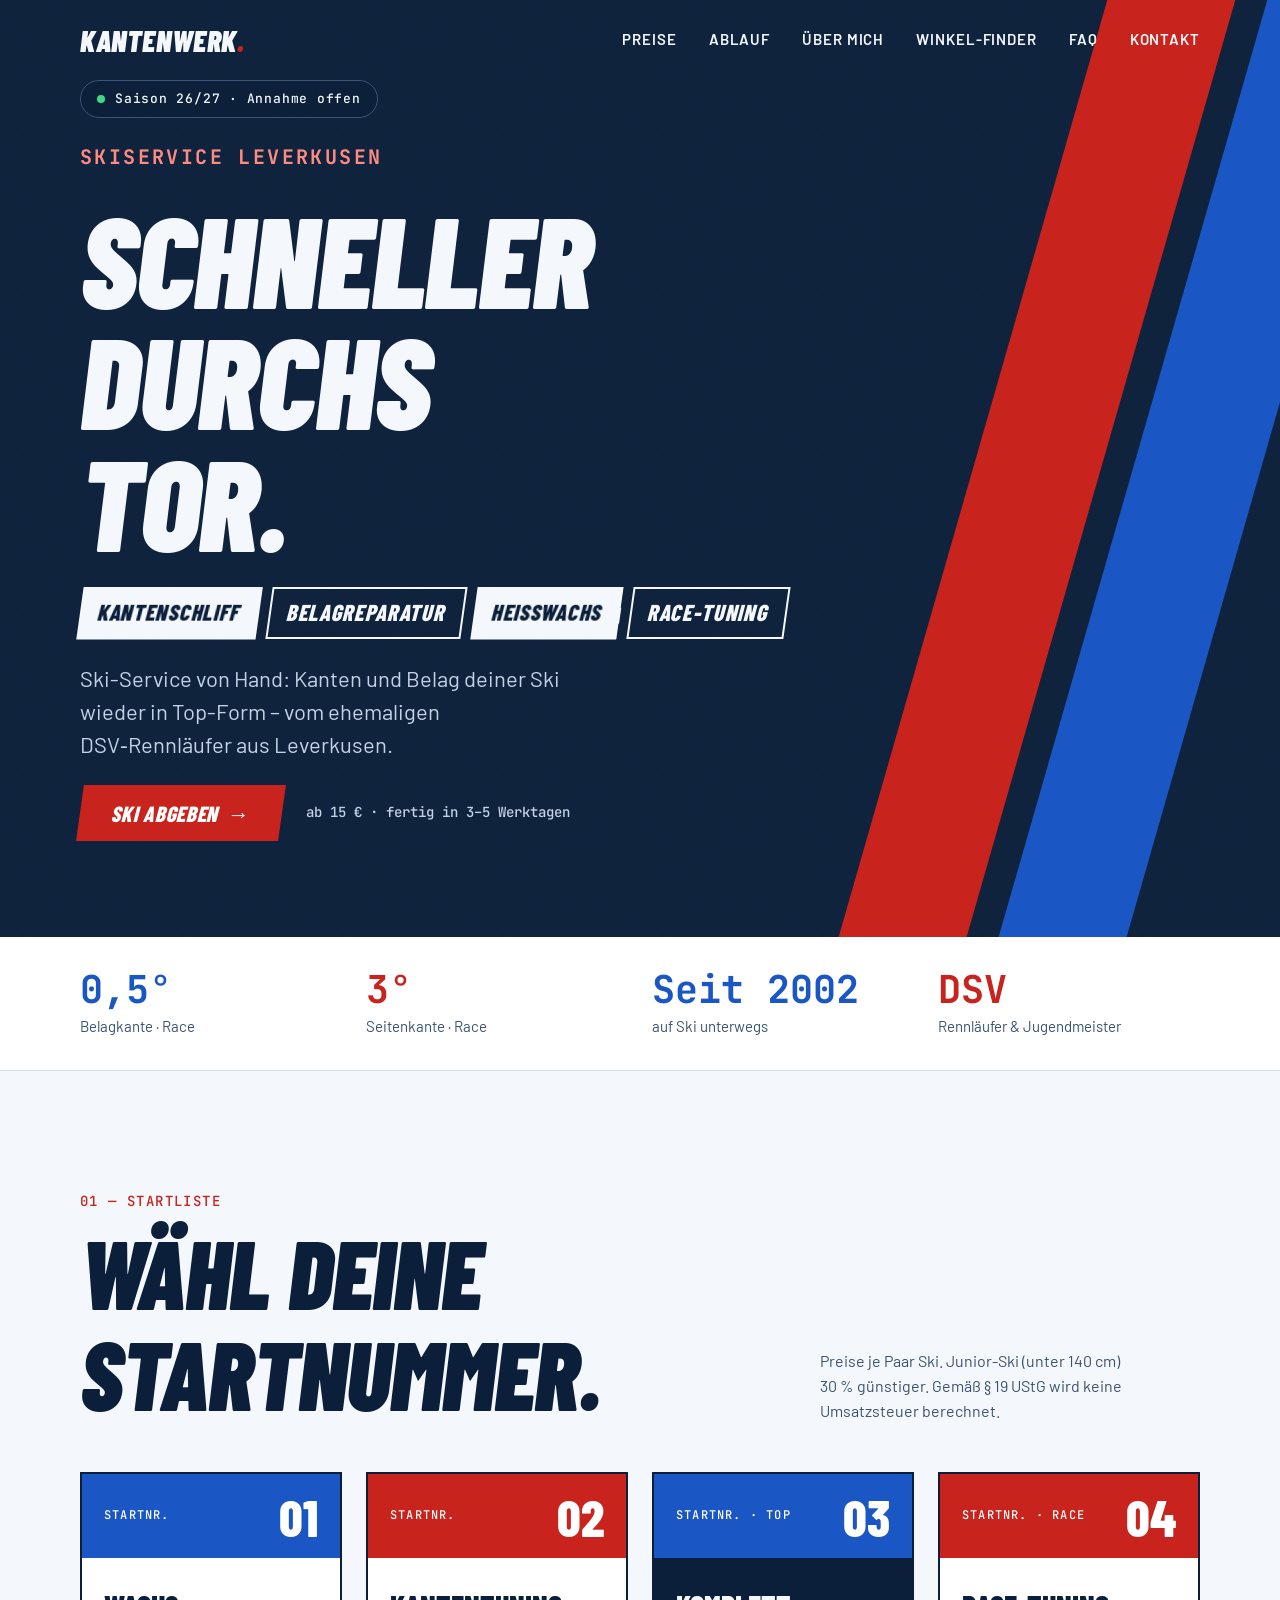
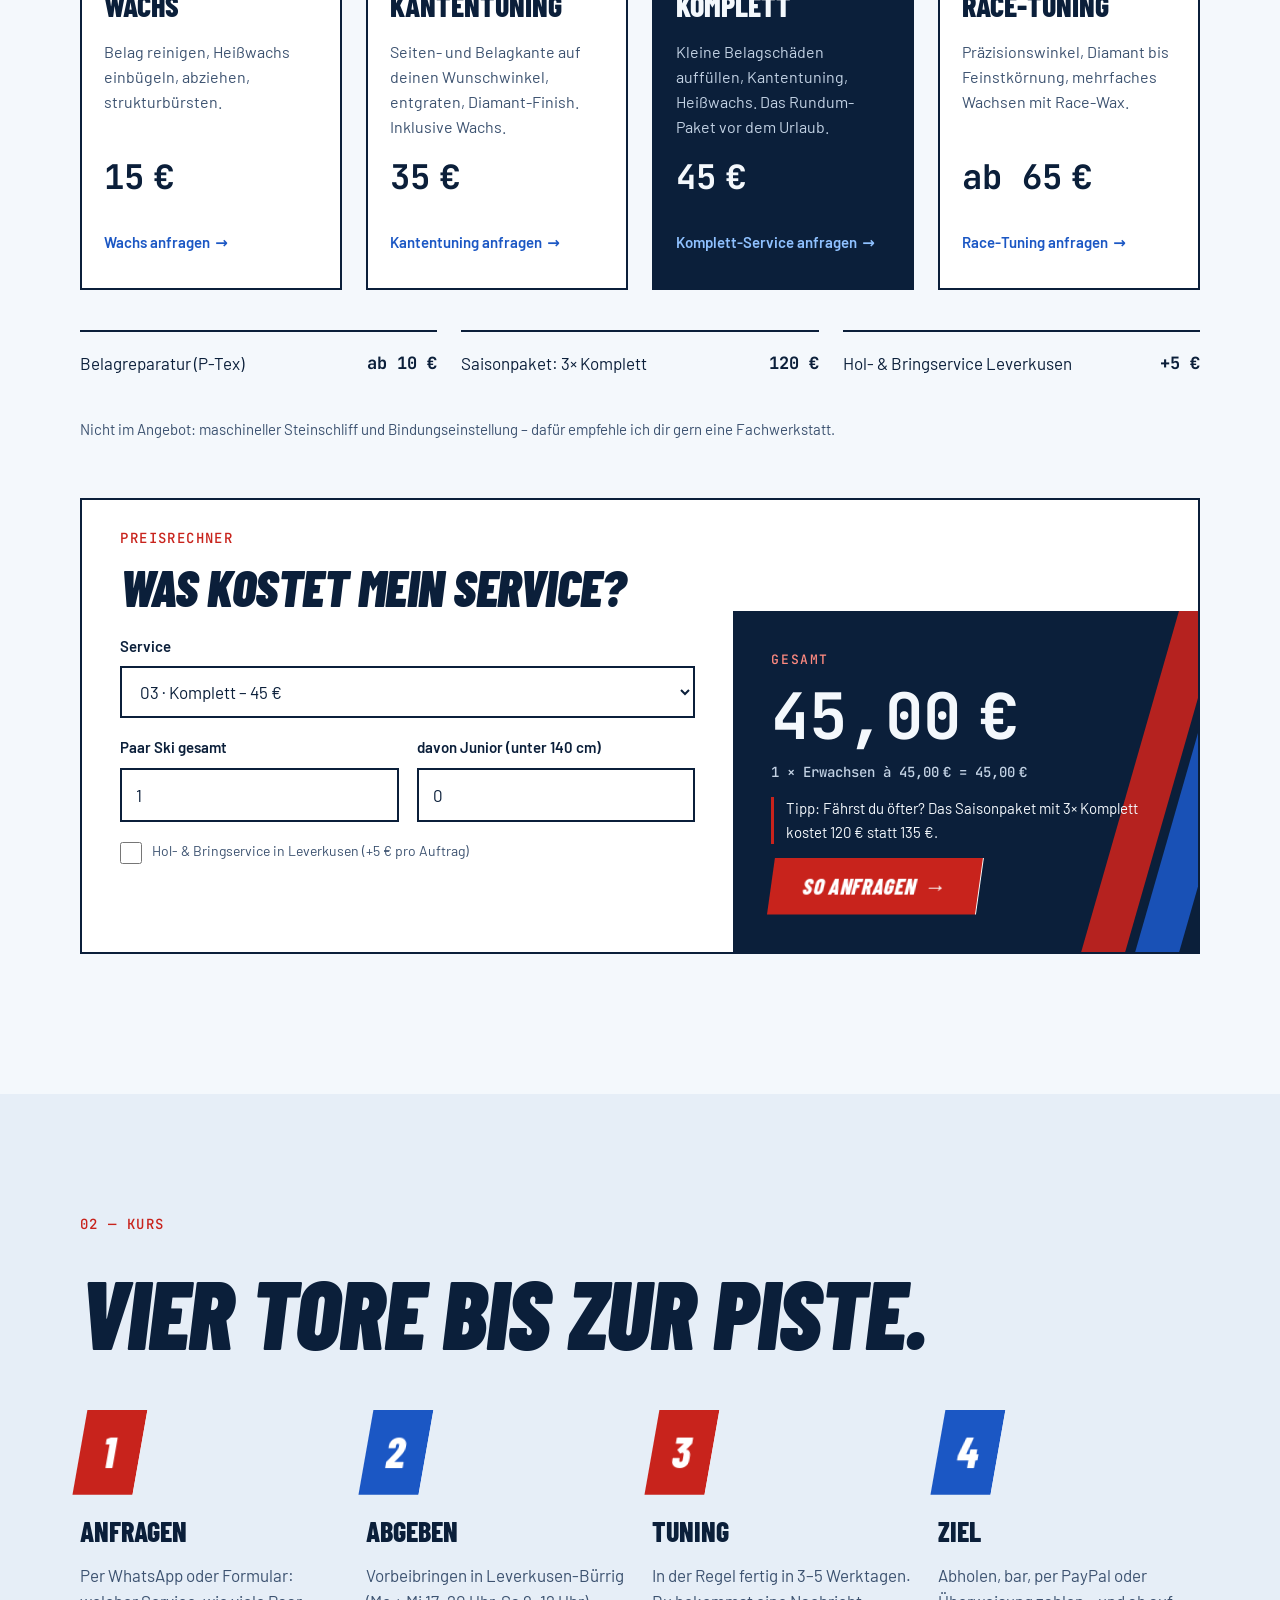
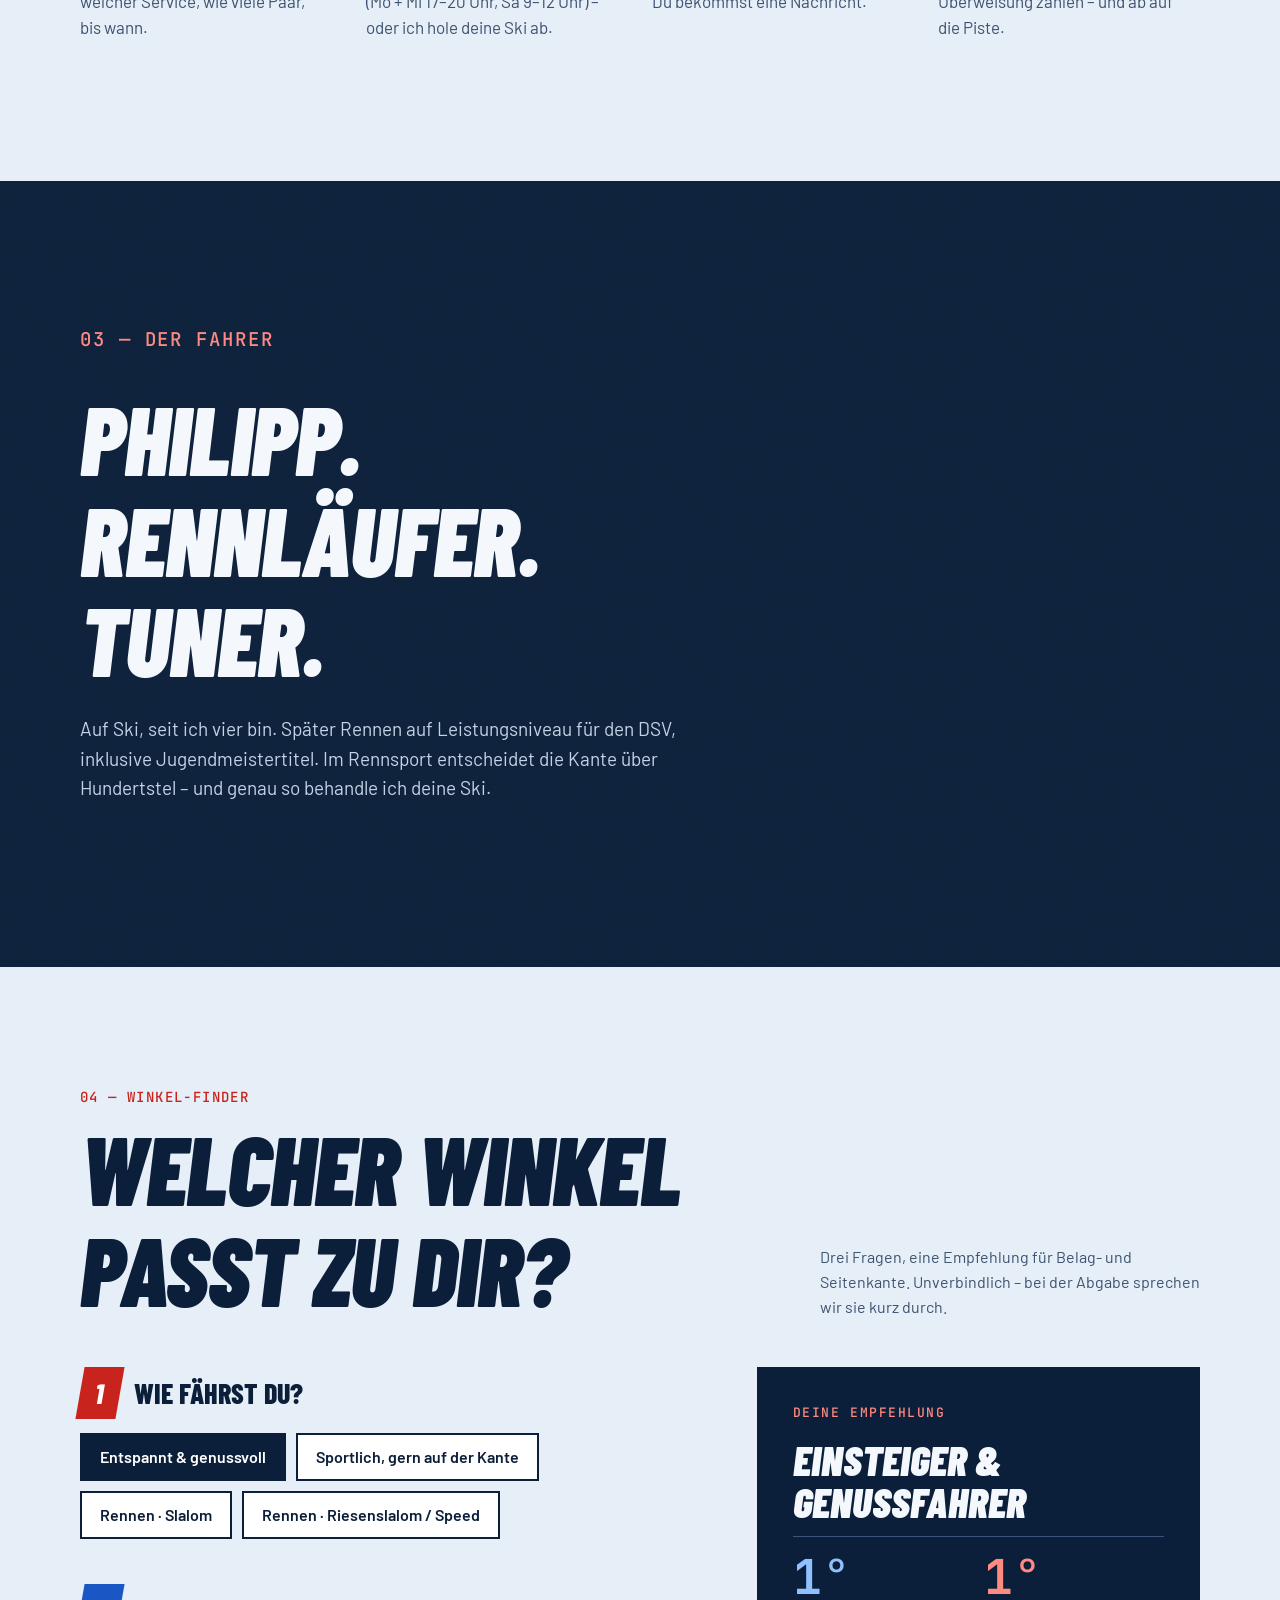
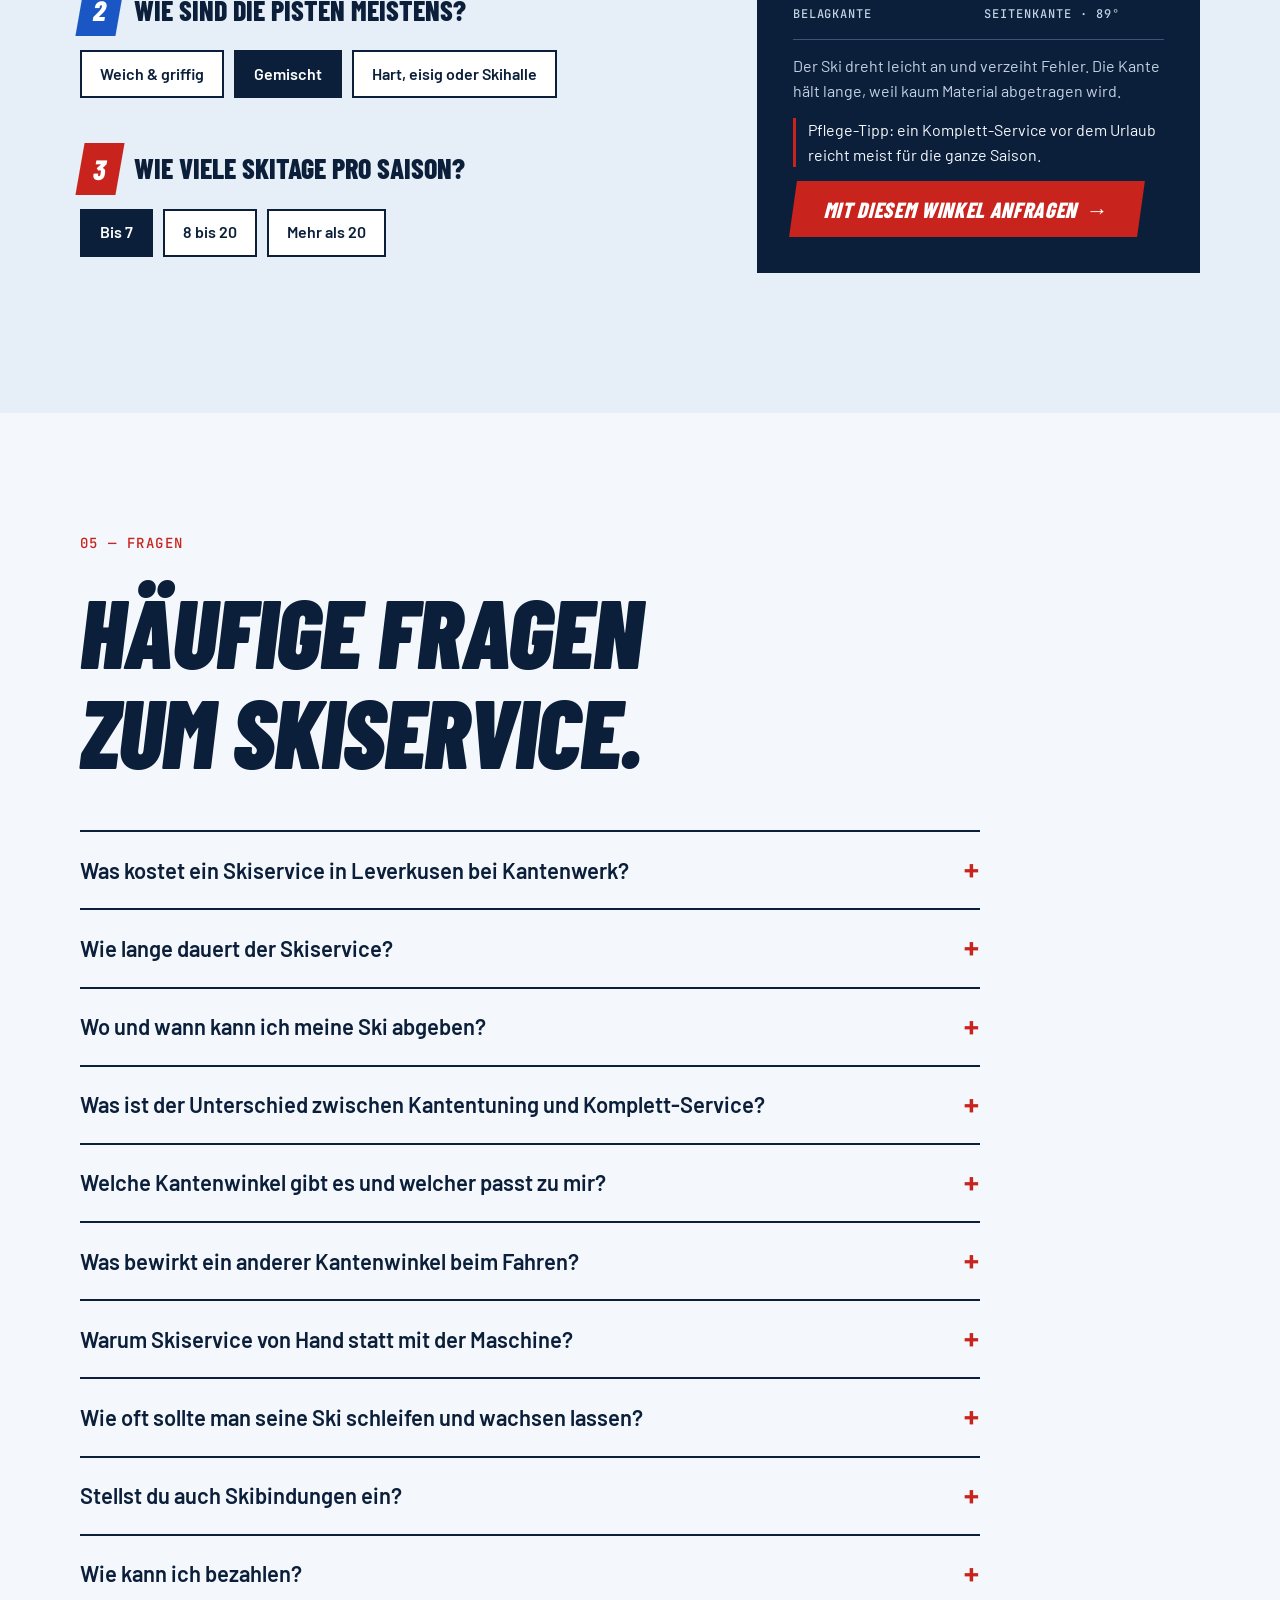
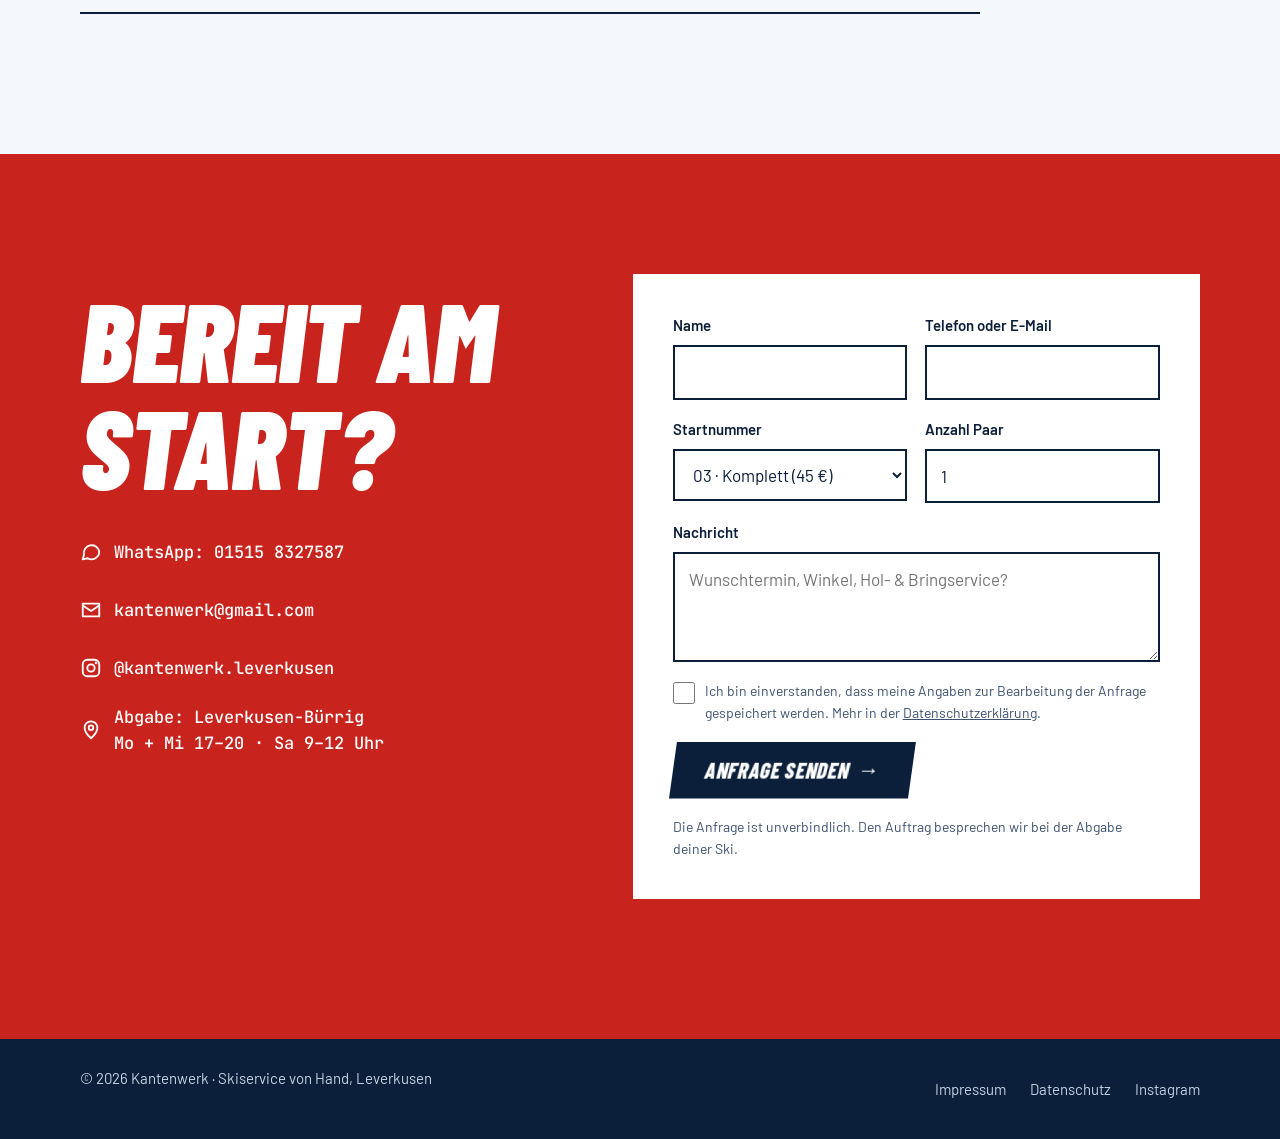
<file: index.html>
<!doctype html>
<html lang="de">
<head>
<meta charset="utf-8">
<meta name="viewport" content="width=device-width, initial-scale=1">
<title>Skiservice Leverkusen – Kantentuning von Hand | Kantenwerk</title>
<meta name="description" content="Skiservice von Hand in Leverkusen: Kantentuning, Wachs, Belagreparatur und Race-Tuning vom ehemaligen DSV-Rennläufer. Ab 15 € je Paar, Hol- und Bringservice.">
<meta name="theme-color" content="#0B1F3A">
<link rel="icon" href="favicon.svg" type="image/svg+xml">
<link rel="preload" href="fonts/barlow-condensed-latin-900-italic.woff2" as="font" type="font/woff2" crossorigin>
<link rel="stylesheet" href="style.css">
<meta property="og:title" content="Kantenwerk – Skiservice von Hand in Leverkusen">
<meta property="og:description" content="Ski-Service von Hand in Leverkusen: Kantenschliff, Belagreparatur, Heißwachs und Race-Tuning vom ehemaligen DSV-Rennläufer. Ab 15 € je Paar.">
<meta property="og:type" content="website">
<meta property="og:locale" content="de_DE">
<meta property="og:url" content="https://kantenwerk-leverkusen.de/">
<link rel="canonical" href="https://kantenwerk-leverkusen.de/">
<meta property="og:image" content="https://kantenwerk-leverkusen.de/og-image.png">
<meta property="og:image:width" content="1200">
<meta property="og:image:height" content="630">
<meta name="twitter:card" content="summary_large_image">
<meta name="geo.region" content="DE-NW">
<meta name="geo.placename" content="Leverkusen">
<script type="application/ld+json">{"@context": "https://schema.org", "@type": "LocalBusiness", "@id": "https://kantenwerk-leverkusen.de/#business", "name": "Kantenwerk – Skiservice Leverkusen", "description": "Skiservice von Hand in Leverkusen: Kantenschliff, Belagreparatur, Heißwachs und Race-Tuning vom ehemaligen DSV-Rennläufer.", "url": "https://kantenwerk-leverkusen.de/", "telephone": "+49 1515 8327587", "email": "kantenwerk@gmail.com", "image": "https://kantenwerk-leverkusen.de/og-image.png", "priceRange": "15–65 €", "address": {"@type": "PostalAddress", "streetAddress": "Alte Garten 9", "postalCode": "51371", "addressLocality": "Leverkusen", "addressRegion": "Nordrhein-Westfalen", "addressCountry": "DE"}, "areaServed": {"@type": "City", "name": "Leverkusen"}, "founder": {"@type": "Person", "name": "Philipp Mücke"}, "openingHoursSpecification": [{"@type": "OpeningHoursSpecification", "dayOfWeek": ["Monday", "Wednesday"], "opens": "17:00", "closes": "20:00"}, {"@type": "OpeningHoursSpecification", "dayOfWeek": "Saturday", "opens": "09:00", "closes": "12:00"}], "paymentAccepted": "Bargeld, PayPal, Überweisung", "currenciesAccepted": "EUR", "hasOfferCatalog": {"@type": "OfferCatalog", "name": "Skiservice", "itemListElement": [{"@type": "Offer", "name": "Wachs", "description": "Belag reinigen, Heißwachs, abziehen, strukturbürsten", "price": "15", "priceCurrency": "EUR", "itemOffered": {"@type": "Service", "name": "Wachs"}}, {"@type": "Offer", "name": "Kantentuning", "description": "Seiten- und Belagkante auf Wunschwinkel, Diamant-Finish, inkl. Wachs", "price": "35", "priceCurrency": "EUR", "itemOffered": {"@type": "Service", "name": "Kantentuning"}}, {"@type": "Offer", "name": "Komplett-Service", "description": "Belagreparatur, Kantentuning und Heißwachs", "price": "45", "priceCurrency": "EUR", "itemOffered": {"@type": "Service", "name": "Komplett-Service"}}, {"@type": "Offer", "name": "Race-Tuning", "description": "Präzisionswinkel, Diamant bis Feinstkörnung, Race-Wax (ab-Preis)", "price": "65", "priceCurrency": "EUR", "itemOffered": {"@type": "Service", "name": "Race-Tuning"}}]}, "sameAs": ["https://www.instagram.com/kantenwerk.leverkusen/"]}</script>
<script type="application/ld+json">{"@context": "https://schema.org", "@type": "FAQPage", "mainEntity": [{"@type": "Question", "name": "Was kostet ein Skiservice in Leverkusen bei Kantenwerk?", "acceptedAnswer": {"@type": "Answer", "text": "Wachs kostet 15 €, Kantentuning 35 € (inkl. Wachs), der Komplett-Service mit Belagreparatur, Kanten und Heißwachs 45 € und Race-Tuning ab 65 € je Paar. Junior-Ski unter 140 cm sind 30 % günstiger."}}, {"@type": "Question", "name": "Wie lange dauert der Skiservice?", "acceptedAnswer": {"@type": "Answer", "text": "In der Regel sind deine Ski nach 3–5 Werktagen fertig. Du bekommst eine Nachricht, sobald du sie abholen kannst."}}, {"@type": "Question", "name": "Wo und wann kann ich meine Ski abgeben?", "acceptedAnswer": {"@type": "Answer", "text": "In Leverkusen-Bürrig, montags und mittwochs von 17 bis 20 Uhr sowie samstags von 9 bis 12 Uhr. Innerhalb von Leverkusen hole ich deine Ski auf Wunsch für 5 € Aufpreis auch ab und bringe sie zurück."}}, {"@type": "Question", "name": "Was ist der Unterschied zwischen Kantentuning und Komplett-Service?", "acceptedAnswer": {"@type": "Answer", "text": "Beim Kantentuning werden Seiten- und Belagkante auf den gewünschten Winkel geschliffen, entgratet und mit Diamant poliert, danach wird gewachst. Beim Komplett-Service werden zusätzlich Kratzer und kleine Schäden im Belag mit P-Tex aufgefüllt und glatt abgezogen."}}, {"@type": "Question", "name": "Welche Kantenwinkel gibt es und welcher passt zu mir?", "acceptedAnswer": {"@type": "Answer", "text": "Beim Ski gibt es zwei Winkel: die Belagkante (Unterseite, meist 0,5–1°) und die Seitenkante (meist 1–4°, oft auch als 89° bis 86° angegeben; 3° entspricht 87°). Einsteiger und Genussfahrer: Belag 1°, Seite 1° (89°). Sportliche Freizeitfahrer und Allround: Belag 1°, Seite 2° (88°). Ambitionierte Carver auf harter Piste: Belag 0,5–0,7°, Seite 3° (87°). Slalom: Belag 0,5°, Seite 3–4° (87–86°). Riesenslalom und Speed: Belag 0,5–1°, Seite 2–3° (88–87°). Ohne Wunsch schleife ich nach der Herstellerangabe des Ski; auf Anfrage gibt es eine persönliche Empfehlung."}}, {"@type": "Question", "name": "Was bewirkt ein anderer Kantenwinkel beim Fahren?", "acceptedAnswer": {"@type": "Answer", "text": "Mehr Seitenkantenwinkel (z. B. 3° statt 1°) macht die Kante spitzer: Der Ski greift auf Eis und harter Piste deutlich besser und carvt sauberer, die Kante nutzt sich aber schneller ab und reagiert direkter auf Fahrfehler. Mehr Belagkantenwinkel (z. B. 1° statt 0,5°) hebt die Kante leicht an: Der Ski lässt sich leichter andrehen und wirkt gutmütiger. Weniger Belagkantenwinkel macht ihn direkter und aggressiver – ideal für geübte Fahrer, für Einsteiger eher zu hakelig."}}, {"@type": "Question", "name": "Warum Skiservice von Hand statt mit der Maschine?", "acceptedAnswer": {"@type": "Answer", "text": "Von Hand wird nur so viel Kante abgetragen wie nötig, und die Winkel werden genau auf deinen Fahrstil eingestellt. Das schont das Material und sorgt für präzisen Grip, besonders auf harter und eisiger Piste."}}, {"@type": "Question", "name": "Wie oft sollte man seine Ski schleifen und wachsen lassen?", "acceptedAnswer": {"@type": "Answer", "text": "Als Faustregel: Wachs nach etwa 3–5 Skitagen, Kanten nach etwa 5–7 Skitagen oder spätestens vor jeder Saison. Wer viel auf eisigen Pisten oder Rennen fährt, braucht häufiger Service."}}, {"@type": "Question", "name": "Stellst du auch Skibindungen ein?", "acceptedAnswer": {"@type": "Answer", "text": "Nein. Die Bindungseinstellung ist sicherheitsrelevant und gehört auf ein geprüftes Einstellgerät in einer Fachwerkstatt. Kantenwerk konzentriert sich auf Kanten, Belag und Wachs."}}, {"@type": "Question", "name": "Wie kann ich bezahlen?", "acceptedAnswer": {"@type": "Answer", "text": "Bar bei Abholung, per PayPal oder per Überweisung."}}]}</script>
</head>
<body>
<a class="skip" href="#inhalt">Zum Inhalt springen</a>

<header class="hero">
  <div class="gates" aria-hidden="true"><div class="gate r"></div><div class="gate b"></div></div>
  <div class="wrap nav">
    <a class="logo" href="#top" id="top">Kantenwerk<span>.</span></a>
    <nav aria-label="Hauptnavigation">
      <ul>
        <li><a href="#preise">Preise</a></li>
        <li><a href="#ablauf">Ablauf</a></li>
        <li><a href="#fahrer">Über mich</a></li>
        <li><a href="#winkel">Winkel-Finder</a></li>
        <li><a href="#faq">FAQ</a></li>
        <li><a href="#kontakt">Kontakt</a></li>
      </ul>
      <a class="nav-cta" href="#kontakt">Anfragen</a>
    </nav>
  </div>
  <div class="wrap hero-body">
    <div class="pill"><i></i>Saison 26/27 · Annahme offen</div>
    <div class="eyebrow">Skiservice Leverkusen</div>
    <h1 class="display"><span class="sr-only">Skiservice in Leverkusen: </span>Schneller durchs Tor.</h1>
    <ul class="chips">
      <li>Kantenschliff</li><li>Belagreparatur</li><li>Heißwachs</li><li>Race-Tuning</li>
    </ul>
    <p class="lead">Ski-Service von Hand: Kanten und Belag deiner Ski wieder in Top-Form – vom ehemaligen DSV&#8209;Rennläufer aus Leverkusen.</p>
    <div class="cta-row">
      <a class="btn btn-red" href="#kontakt">Ski abgeben <span class="arrow" aria-hidden="true">→</span></a>
      <small>ab 15 € · fertig in 3–5 Werktagen</small>
    </div>
  </div>
</header>

<main id="inhalt">

<section class="stats" aria-label="Auf einen Blick">
  <div class="wrap">
    <div class="stat"><b>0,5<span class="deg">°</span></b><span>Belagkante · Race</span></div>
    <div class="stat"><b>3<span class="deg">°</span></b><span>Seitenkante · Race</span></div>
    <div class="stat"><b>Seit 2002</b><span>auf Ski unterwegs</span></div>
    <div class="stat"><b>DSV</b><span>Rennläufer &amp; Jugendmeister</span></div>
  </div>
</section>

<section id="preise" class="block">
  <div class="wrap">
    <div class="block-head">
      <div>
        <p class="kicker">01 — Startliste</p>
        <h2 class="display h2">Wähl deine<br>Startnummer.</h2>
      </div>
      <p>Preise je Paar Ski. Junior-Ski (unter 140 cm) 30 % günstiger. Gemäß § 19 UStG wird keine Umsatzsteuer berechnet.</p>
    </div>
    <div class="bibs">
      <article class="bib">
        <div class="bib-top"><span>STARTNR.</span><strong>01</strong></div>
        <div class="bib-body"><h3>Wachs</h3><p>Belag reinigen, Heißwachs einbügeln, abziehen, strukturbürsten.</p><div class="price">15&#8239;€</div><a class="bib-cta" href="#kontakt" data-service="01 · Wachs (15 €)">Wachs anfragen <span class="arrow" aria-hidden="true">→</span></a></div>
      </article>
      <article class="bib">
        <div class="bib-top"><span>STARTNR.</span><strong>02</strong></div>
        <div class="bib-body"><h3>Kantentuning</h3><p>Seiten- und Belagkante auf deinen Wunschwinkel, entgraten, Diamant-Finish. Inklusive Wachs.</p><div class="price">35&#8239;€</div><a class="bib-cta" href="#kontakt" data-service="02 · Kantentuning (35 €)">Kantentuning anfragen <span class="arrow" aria-hidden="true">→</span></a></div>
      </article>
      <article class="bib dark">
        <div class="bib-top"><span>STARTNR. · TOP</span><strong>03</strong></div>
        <div class="bib-body"><h3>Komplett</h3><p>Kleine Belagschäden auffüllen, Kantentuning, Heißwachs. Das Rundum-Paket vor dem Urlaub.</p><div class="price">45&#8239;€</div><a class="bib-cta" href="#kontakt" data-service="03 · Komplett (45 €)">Komplett-Service anfragen <span class="arrow" aria-hidden="true">→</span></a></div>
      </article>
      <article class="bib">
        <div class="bib-top"><span>STARTNR. · RACE</span><strong>04</strong></div>
        <div class="bib-body"><h3>Race-Tuning</h3><p>Präzisionswinkel, Diamant bis Feinstkörnung, mehrfaches Wachsen mit Race-Wax.</p><div class="price">ab 65&#8239;€</div><a class="bib-cta" href="#kontakt" data-service="04 · Race-Tuning (ab 65 €)">Race-Tuning anfragen <span class="arrow" aria-hidden="true">→</span></a></div>
      </article>
    </div>
    <div class="extras">
      <div><span>Belagreparatur (P-Tex)</span><b>ab 10 €</b></div>
      <div><span>Saisonpaket: 3× Komplett</span><b>120 €</b></div>
      <div><span>Hol- &amp; Bringservice Leverkusen</span><b>+5 €</b></div>
    </div>
    <p class="fineprint">Nicht im Angebot: maschineller Steinschliff und Bindungseinstellung – dafür empfehle ich dir gern eine Fachwerkstatt.</p>

    <div class="calc" id="rechner" hidden>
      <div class="calc-head">
        <p class="kicker">Preisrechner</p>
        <h3 class="display calc-title">Was kostet mein Service?</h3>
      </div>
      <div class="calc-form" role="group" aria-label="Preisrechner">
        <label>Service
          <select id="calc-service">
            <option value="wachs" data-price="15" data-option="01 · Wachs (15 €)">01 · Wachs – 15 €</option>
            <option value="kanten" data-price="35" data-option="02 · Kantentuning (35 €)">02 · Kantentuning – 35 €</option>
            <option value="komplett" data-price="45" data-option="03 · Komplett (45 €)" selected>03 · Komplett – 45 €</option>
            <option value="race" data-price="65" data-option="04 · Race-Tuning (ab 65 €)" data-ab="1">04 · Race-Tuning – ab 65 €</option>
          </select>
        </label>
        <div class="calc-row">
          <label>Paar Ski gesamt<input type="number" id="calc-paar" min="1" max="30" value="1" inputmode="numeric"></label>
          <label>davon Junior (unter 140 cm)<input type="number" id="calc-junior" min="0" max="30" value="0" inputmode="numeric"></label>
        </div>
        <label class="consent calc-check"><input type="checkbox" id="calc-hol"><span>Hol- &amp; Bringservice in Leverkusen (+5 € pro Auftrag)</span></label>
      </div>
      <div class="calc-result" aria-live="polite">
        <span class="calc-label">Gesamt</span>
        <output id="calc-total" class="calc-total">45,00&#8239;€</output>
        <ul id="calc-lines" class="calc-lines"></ul>
        <p id="calc-tip" class="calc-tip" hidden></p>
        <a class="btn btn-red" id="calc-cta" href="#kontakt">So anfragen <span class="arrow" aria-hidden="true">→</span></a>
      </div>
    </div>
  </div>
</section>

<section id="ablauf" class="block ice">
  <div class="wrap">
    <p class="kicker">02 — Kurs</p>
    <h2 class="display h2">Vier Tore bis zur Piste.</h2>
    <ol class="steps">
      <li class="step"><div class="flag" aria-hidden="true">1</div><h3>Anfragen</h3><p>Per WhatsApp oder Formular: welcher Service, wie viele Paar, bis wann.</p></li>
      <li class="step"><div class="flag" aria-hidden="true">2</div><h3>Abgeben</h3><p>Vorbeibringen in Leverkusen-Bürrig (Mo + Mi 17–20 Uhr, Sa 9–12 Uhr) – oder ich hole deine Ski ab.</p></li>
      <li class="step"><div class="flag" aria-hidden="true">3</div><h3>Tuning</h3><p>In der Regel fertig in 3–5 Werktagen. Du bekommst eine Nachricht.</p></li>
      <li class="step"><div class="flag" aria-hidden="true">4</div><h3>Ziel</h3><p>Abholen, bar, per PayPal oder Überweisung zahlen – und ab auf die Piste.</p></li>
    </ol>
  </div>
</section>

<section id="fahrer" class="block driver">
  <div class="wrap">
    <div>
      <p class="kicker">03 — Der Fahrer</p>
      <h2 class="display h2">Philipp.<br>Rennläufer.<br>Tuner.</h2>
      <p>Auf Ski, seit ich vier bin. Später Rennen auf Leistungsniveau für den DSV, inklusive Jugendmeistertitel. Im Rennsport entscheidet die Kante über Hundertstel – und genau so behandle ich deine Ski.</p>
      <!-- ERFOLGE (einblenden, sobald vorhanden):
      <div class="results">
        <div><span>[JAHR]</span><span>[MEISTERTITEL / DISZIPLIN]</span></div>
        <div><span>[JAHR]</span><span>[ERFOLG / KADER]</span></div>
      </div> -->
    </div>
    <!-- FOTO (einblenden, sobald vorhanden):
    <div class="photo">
       Foto einfügen: <img src="bilder/philipp.jpg" alt="Philipp beim Rennen im Slalomtor" width="800" height="1000" loading="lazy"> 
      [FOTO: Philipp im Rennanzug]
    </div> -->
  </div>
</section>

<section id="winkel" class="block ice">
  <div class="wrap">
    <div class="block-head">
      <div>
        <p class="kicker">04 — Winkel-Finder</p>
        <h2 class="display h2">Welcher Winkel<br>passt zu dir?</h2>
      </div>
      <p>Drei Fragen, eine Empfehlung für Belag- und Seitenkante. Unverbindlich – bei der Abgabe sprechen wir sie kurz durch.</p>
    </div>
    <div class="finder" id="finder" role="group" aria-label="Winkel-Finder" hidden>
      <fieldset>
        <legend><span>1</span>Wie fährst du?</legend>
        <div class="pills">
          <label><input type="radio" name="stil" value="0" checked><span>Entspannt &amp; genussvoll</span></label>
          <label><input type="radio" name="stil" value="2"><span>Sportlich, gern auf der Kante</span></label>
          <label><input type="radio" name="stil" value="sl"><span>Rennen · Slalom</span></label>
          <label><input type="radio" name="stil" value="rs"><span>Rennen · Riesenslalom / Speed</span></label>
        </div>
      </fieldset>
      <fieldset>
        <legend><span>2</span>Wie sind die Pisten meistens?</legend>
        <div class="pills">
          <label><input type="radio" name="schnee" value="0"><span>Weich &amp; griffig</span></label>
          <label><input type="radio" name="schnee" value="1" checked><span>Gemischt</span></label>
          <label><input type="radio" name="schnee" value="2"><span>Hart, eisig oder Skihalle</span></label>
        </div>
      </fieldset>
      <fieldset>
        <legend><span>3</span>Wie viele Skitage pro Saison?</legend>
        <div class="pills">
          <label><input type="radio" name="tage" value="0" checked><span>Bis 7</span></label>
          <label><input type="radio" name="tage" value="1"><span>8 bis 20</span></label>
          <label><input type="radio" name="tage" value="2"><span>Mehr als 20</span></label>
        </div>
      </fieldset>
      <div class="finder-result" aria-live="polite">
        <span class="calc-label">Deine Empfehlung</span>
        <p id="finder-profil" class="finder-profil">Sportlich &amp; Allround</p>
        <div class="finder-vals">
          <div><b id="finder-belag" class="vb">1°</b><span>Belagkante</span></div>
          <div><b id="finder-seite" class="vs">2°</b><span id="finder-grad">Seitenkante · 88°</span></div>
        </div>
        <p id="finder-text" class="finder-text"></p>
        <p id="finder-tipp" class="finder-text finder-tipp"></p>
        <a class="btn btn-red" id="finder-cta" href="#kontakt">Mit diesem Winkel anfragen <span class="arrow" aria-hidden="true">→</span></a>
      </div>
    </div>
    <noscript><p>Der Winkel-Finder braucht JavaScript. Die Übersicht der Winkel findest du in den <a href="#faq">häufigen Fragen</a>.</p></noscript>
  </div>
</section>

<section id="faq" class="block">
  <div class="wrap">
    <p class="kicker">05 — Fragen</p>
    <h2 class="display h2">Häufige Fragen zum Skiservice.</h2>
    <div class="faqs">
      <details class="faq"><summary>Was kostet ein Skiservice in Leverkusen bei Kantenwerk?</summary><p>Wachs kostet 15 €, Kantentuning 35 € (inkl. Wachs), der Komplett-Service mit Belagreparatur, Kanten und Heißwachs 45 € und Race-Tuning ab 65 € je Paar. Junior-Ski unter 140 cm sind 30&nbsp;% günstiger.</p></details>
      <details class="faq"><summary>Wie lange dauert der Skiservice?</summary><p>In der Regel sind deine Ski nach 3–5 Werktagen fertig. Du bekommst eine Nachricht, sobald du sie abholen kannst.</p></details>
      <details class="faq"><summary>Wo und wann kann ich meine Ski abgeben?</summary><p>In Leverkusen-Bürrig, montags und mittwochs von 17 bis 20 Uhr sowie samstags von 9 bis 12 Uhr. Innerhalb von Leverkusen hole ich deine Ski auf Wunsch für 5 € Aufpreis auch ab und bringe sie zurück.</p></details>
      <details class="faq"><summary>Was ist der Unterschied zwischen Kantentuning und Komplett-Service?</summary><p>Beim Kantentuning werden Seiten- und Belagkante auf den gewünschten Winkel geschliffen, entgratet und mit Diamant poliert, danach wird gewachst. Beim Komplett-Service werden zusätzlich Kratzer und kleine Schäden im Belag mit P-Tex aufgefüllt und glatt abgezogen.</p></details>
      <details class="faq"><summary>Welche Kantenwinkel gibt es und welcher passt zu mir?</summary><p>Beim Ski gibt es zwei Winkel: die <strong>Belagkante</strong> (Unterseite, meist 0,5–1<span class="deg">°</span>) und die <strong>Seitenkante</strong> (meist 1–4<span class="deg">°</span>, oft auch als 89<span class="deg">°</span> bis 86<span class="deg">°</span> angegeben – 3<span class="deg">°</span> entspricht 87<span class="deg">°</span>). Grobe Orientierung:</p><div class="angles"><div class="acard"><h4>Einsteiger &amp; Genussfahrer</h4><div class="vals"><div><b class="vb">1<span class="deg">°</span></b><span>Belag</span></div><div><b class="vs">1<span class="deg">°</span></b><span>Seite · 89<span class="deg">°</span></span></div></div><p>Dreht leicht, verzeiht Fehler</p></div><div class="acard"><h4>Sportlich &amp; Allround</h4><div class="vals"><div><b class="vb">1<span class="deg">°</span></b><span>Belag</span></div><div><b class="vs">2<span class="deg">°</span></b><span>Seite · 88<span class="deg">°</span></span></div></div><p>Guter Mix aus Grip und Haltbarkeit</p></div><div class="acard"><h4>Ambitionierte Carver</h4><div class="vals"><div><b class="vb">0,5–0,7<span class="deg">°</span></b><span>Belag</span></div><div><b class="vs">3<span class="deg">°</span></b><span>Seite · 87<span class="deg">°</span></span></div></div><p>Viel Grip auf harter, eisiger Piste</p></div><div class="acard"><h4>Slalom</h4><div class="vals"><div><b class="vb">0,5<span class="deg">°</span></b><span>Belag</span></div><div><b class="vs">3–4<span class="deg">°</span></b><span>Seite · 87–86<span class="deg">°</span></span></div></div><p>Maximal direkt und bissig</p></div><div class="acard"><h4>Riesenslalom &amp; Speed</h4><div class="vals"><div><b class="vb">0,5–1<span class="deg">°</span></b><span>Belag</span></div><div><b class="vs">2–3<span class="deg">°</span></b><span>Seite · 88–87<span class="deg">°</span></span></div></div><p>Stabil bei hohem Tempo</p></div></div><p>Ohne Wunsch schleife ich nach der Herstellerangabe deines Ski. Wenn du unsicher bist, schreib mir, wie und wo du fährst – dann empfehle ich dir den passenden Winkel.</p></details>
      <details class="faq"><summary>Was bewirkt ein anderer Kantenwinkel beim Fahren?</summary><p>Mehr Seitenkantenwinkel (z. B. 3<span class="deg">°</span> statt 1<span class="deg">°</span>) macht die Kante spitzer: Der Ski greift auf Eis und harter Piste deutlich besser und carvt sauberer, die Kante nutzt sich aber schneller ab und reagiert direkter auf Fahrfehler. Mehr Belagkantenwinkel (z. B. 1<span class="deg">°</span> statt 0,5<span class="deg">°</span>) hebt die Kante leicht an: Der Ski lässt sich leichter andrehen und wirkt gutmütiger. Weniger Belagkantenwinkel macht ihn direkter und aggressiver – ideal für geübte Fahrer, für Einsteiger eher zu hakelig.</p></details>
      <details class="faq"><summary>Warum Skiservice von Hand statt mit der Maschine?</summary><p>Von Hand wird nur so viel Kante abgetragen wie nötig, und die Winkel werden genau auf deinen Fahrstil eingestellt. Das schont das Material und sorgt für präzisen Grip, besonders auf harter und eisiger Piste.</p></details>
      <details class="faq"><summary>Wie oft sollte man seine Ski schleifen und wachsen lassen?</summary><p>Als Faustregel: Wachs nach etwa 3–5 Skitagen, Kanten nach etwa 5–7 Skitagen oder spätestens vor jeder Saison. Wer viel auf eisigen Pisten oder Rennen fährt, braucht häufiger Service.</p></details>
      <details class="faq"><summary>Stellst du auch Skibindungen ein?</summary><p>Nein. Die Bindungseinstellung ist sicherheitsrelevant und gehört auf ein geprüftes Einstellgerät in einer Fachwerkstatt. Kantenwerk konzentriert sich auf Kanten, Belag und Wachs.</p></details>
      <details class="faq"><summary>Wie kann ich bezahlen?</summary><p>Bar bei Abholung, per PayPal oder per Überweisung.</p></details>
    </div>
  </div>
</section>

<section id="kontakt" class="block contact">
  <div class="wrap">
    <div>
      <h2 class="display">Bereit am Start?</h2>
      <div class="channels">
        <a href="https://wa.me/4915158327587">
          <svg width="22" height="22" viewBox="0 0 24 24" fill="none" stroke="currentColor" stroke-width="2" stroke-linecap="round" stroke-linejoin="round" aria-hidden="true"><path d="M21 11.5a8.4 8.4 0 0 1-12.6 7.3L3 20l1.3-5.1A8.4 8.4 0 1 1 21 11.5z"></path></svg>
          WhatsApp: 01515 8327587
        </a>
        <a href="mailto:kantenwerk@gmail.com">
          <svg width="22" height="22" viewBox="0 0 24 24" fill="none" stroke="currentColor" stroke-width="2" stroke-linecap="round" stroke-linejoin="round" aria-hidden="true"><rect x="3" y="5" width="18" height="14"></rect><path d="m3 7 9 6 9-6"></path></svg>
          kantenwerk@gmail.com
        </a>
        <a href="https://www.instagram.com/kantenwerk.leverkusen/">
          <svg width="22" height="22" viewBox="0 0 24 24" fill="none" stroke="currentColor" stroke-width="2" stroke-linecap="round" stroke-linejoin="round" aria-hidden="true"><rect x="3" y="3" width="18" height="18" rx="5"></rect><circle cx="12" cy="12" r="4"></circle><circle cx="17.5" cy="6.5" r="0.5" fill="currentColor"></circle></svg>
          @kantenwerk.leverkusen
        </a>
        <span class="channel">
          <svg width="22" height="22" viewBox="0 0 24 24" fill="none" stroke="currentColor" stroke-width="2" stroke-linecap="round" stroke-linejoin="round" aria-hidden="true"><path d="M12 21s-7-6.1-7-11.5A7 7 0 0 1 19 9.5C19 14.9 12 21 12 21z"></path><circle cx="12" cy="9.5" r="2.5"></circle></svg>
          <span>Abgabe: Leverkusen-Bürrig<br>Mo + Mi 17–20 · Sa 9–12 Uhr</span>
        </span>
      </div>
    </div>

    <!-- Formular läuft über Netlify Forms (kostenlos bis 100 Anfragen/Monat). Anfragen kommen per Mail. -->
    <form name="anfrage" method="POST" action="danke.html" data-netlify="true" netlify-honeypot="bot-field">
      <input type="hidden" name="form-name" value="anfrage">
      <p class="hp" aria-hidden="true"><label>Nicht ausfüllen <input type="text" name="bot-field" tabindex="-1" autocomplete="off"></label></p>
      <div class="row2">
        <label>Name<input type="text" name="name" autocomplete="name" required minlength="2"><span class="field-hint">Bitte gib deinen Namen an.</span></label>
        <label>Telefon oder E-Mail<input type="text" name="kontakt" autocomplete="email" required minlength="5"><span class="field-hint">Wie kann ich dich erreichen? Telefonnummer oder E-Mail.</span></label>
      </div>
      <div class="row2">
        <label>Startnummer
          <select name="service">
            <option>03 · Komplett (45 €)</option>
            <option>02 · Kantentuning (35 €)</option>
            <option>01 · Wachs (15 €)</option>
            <option>04 · Race-Tuning (ab 65 €)</option>
            <option>Saisonpaket 3× Komplett (120 €)</option>
            <option>Weiß ich noch nicht</option>
          </select>
        </label>
        <label>Anzahl Paar<input type="number" name="paar" min="1" max="30" value="1" inputmode="numeric"></label>
      </div>
      <label>Nachricht<textarea name="nachricht" placeholder="Wunschtermin, Winkel, Hol- & Bringservice?"></textarea></label>
      <label class="consent"><input type="checkbox" name="datenschutz" required><span>Ich bin einverstanden, dass meine Angaben zur Bearbeitung der Anfrage gespeichert werden. Mehr in der <a href="datenschutz.html">Datenschutzerklärung</a>.</span></label>
      <button class="btn btn-navy" type="submit">Anfrage senden <span class="arrow" aria-hidden="true">→</span></button>
      <p class="formnote">Die Anfrage ist unverbindlich. Den Auftrag besprechen wir bei der Abgabe deiner Ski.</p>
    </form>
  </div>
</section>

</main>

<footer>
  <div class="wrap">
    <span>© 2026 Kantenwerk · Skiservice von Hand, Leverkusen</span>
    <nav aria-label="Rechtliches">
      <a href="impressum.html">Impressum</a>
      <a href="datenschutz.html">Datenschutz</a>
      <a href="https://www.instagram.com/kantenwerk.leverkusen/" rel="me">Instagram</a>
    </nav>
  </div>
</footer>
<script>
(function () {
  var form = {
    service: document.querySelector('select[name="service"]'),
    paar: document.querySelector('input[name="paar"]'),
    nachricht: document.querySelector('textarea[name="nachricht"]')
  };
  var euro = function (n) { return n.toFixed(2).replace('.', ',') + '\u202f€'; };
  function prefill(option, paar, text) {
    if (option && form.service) form.service.value = option;
    if (paar && form.paar) form.paar.value = paar;
    if (text && form.nachricht) {
      form.nachricht.value = form.nachricht.value.trim() ? form.nachricht.value.trim() + '\n' + text : text;
    }
  }

  /* ===== Preisrechner ===== */
  var calc = document.getElementById('rechner');
  if (calc) {
    calc.hidden = false;
    var sel = document.getElementById('calc-service'), paar = document.getElementById('calc-paar'),
        junior = document.getElementById('calc-junior'), hol = document.getElementById('calc-hol'),
        total = document.getElementById('calc-total'), lines = document.getElementById('calc-lines'),
        tip = document.getElementById('calc-tip'), cta = document.getElementById('calc-cta');
    var JUNIOR = 0.7, HOL = 5;
    var state = {};
    function clamp(el, min, max) {
      var v = parseInt(el.value, 10); if (isNaN(v)) v = min;
      v = Math.max(min, Math.min(max, v)); return v;
    }
    function update() {
      var o = sel.options[sel.selectedIndex], price = parseFloat(o.dataset.price), ab = !!o.dataset.ab;
      var p = clamp(paar, 1, 30), j = Math.min(clamp(junior, 0, 30), p), e = p - j;
      junior.max = p;
      if (junior.value !== '' && +junior.value > p) junior.value = j;
      var sum = e * price + j * price * JUNIOR + (hol.checked ? HOL : 0);
      total.textContent = (ab ? 'ab ' : '') + euro(sum);
      var rows = [];
      if (e) rows.push(e + ' × Erwachsen à ' + euro(price) + ' = ' + euro(e * price));
      if (j) rows.push(j + ' × Junior à ' + euro(price * JUNIOR) + ' = ' + euro(j * price * JUNIOR));
      if (hol.checked) rows.push('Hol- & Bringservice = ' + euro(HOL));
      lines.innerHTML = '';
      rows.forEach(function (t) { var li = document.createElement('li'); li.textContent = t; lines.appendChild(li); });
      var showTip = o.value === 'komplett' && e >= 1 && p === 1;
      tip.hidden = !showTip;
      if (showTip) tip.textContent = 'Tipp: Fährst du öfter? Das Saisonpaket mit 3× Komplett kostet 120 € statt 135 €.';
      state = { option: o.dataset.option, paar: p,
        text: 'Preisrechner: ' + p + ' Paar' + (j ? ' (davon ' + j + ' Junior)' : '') +
              (hol.checked ? ', mit Hol- & Bringservice' : '') + ' – ' + total.textContent };
    }
    [sel, paar, junior, hol].forEach(function (el) { el.addEventListener('input', update); el.addEventListener('change', update); });
    [paar, junior].forEach(function (el) { el.addEventListener('change', function () {
      var lo = el === paar ? 1 : 0, hi = el === paar ? 30 : (+junior.max || 30);
      el.value = Math.min(Math.max(parseInt(el.value, 10) || lo, lo), hi); update();
    }); });
    cta.addEventListener('click', function () { prefill(state.option, state.paar, state.text); });
    update();
  }

  /* ===== Winkel-Finder (Werte wie in der FAQ) ===== */
  var finder = document.getElementById('finder');
  if (finder) {
    finder.hidden = false;
    var PROFILE = {
      einsteiger: { name: 'Einsteiger & Genussfahrer', belag: '1°', seite: '1°', grad: '89°',
        text: 'Der Ski dreht leicht an und verzeiht Fehler. Die Kante hält lange, weil kaum Material abgetragen wird.' },
      allround: { name: 'Sportlich & Allround', belag: '1°', seite: '2°', grad: '88°',
        text: 'Der gute Mittelweg: spürbar mehr Grip in der Kurve, trotzdem gutmütig und haltbar.' },
      carver: { name: 'Ambitionierte Carver', belag: '0,5–0,7°', seite: '3°', grad: '87°',
        text: 'Viel Biss auf harter und eisiger Piste. Der Ski reagiert direkter – genau richtig, wenn du sauber auf der Kante fährst.' },
      slalom: { name: 'Slalom', belag: '0,5°', seite: '3–4°', grad: '87–86°',
        text: 'Maximal direkt und bissig für kurze Radien. Diese Winkel brauchen regelmäßige Pflege.' },
      rs: { name: 'Riesenslalom & Speed', belag: '0,5–1°', seite: '2–3°', grad: '88–87°',
        text: 'Stabil bei hohem Tempo und langen Schwüngen, ohne zu früh zu greifen.' }
    };
    var out = {
      profil: document.getElementById('finder-profil'), belag: document.getElementById('finder-belag'),
      seite: document.getElementById('finder-seite'), grad: document.getElementById('finder-grad'),
      text: document.getElementById('finder-text'), tipp: document.getElementById('finder-tipp'),
      cta: document.getElementById('finder-cta')
    };
    var current;
    function val(name) { var r = finder.querySelector('input[name="' + name + '"]:checked'); return r ? r.value : '0'; }
    function evaluate() {
      var stil = val('stil'), schnee = +val('schnee'), tage = +val('tage'), key;
      if (stil === 'sl') key = 'slalom';
      else if (stil === 'rs') key = 'rs';
      else {
        var score = +stil + schnee + Math.min(tage, 1);
        key = score <= 1 ? 'einsteiger' : score <= 3 ? 'allround' : 'carver';
      }
      current = PROFILE[key];
      out.profil.textContent = current.name;
      out.belag.textContent = current.belag;
      out.seite.textContent = current.seite;
      out.grad.textContent = 'Seitenkante · ' + current.grad;
      out.text.textContent = current.text;
      out.tipp.textContent = tage === 2 || key === 'slalom' || key === 'rs'
        ? 'Bei so vielen Skitagen: Kanten etwa alle 5–7 Tage nachschleifen lassen – das Saisonpaket (3× Komplett, 120 €) lohnt sich.'
        : tage === 1 ? 'Pflege-Tipp: einmal vor der Saison Komplett, zur Saisonmitte Kanten nachschärfen.'
        : 'Pflege-Tipp: ein Komplett-Service vor dem Urlaub reicht meist für die ganze Saison.';
    }
    finder.addEventListener('change', evaluate);
    out.cta.addEventListener('click', function () {
      prefill('02 · Kantentuning (35 €)', null,
        'Winkel-Finder: ' + current.name + ' – Belag ' + current.belag + ', Seite ' + current.seite + ' (' + current.grad + ')');
    });
    evaluate();
  }
})();
</script>
<script>
/* Startnummer-Karte angeklickt: passenden Service im Formular vorauswählen */
document.querySelectorAll('[data-service]').forEach(function (link) {
  link.addEventListener('click', function () {
    var select = document.querySelector('select[name="service"]');
    if (select) select.value = link.dataset.service;
  });
});
</script>
</body>
</html>
</file>
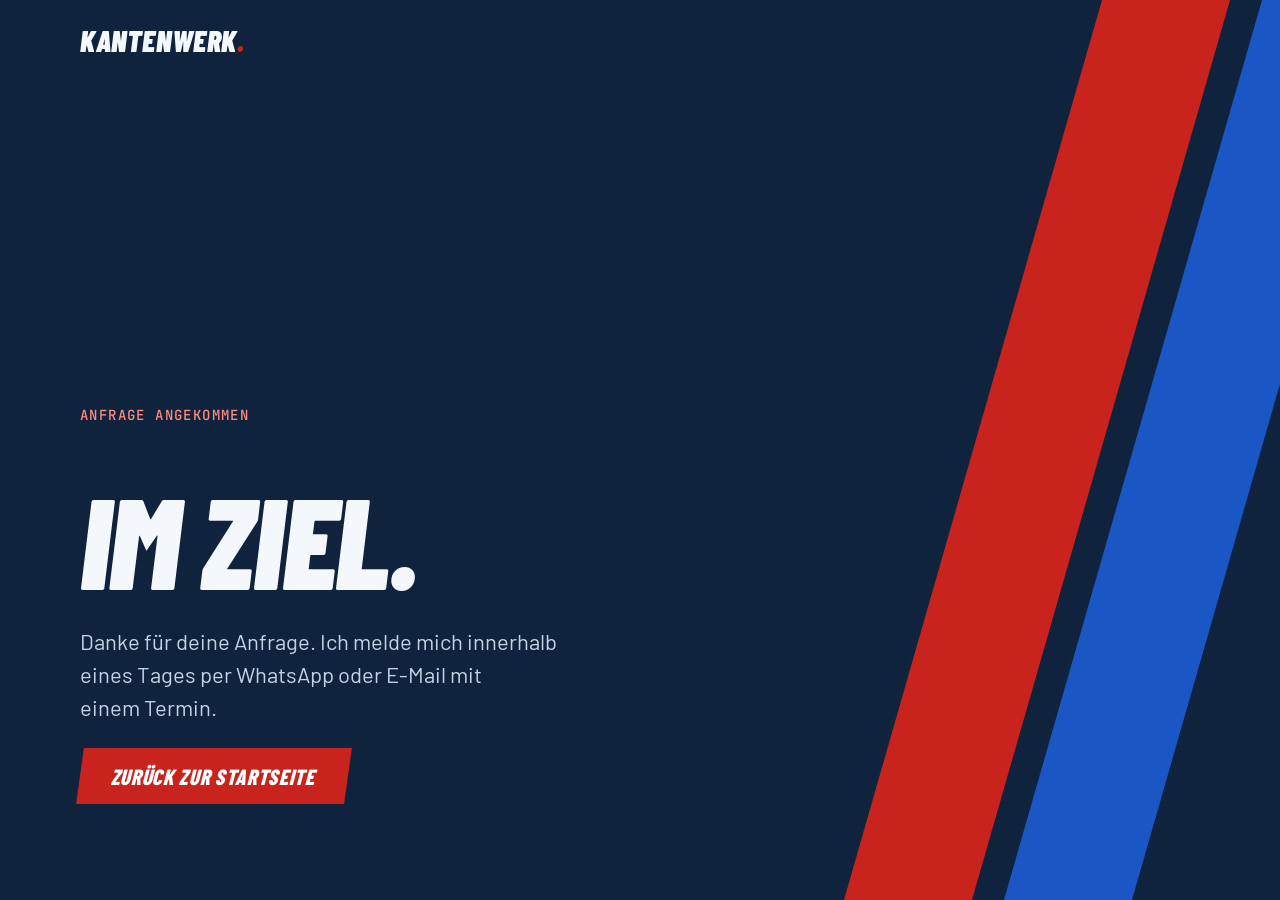
<file: danke.html>
<!doctype html>
<html lang="de">
<head>
<meta charset="utf-8">
<meta name="viewport" content="width=device-width, initial-scale=1">
<title>Anfrage gesendet | Kantenwerk</title>
<meta name="robots" content="noindex">
<link rel="icon" href="favicon.svg" type="image/svg+xml">
<link rel="stylesheet" href="style.css">
</head>
<body>
<header class="hero">
  <div class="gates" aria-hidden="true"><div class="gate r"></div><div class="gate b"></div></div>
  <div class="wrap nav"><a class="logo" href="index.html">Kantenwerk<span>.</span></a></div>
  <div class="wrap hero-body">
    <p class="kicker kicker-light">Anfrage angekommen</p>
    <h1 class="display">Im Ziel.</h1>
    <p class="lead">Danke für deine Anfrage. Ich melde mich innerhalb eines Tages per WhatsApp oder E-Mail mit einem Termin.</p>
    <div class="cta-row"><a class="btn btn-red" href="index.html">Zurück zur Startseite</a></div>
  </div>
</header>
</body>
</html>
</file>
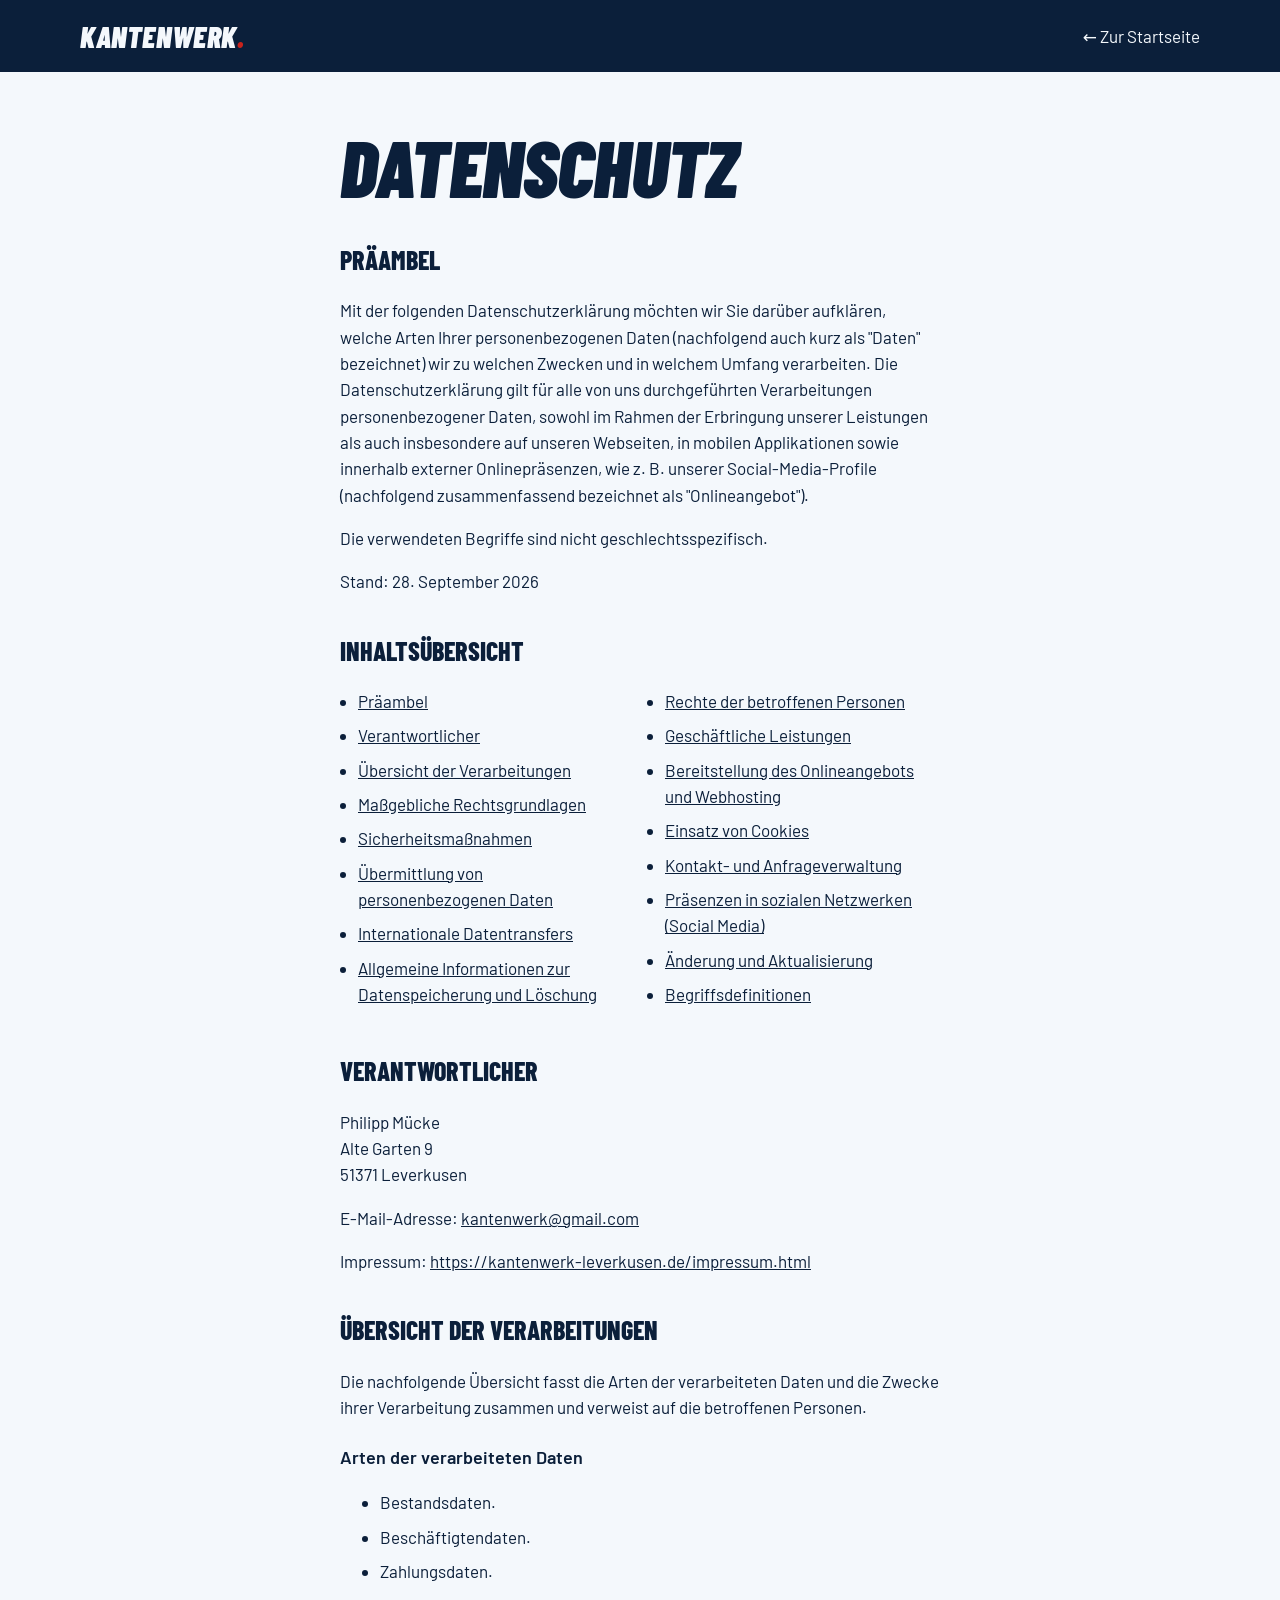
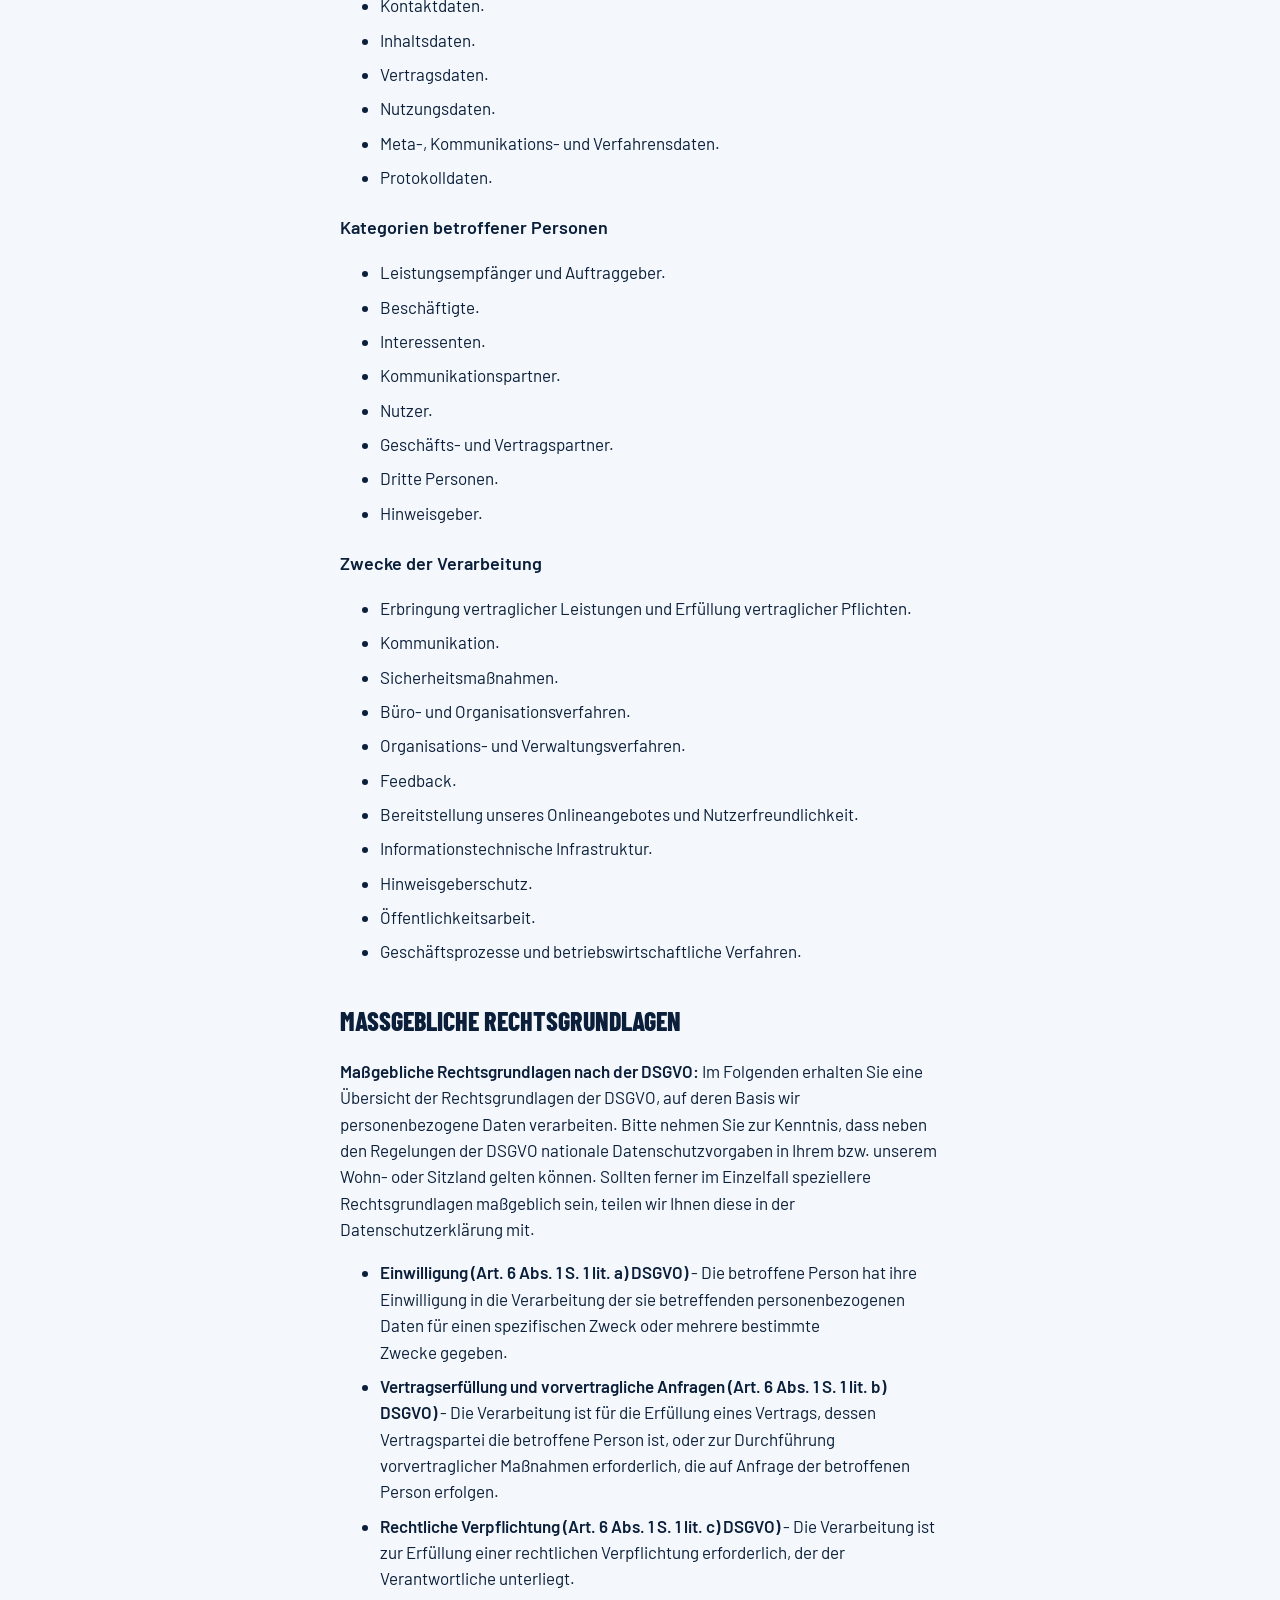
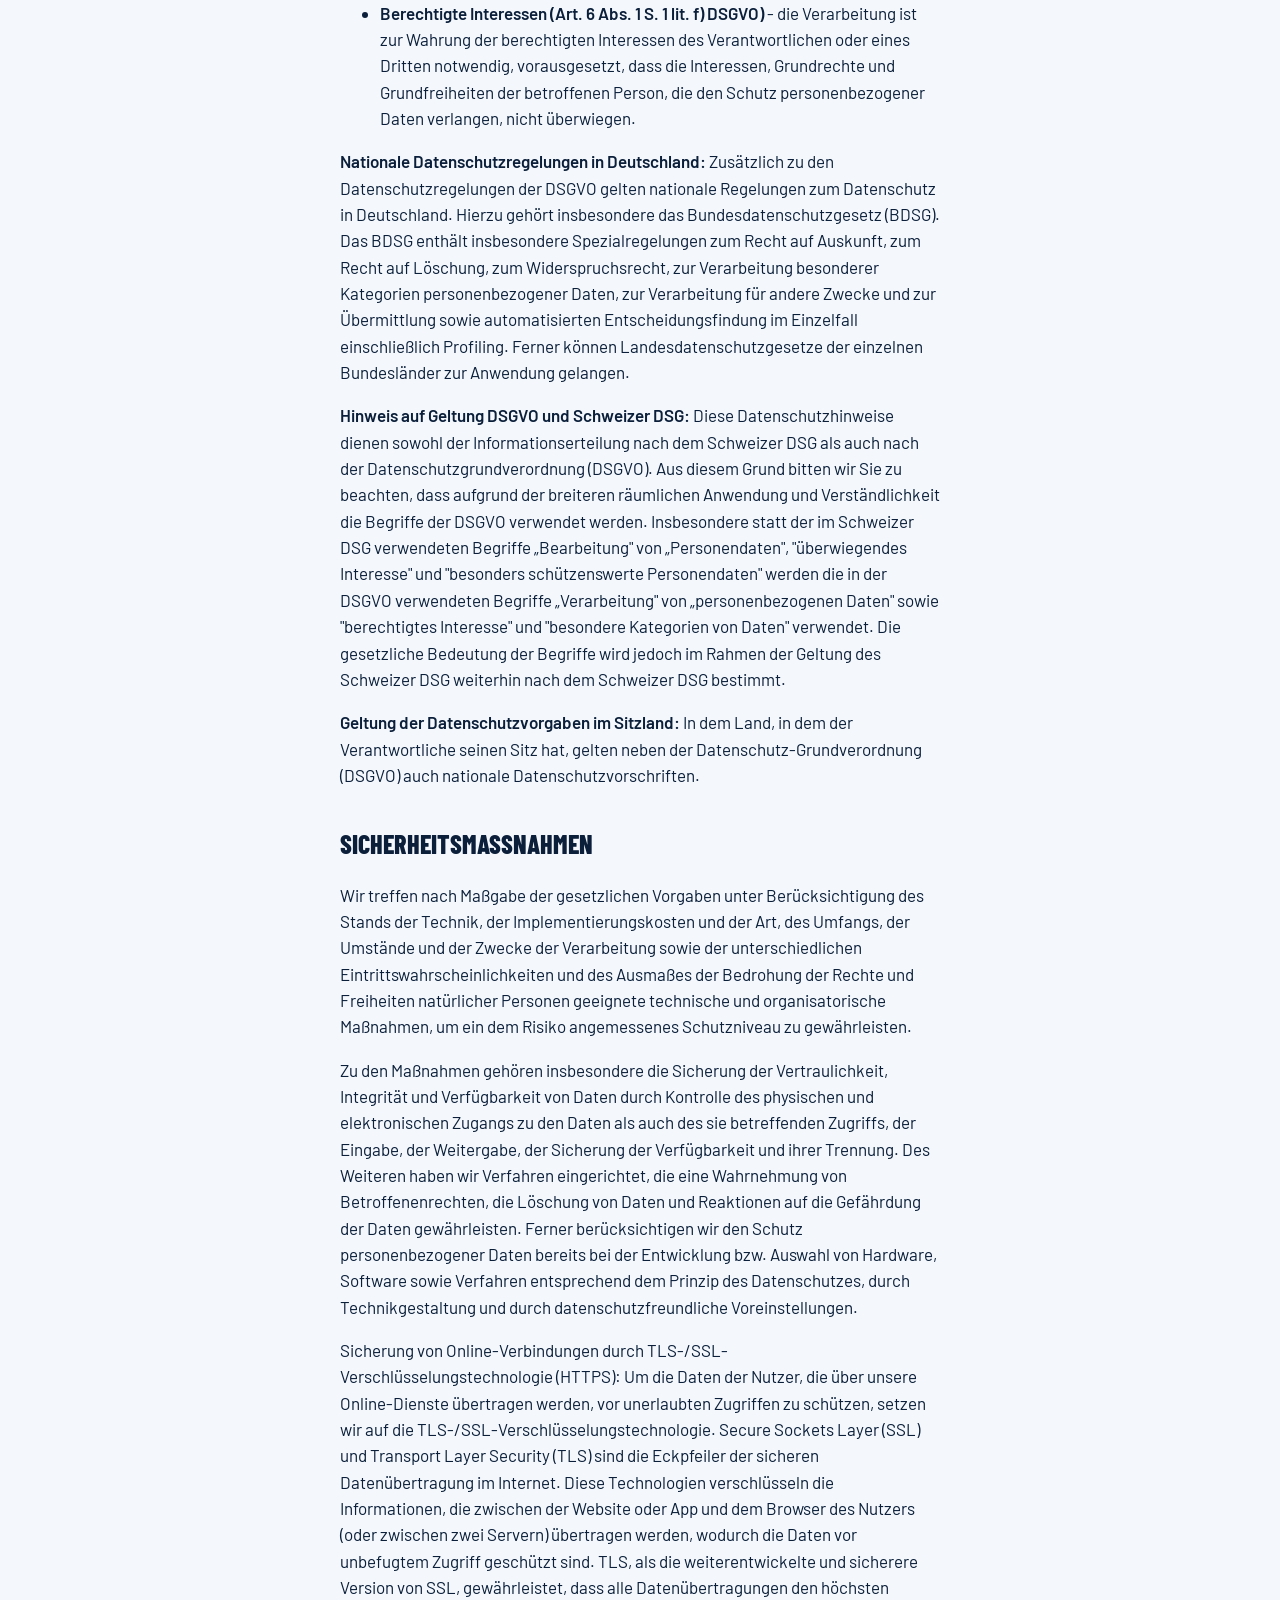
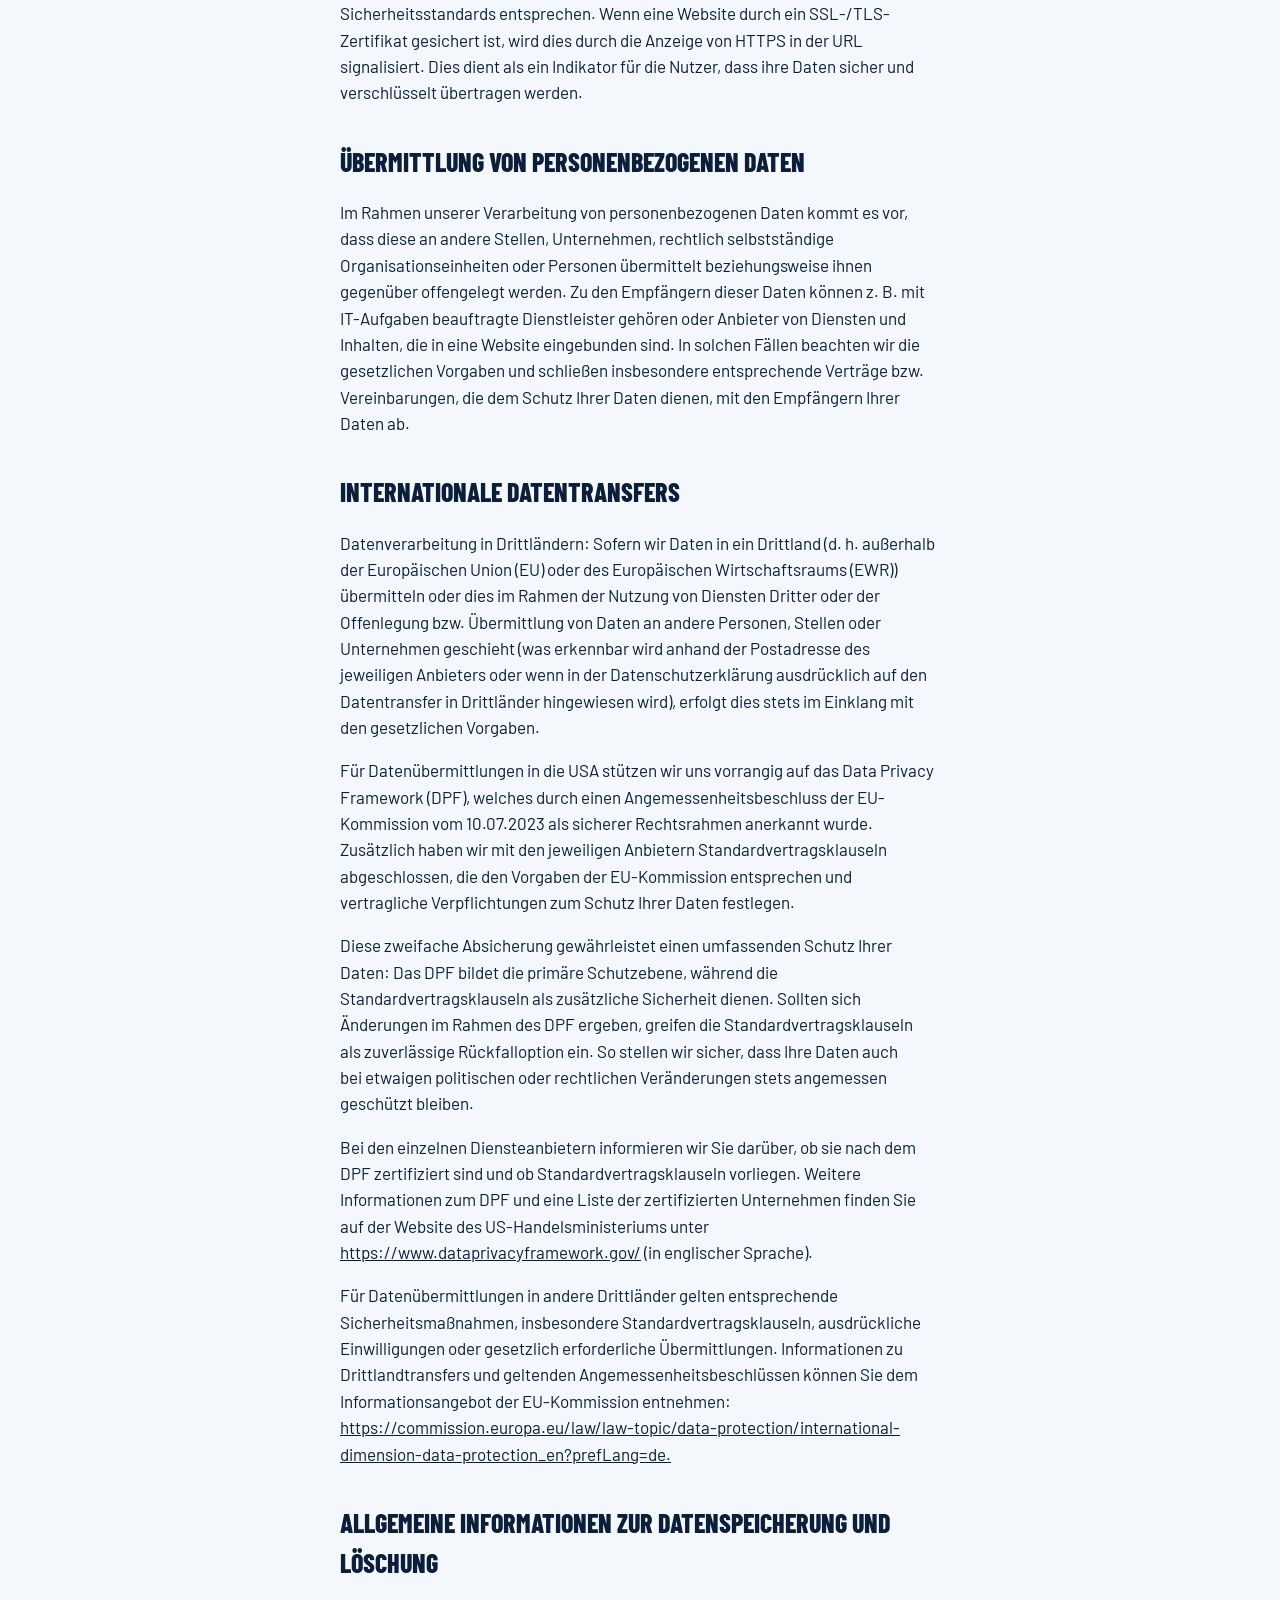
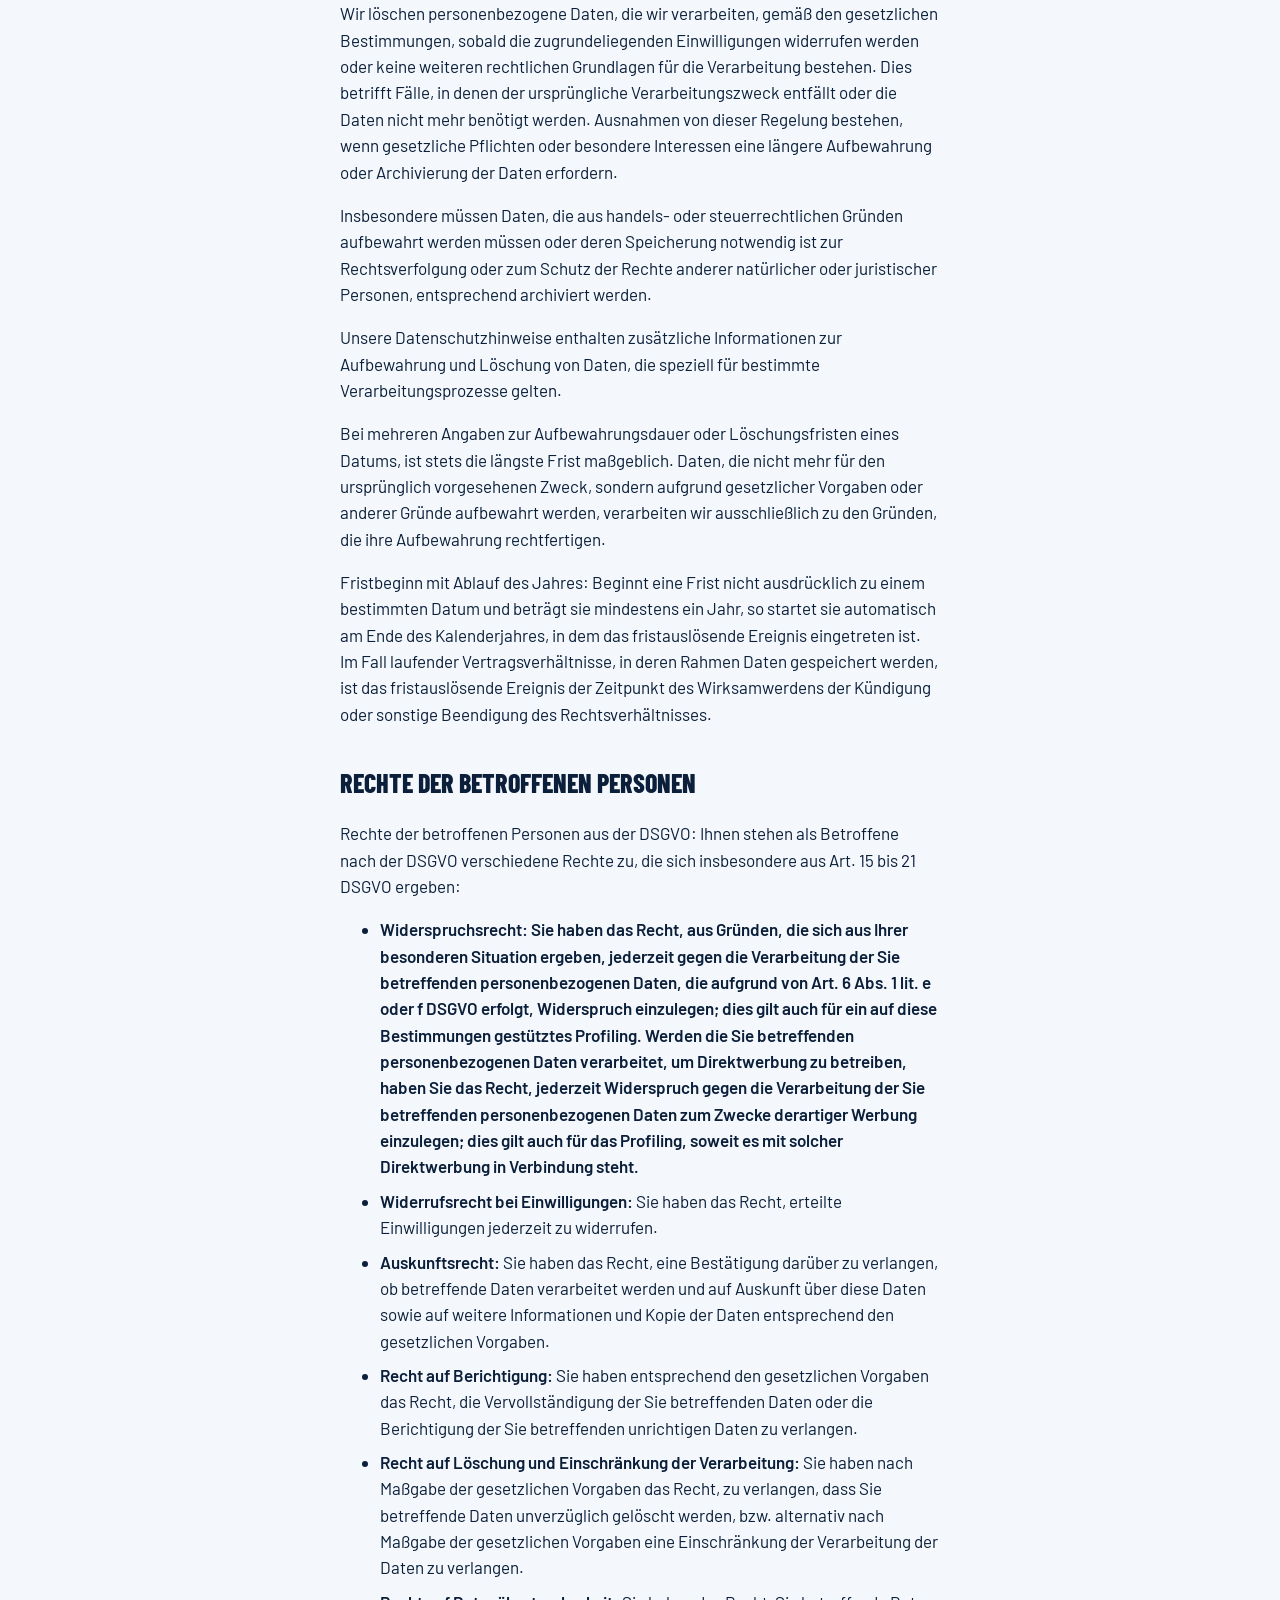
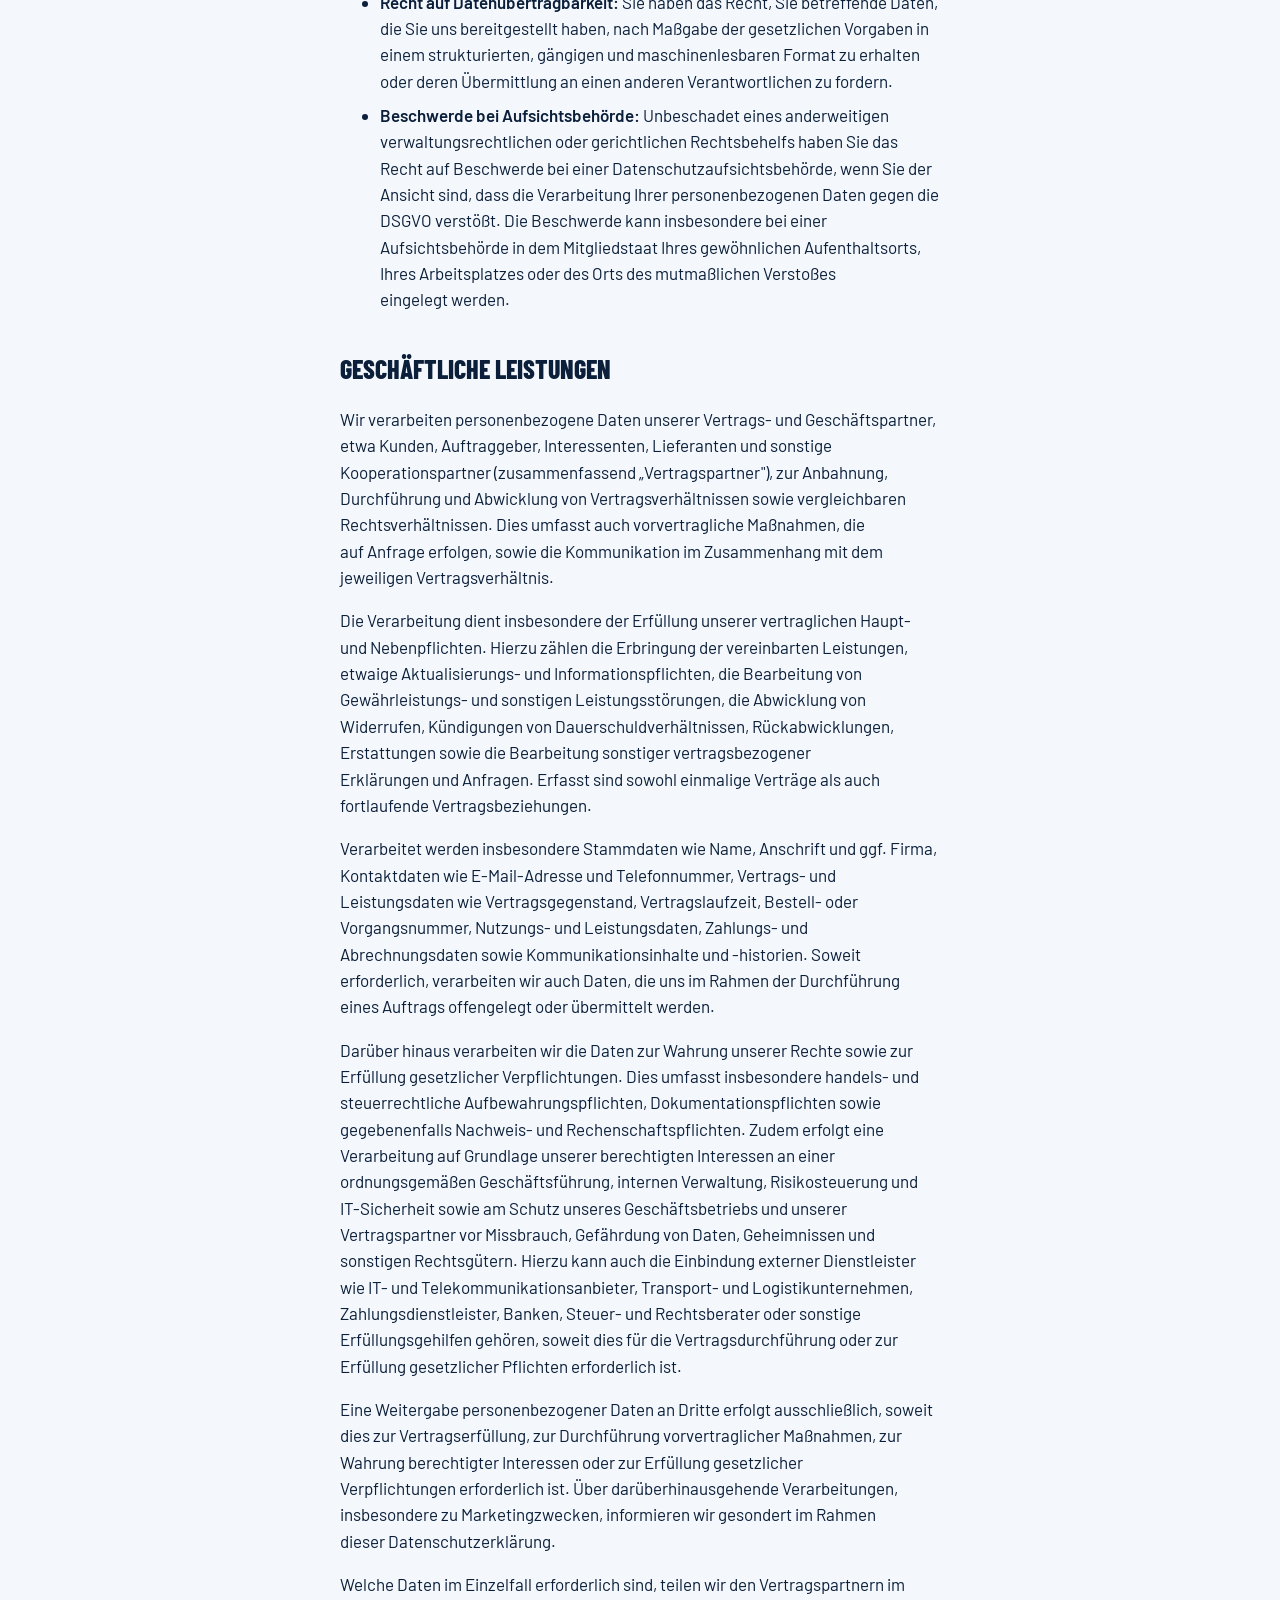
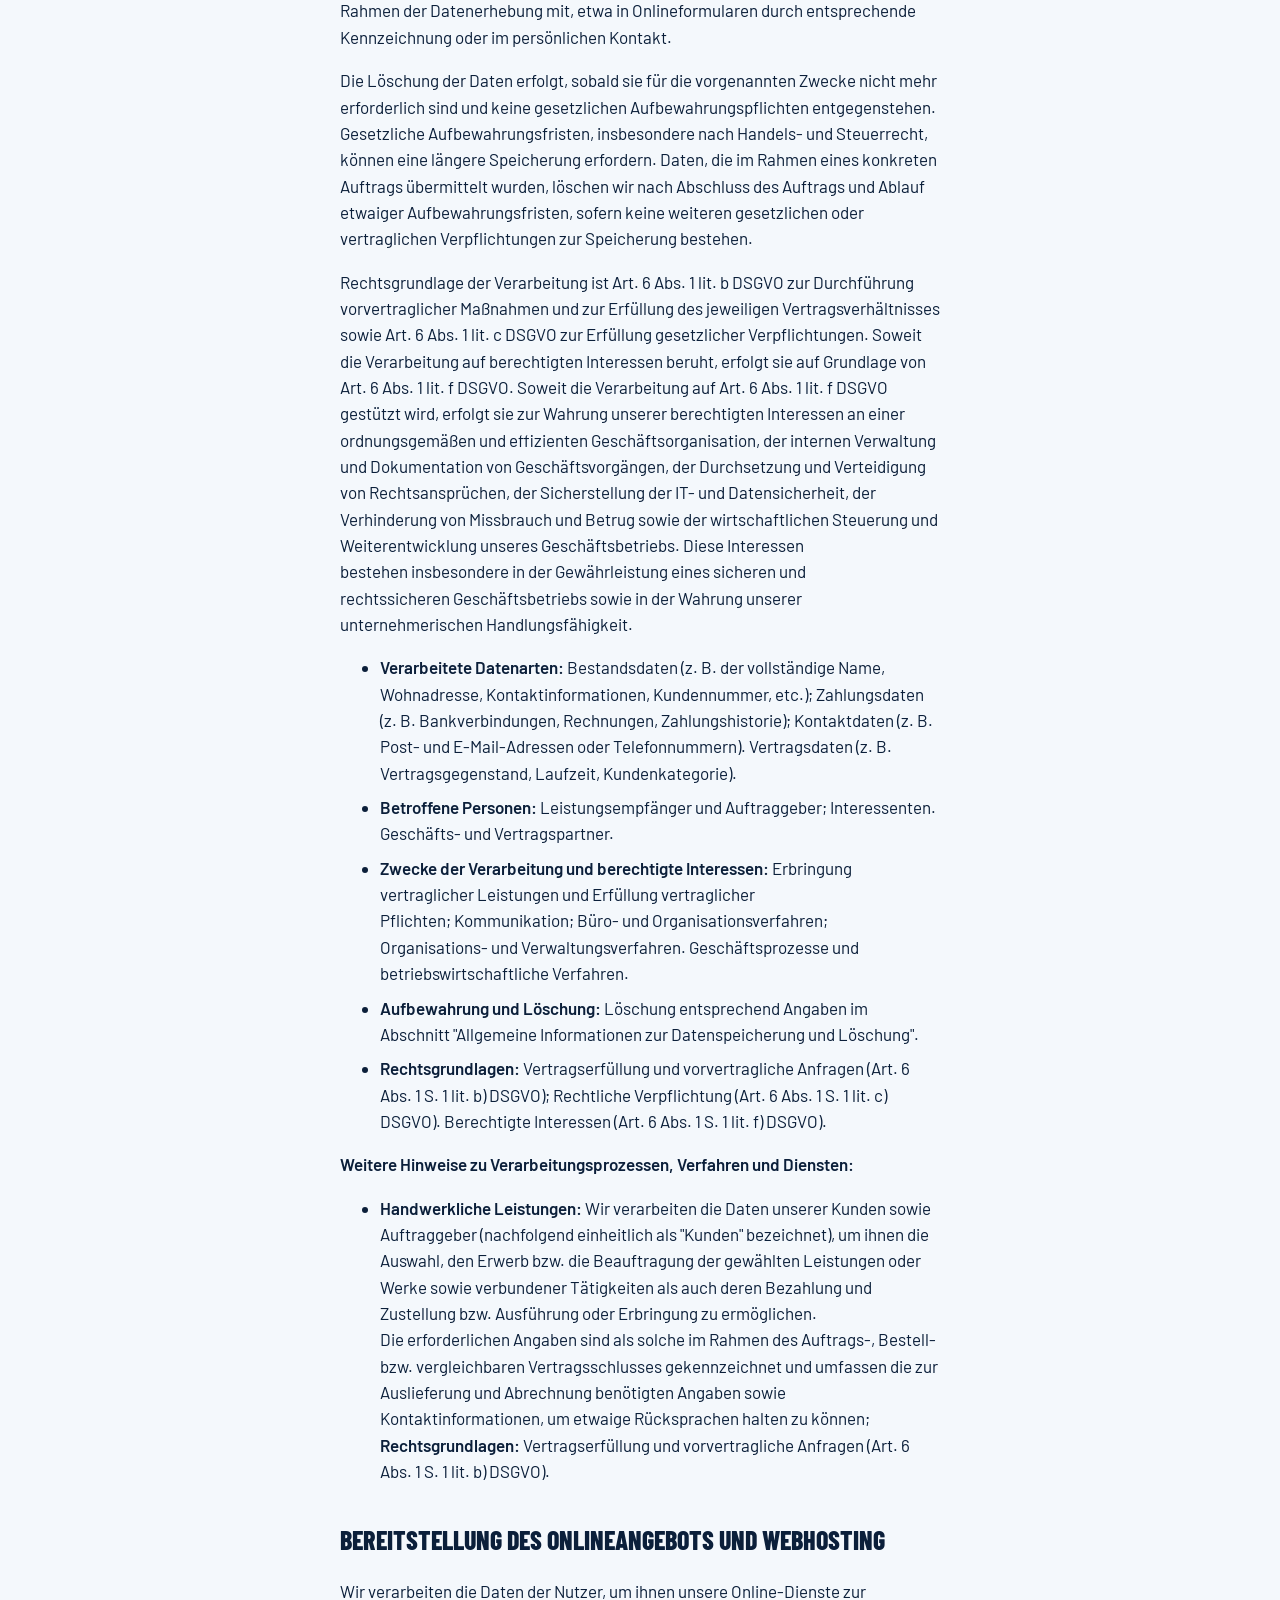
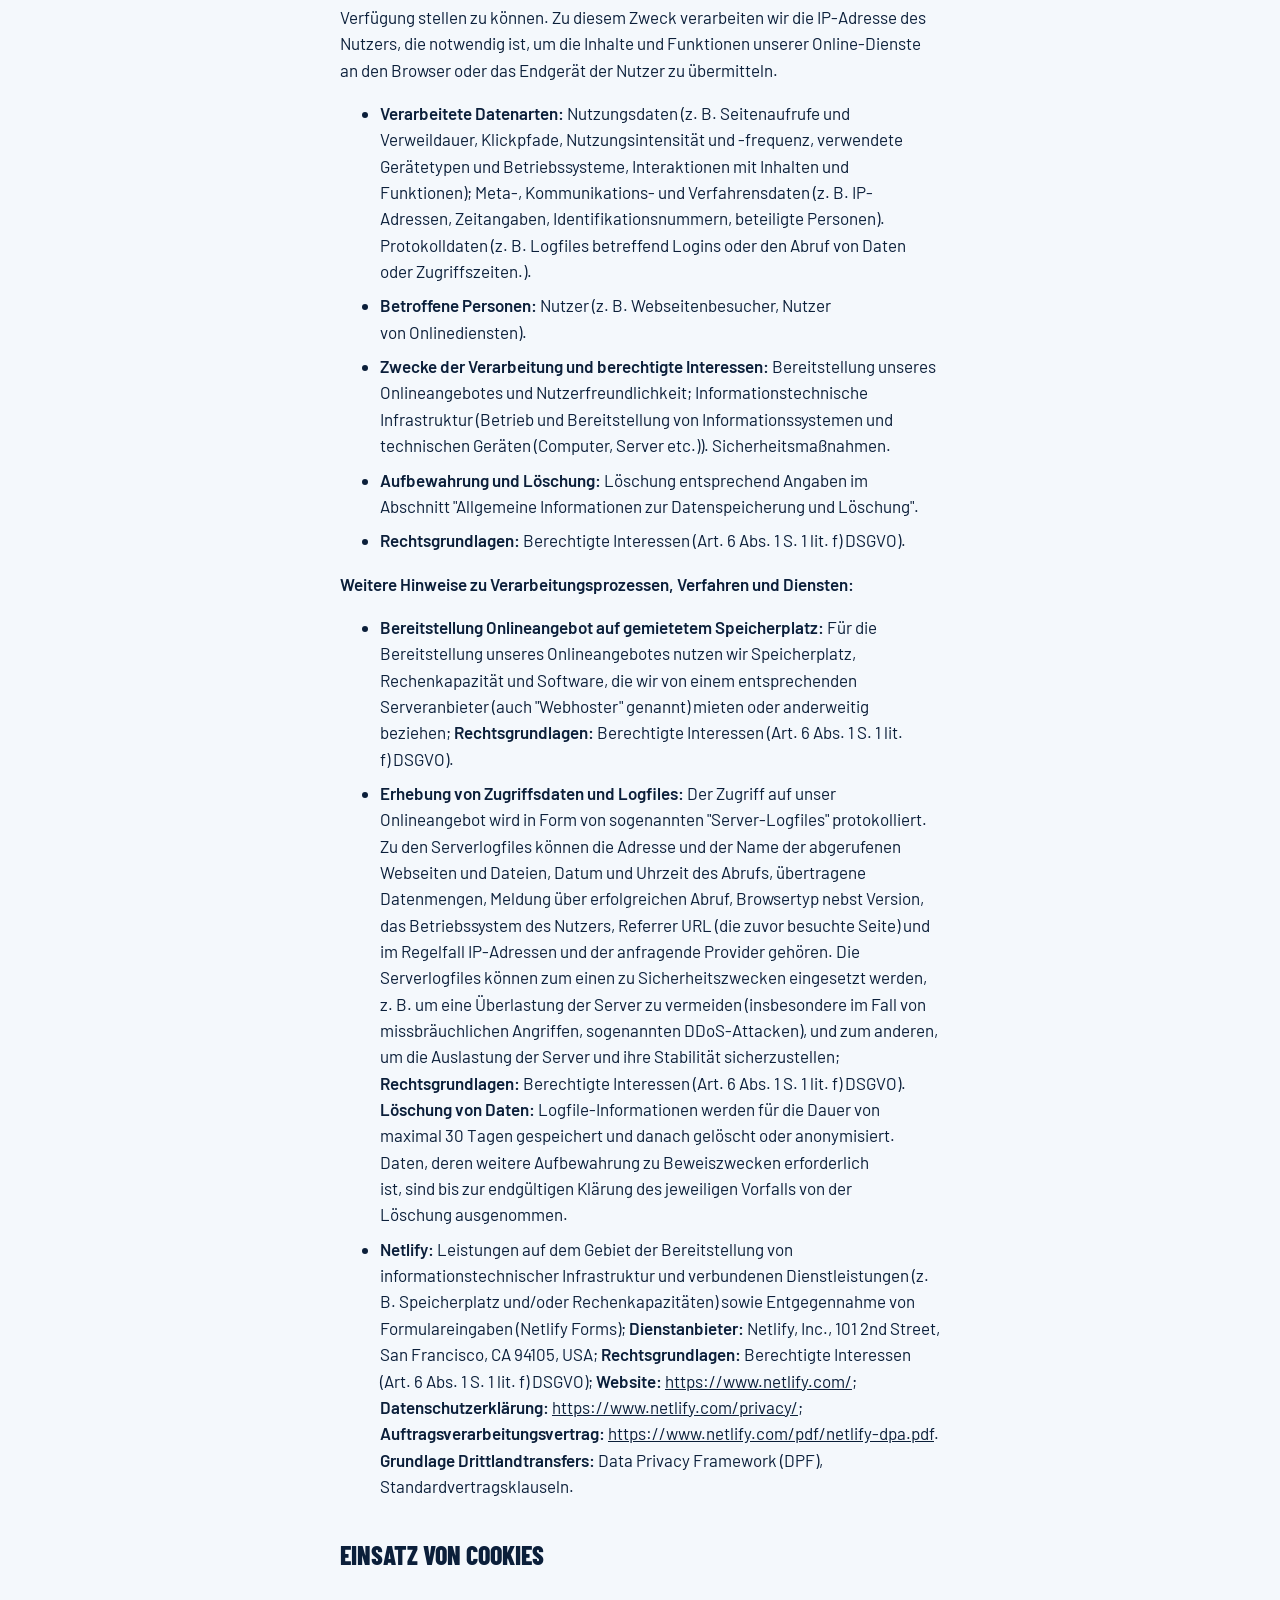
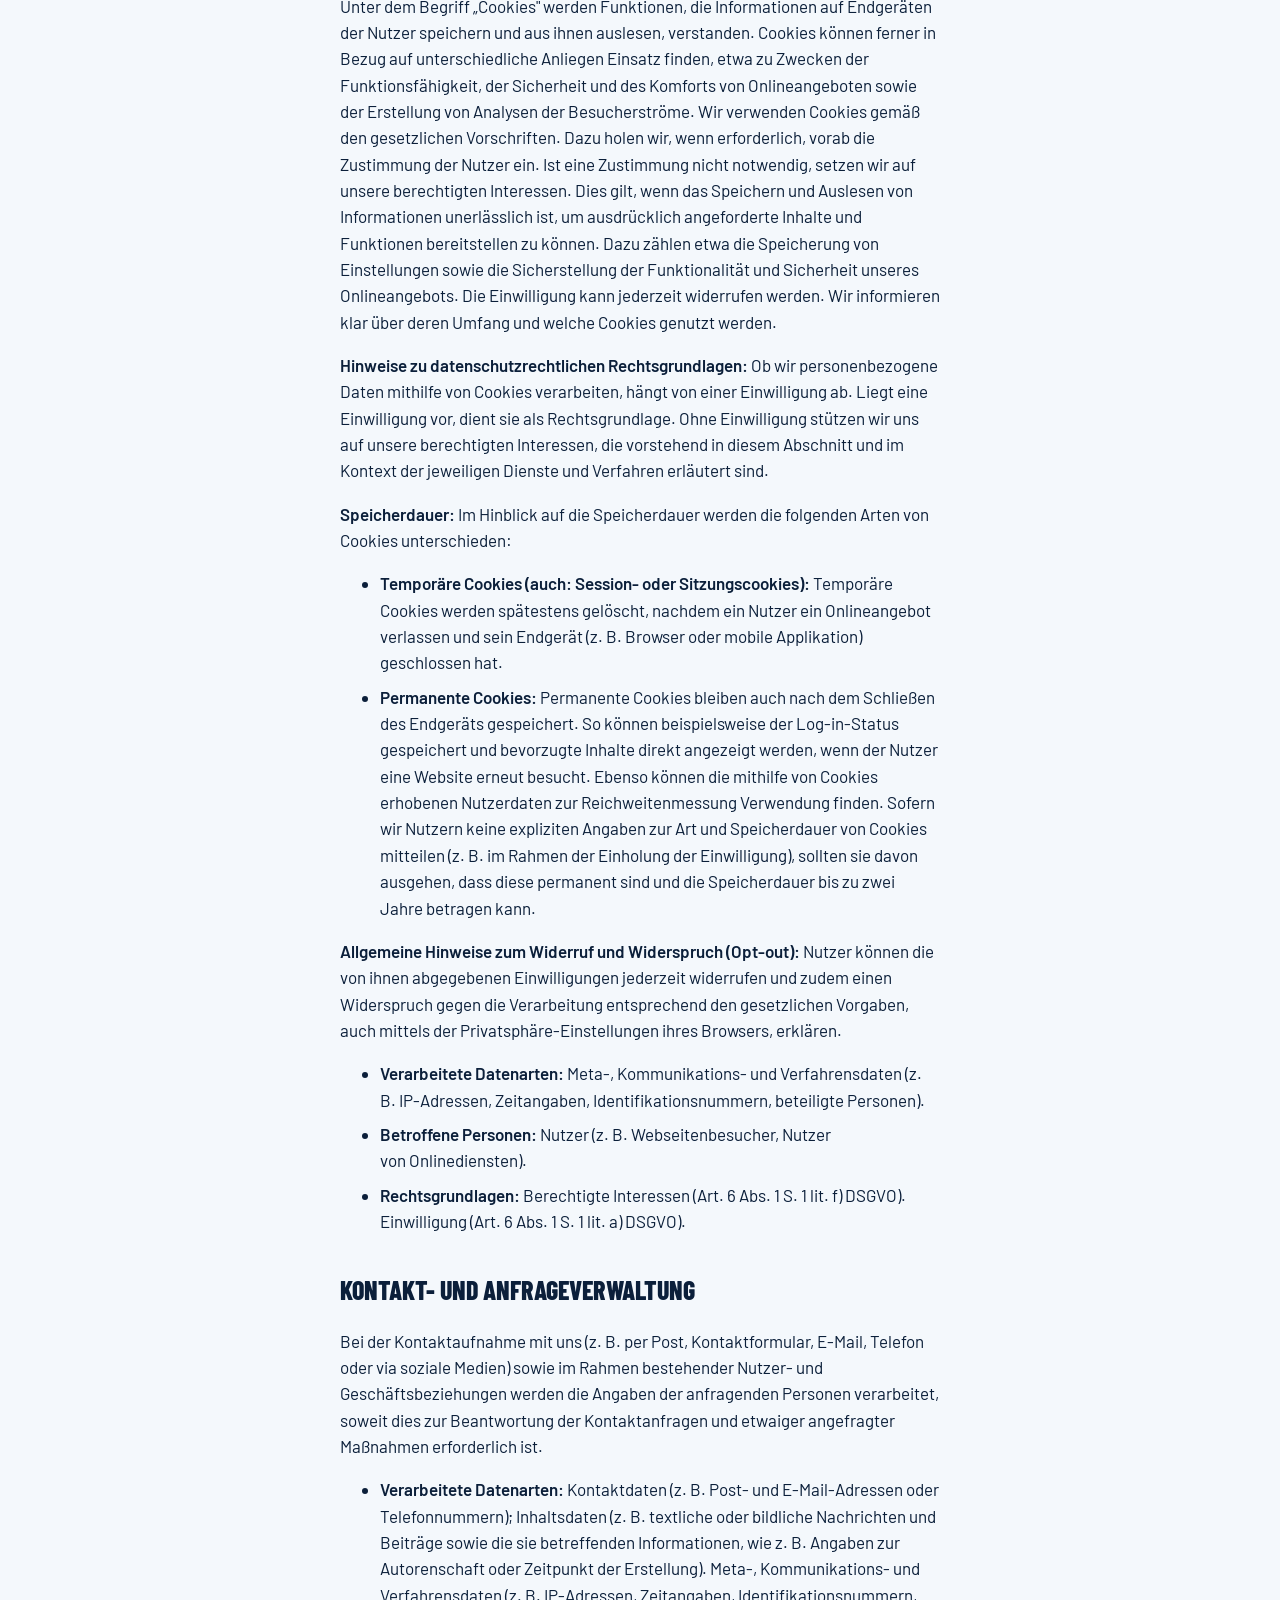
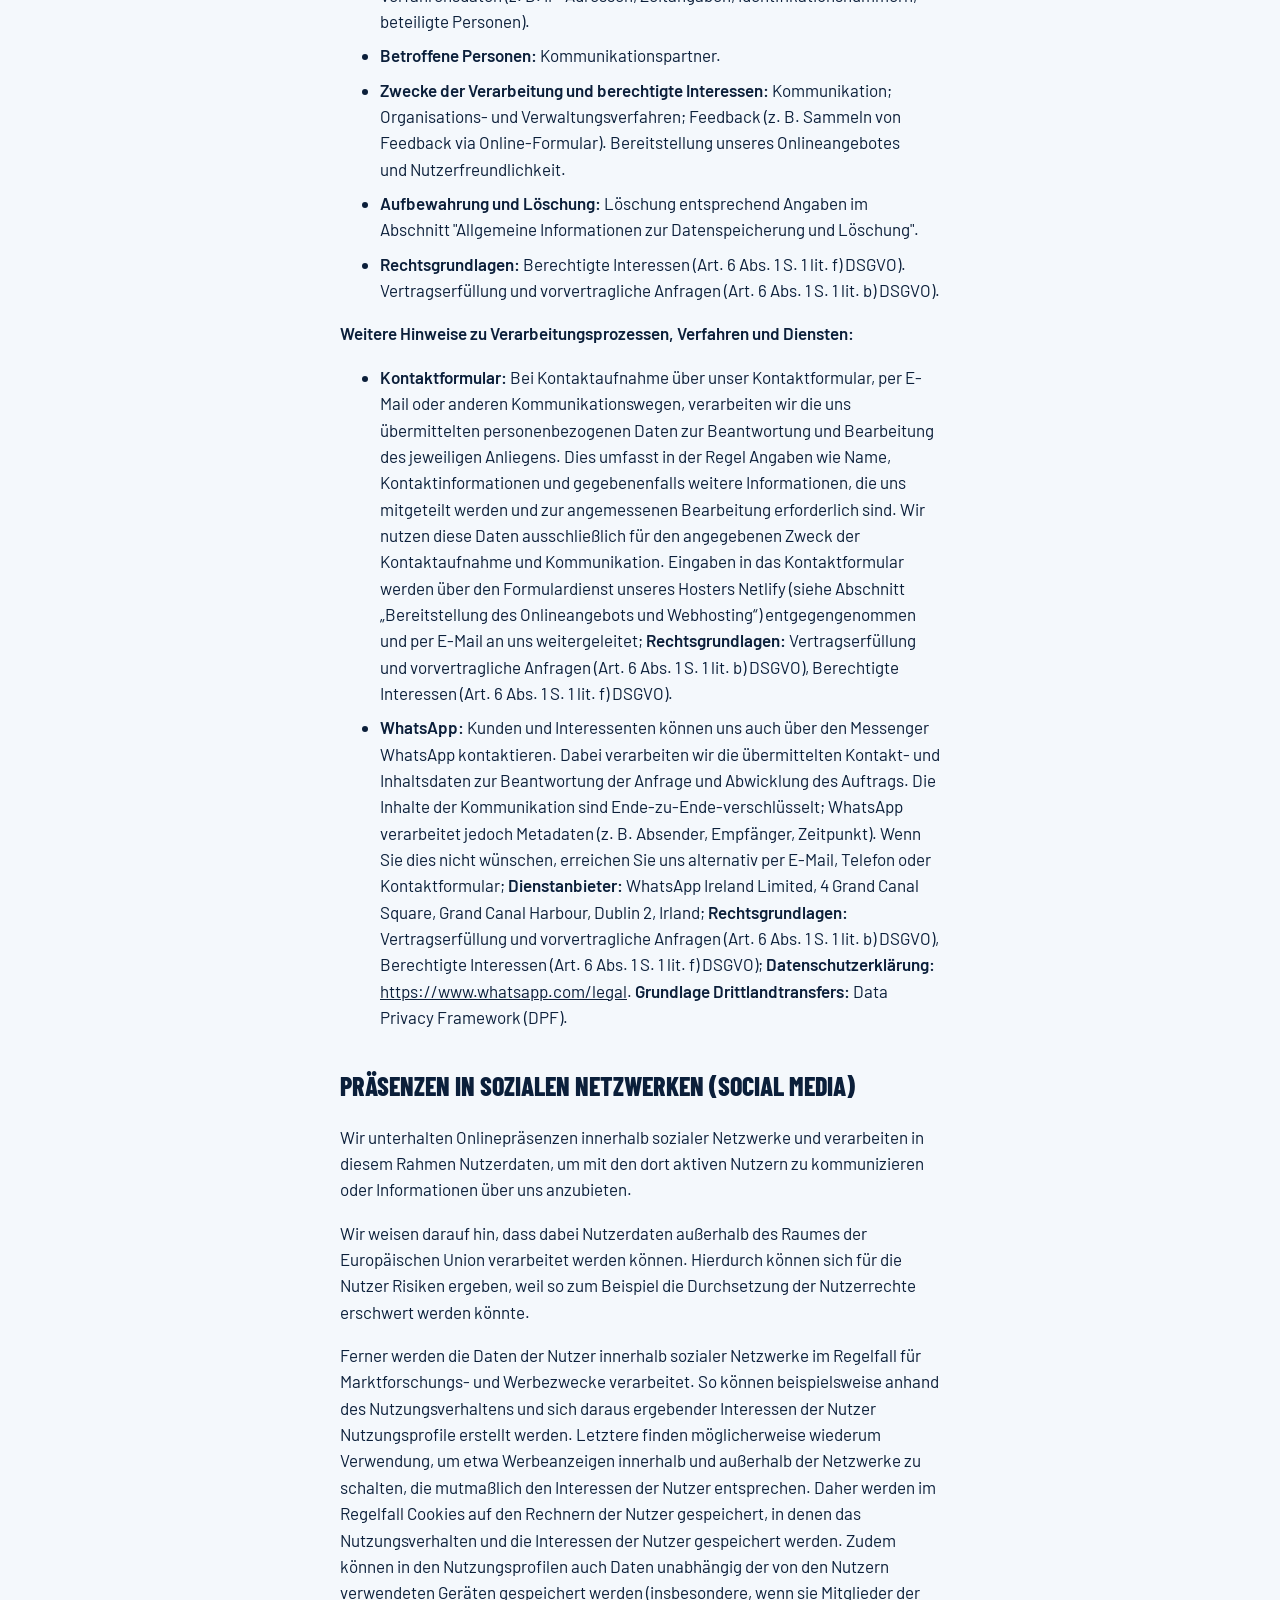
<file: datenschutz.html>
<!doctype html>
<html lang="de">
<head>
<meta charset="utf-8">
<meta name="viewport" content="width=device-width, initial-scale=1">
<title>Datenschutz | Kantenwerk</title>
<meta name="robots" content="noindex">
<link rel="icon" href="favicon.svg" type="image/svg+xml">
<link rel="stylesheet" href="style.css">
<style>.legal ul.index{columns:2;column-gap:32px;padding-left:18px}@media(max-width:600px){.legal ul.index{columns:1}}.legal h3{margin:24px 0 8px;font-size:18px}.legal li{margin-bottom:8px}.legal a{word-break:break-word}</style>
</head>
<body>
<header class="topbar"><div class="wrap"><a class="logo" href="index.html">Kantenwerk<span>.</span></a><a class="back" href="index.html">← Zur Startseite</a></div></header>
<main class="legal">
<h1 class="display">Datenschutz</h1>
<h2 id="m716">Präambel</h2>
<p>Mit der folgenden Datenschutzerklärung möchten wir Sie darüber aufklären, welche Arten Ihrer personenbezogenen Daten (nachfolgend auch kurz als "Daten" bezeichnet) wir zu welchen Zwecken und in welchem Umfang verarbeiten. Die Datenschutzerklärung gilt für alle von uns durchgeführten Verarbeitungen personenbezogener Daten, sowohl im Rahmen der Erbringung unserer Leistungen als auch insbesondere auf unseren Webseiten, in mobilen Applikationen sowie innerhalb externer Onlinepräsenzen, wie z. B. unserer Social-Media-Profile (nachfolgend zusammenfassend bezeichnet als "Onlineangebot").</p>
<p>Die verwendeten Begriffe sind nicht geschlechtsspezifisch.</p>

<p>Stand: 28. September 2026</p><h2>Inhaltsübersicht</h2> <ul class="index"><li><a class="index-link" href="#m716">Präambel</a></li><li><a class="index-link" href="#m3">Verantwortlicher</a></li><li><a class="index-link" href="#mOverview">Übersicht der Verarbeitungen</a></li><li><a class="index-link" href="#m2427">Maßgebliche Rechtsgrundlagen</a></li><li><a class="index-link" href="#m27">Sicherheitsmaßnahmen</a></li><li><a class="index-link" href="#m25">Übermittlung von personenbezogenen Daten</a></li><li><a class="index-link" href="#m24">Internationale Datentransfers</a></li><li><a class="index-link" href="#m12">Allgemeine Informationen zur Datenspeicherung und Löschung</a></li><li><a class="index-link" href="#m10">Rechte der betroffenen Personen</a></li><li><a class="index-link" href="#m317">Geschäftliche Leistungen</a></li><li><a class="index-link" href="#m225">Bereitstellung des Onlineangebots und Webhosting</a></li><li><a class="index-link" href="#m134">Einsatz von Cookies</a></li><li><a class="index-link" href="#m182">Kontakt- und Anfrageverwaltung</a></li><li><a class="index-link" href="#m136">Präsenzen in sozialen Netzwerken (Social Media)</a></li><li><a class="index-link" href="#m15">Änderung und Aktualisierung</a></li><li><a class="index-link" href="#m42">Begriffsdefinitionen</a></li></ul><h2 id="m3">Verantwortlicher</h2><p>Philipp Mücke<br>Alte Garten 9<br>51371 Leverkusen</p>
<p>E-Mail-Adresse: <a href="mailto:kantenwerk@gmail.com">kantenwerk@gmail.com</a></p>
<p>Impressum: <a href="https://kantenwerk-leverkusen.de/impressum.html" target="_blank">https://kantenwerk-leverkusen.de/impressum.html</a></p>

<h2 id="mOverview">Übersicht der Verarbeitungen</h2><p>Die nachfolgende Übersicht fasst die Arten der verarbeiteten Daten und die Zwecke ihrer Verarbeitung zusammen und verweist auf die betroffenen Personen.</p><h3>Arten der verarbeiteten Daten</h3>
<ul><li>Bestandsdaten.</li><li>Beschäftigtendaten.</li><li>Zahlungsdaten.</li><li>Kontaktdaten.</li><li>Inhaltsdaten.</li><li>Vertragsdaten.</li><li>Nutzungsdaten.</li><li>Meta-, Kommunikations- und Verfahrensdaten.</li><li>Protokolldaten.</li></ul><h3>Kategorien betroffener Personen</h3><ul><li>Leistungsempfänger und Auftraggeber.</li><li>Beschäftigte.</li><li>Interessenten.</li><li>Kommunikationspartner.</li><li>Nutzer.</li><li>Geschäfts- und Vertragspartner.</li><li>Dritte Personen.</li><li>Hinweisgeber.</li></ul><h3>Zwecke der Verarbeitung</h3><ul><li>Erbringung vertraglicher Leistungen und Erfüllung vertraglicher Pflichten.</li><li>Kommunikation.</li><li>Sicherheitsmaßnahmen.</li><li>Büro- und Organisationsverfahren.</li><li>Organisations- und Verwaltungsverfahren.</li><li>Feedback.</li><li>Bereitstellung unseres Onlineangebotes und Nutzerfreundlichkeit.</li><li>Informationstechnische Infrastruktur.</li><li>Hinweisgeberschutz.</li><li>Öffentlichkeitsarbeit.</li><li>Geschäftsprozesse und betriebswirtschaftliche Verfahren.</li></ul><h2 id="m2427">Maßgebliche Rechtsgrundlagen</h2><p><strong>Maßgebliche Rechtsgrundlagen nach der DSGVO: </strong>Im Folgenden erhalten Sie eine Übersicht der Rechtsgrundlagen der DSGVO, auf deren Basis wir personenbezogene Daten verarbeiten. Bitte nehmen Sie zur Kenntnis, dass neben den Regelungen der DSGVO nationale Datenschutzvorgaben in Ihrem bzw. unserem Wohn- oder Sitzland gelten können. Sollten ferner im Einzelfall speziellere Rechtsgrundlagen maßgeblich sein, teilen wir Ihnen diese in der Datenschutzerklärung mit.</p>
 <ul><li><strong>Einwilligung (Art. 6 Abs. 1 S. 1 lit. a) DSGVO)</strong> - Die betroffene Person hat ihre Einwilligung in die Verarbeitung der sie betreffenden personenbezogenen Daten für einen spezifischen Zweck oder mehrere bestimmte Zwecke gegeben.</li><li><strong>Vertragserfüllung und vorvertragliche Anfragen (Art. 6 Abs. 1 S. 1 lit. b) DSGVO)</strong> - Die Verarbeitung ist für die Erfüllung eines Vertrags, dessen Vertragspartei die betroffene Person ist, oder zur Durchführung vorvertraglicher Maßnahmen erforderlich, die auf Anfrage der betroffenen Person erfolgen.</li><li><strong>Rechtliche Verpflichtung (Art. 6 Abs. 1 S. 1 lit. c) DSGVO)</strong> - Die Verarbeitung ist zur Erfüllung einer rechtlichen Verpflichtung erforderlich, der der Verantwortliche unterliegt.</li><li><strong>Berechtigte Interessen (Art. 6 Abs. 1 S. 1 lit. f) DSGVO)</strong> - die Verarbeitung ist zur Wahrung der berechtigten Interessen des Verantwortlichen oder eines Dritten notwendig, vorausgesetzt, dass die Interessen, Grundrechte und Grundfreiheiten der betroffenen Person, die den Schutz personenbezogener Daten verlangen, nicht überwiegen.</li></ul><p><strong>Nationale Datenschutzregelungen in Deutschland: </strong>Zusätzlich zu den Datenschutzregelungen der DSGVO gelten nationale Regelungen zum Datenschutz in Deutschland. Hierzu gehört insbesondere das  Bundesdatenschutzgesetz (BDSG). Das BDSG enthält insbesondere Spezialregelungen zum Recht auf Auskunft, zum Recht auf Löschung, zum Widerspruchsrecht, zur Verarbeitung besonderer Kategorien personenbezogener Daten, zur Verarbeitung für andere Zwecke und zur Übermittlung sowie automatisierten Entscheidungsfindung im Einzelfall einschließlich Profiling. Ferner können Landesdatenschutzgesetze der einzelnen Bundesländer zur Anwendung gelangen.</p>
<p><strong>Hinweis auf Geltung DSGVO und Schweizer DSG: </strong>Diese Datenschutzhinweise dienen sowohl der Informationserteilung nach dem Schweizer DSG als auch nach der Datenschutzgrundverordnung (DSGVO). Aus diesem Grund bitten wir Sie zu beachten, dass aufgrund der breiteren räumlichen Anwendung und Verständlichkeit die Begriffe der DSGVO verwendet werden. Insbesondere statt der im Schweizer DSG verwendeten Begriffe „Bearbeitung" von „Personendaten", "überwiegendes Interesse" und "besonders schützenswerte Personendaten" werden die in der DSGVO verwendeten Begriffe „Verarbeitung" von „personenbezogenen Daten" sowie "berechtigtes Interesse" und "besondere Kategorien von Daten" verwendet. Die gesetzliche Bedeutung der Begriffe wird jedoch im Rahmen der Geltung des Schweizer DSG weiterhin nach dem Schweizer DSG bestimmt.</p>
<p><strong>Geltung der Datenschutzvorgaben im Sitzland: </strong>In dem Land, in dem der Verantwortliche seinen Sitz hat, gelten neben der Datenschutz-Grundverordnung (DSGVO) auch nationale Datenschutzvorschriften.</p>

<h2 id="m27">Sicherheitsmaßnahmen</h2><p>Wir treffen nach Maßgabe der gesetzlichen Vorgaben unter Berücksichtigung des Stands der Technik, der Implementierungskosten und der Art, des Umfangs, der Umstände und der Zwecke der Verarbeitung sowie der unterschiedlichen Eintrittswahrscheinlichkeiten und des Ausmaßes der Bedrohung der Rechte und Freiheiten natürlicher Personen geeignete technische und organisatorische Maßnahmen, um ein dem Risiko angemessenes Schutzniveau zu gewährleisten.</p>
<p>Zu den Maßnahmen gehören insbesondere die Sicherung der Vertraulichkeit, Integrität und Verfügbarkeit von Daten durch Kontrolle des physischen und elektronischen Zugangs zu den Daten als auch des sie betreffenden Zugriffs, der Eingabe, der Weitergabe, der Sicherung der Verfügbarkeit und ihrer Trennung. Des Weiteren haben wir Verfahren eingerichtet, die eine Wahrnehmung von Betroffenenrechten, die Löschung von Daten und Reaktionen auf die Gefährdung der Daten gewährleisten. Ferner berücksichtigen wir den Schutz personenbezogener Daten bereits bei der Entwicklung bzw. Auswahl von Hardware, Software sowie Verfahren entsprechend dem Prinzip des Datenschutzes, durch Technikgestaltung und durch datenschutzfreundliche Voreinstellungen.</p>
<p>Sicherung von Online-Verbindungen durch TLS-/SSL-Verschlüsselungstechnologie (HTTPS): Um die Daten der Nutzer, die über unsere Online-Dienste übertragen werden, vor unerlaubten Zugriffen zu schützen, setzen wir auf die TLS-/SSL-Verschlüsselungstechnologie. Secure Sockets Layer (SSL) und Transport Layer Security (TLS) sind die Eckpfeiler der sicheren Datenübertragung im Internet. Diese Technologien verschlüsseln die Informationen, die zwischen der Website oder App und dem Browser des Nutzers (oder zwischen zwei Servern) übertragen werden, wodurch die Daten vor unbefugtem Zugriff geschützt sind. TLS, als die weiterentwickelte und sicherere Version von SSL, gewährleistet, dass alle Datenübertragungen den höchsten Sicherheitsstandards entsprechen. Wenn eine Website durch ein SSL-/TLS-Zertifikat gesichert ist, wird dies durch die Anzeige von HTTPS in der URL signalisiert. Dies dient als ein Indikator für die Nutzer, dass ihre Daten sicher und verschlüsselt übertragen werden.</p>

<h2 id="m25">Übermittlung von personenbezogenen Daten</h2><p>Im Rahmen unserer Verarbeitung von personenbezogenen Daten kommt es vor, dass diese an andere Stellen, Unternehmen, rechtlich selbstständige Organisationseinheiten oder Personen übermittelt beziehungsweise ihnen gegenüber offengelegt werden. Zu den Empfängern dieser Daten können z. B. mit IT-Aufgaben beauftragte Dienstleister gehören oder Anbieter von Diensten und Inhalten, die in eine Website eingebunden sind. In solchen Fällen beachten wir die gesetzlichen Vorgaben und schließen insbesondere entsprechende Verträge bzw. Vereinbarungen, die dem Schutz Ihrer Daten dienen, mit den Empfängern Ihrer Daten ab.</p>

<h2 id="m24">Internationale Datentransfers</h2><p>Datenverarbeitung in Drittländern: Sofern wir Daten in ein Drittland (d. h. außerhalb der Europäischen Union (EU) oder des Europäischen Wirtschaftsraums (EWR)) übermitteln oder dies im Rahmen der Nutzung von Diensten Dritter oder der Offenlegung bzw. Übermittlung von Daten an andere Personen, Stellen oder Unternehmen geschieht (was erkennbar wird anhand der Postadresse des jeweiligen Anbieters oder wenn in der Datenschutzerklärung ausdrücklich auf den Datentransfer in Drittländer hingewiesen wird), erfolgt dies stets im Einklang mit den gesetzlichen Vorgaben.</p>
<p>Für Datenübermittlungen in die USA stützen wir uns vorrangig auf das Data Privacy Framework (DPF), welches durch einen Angemessenheitsbeschluss der EU-Kommission vom 10.07.2023 als sicherer Rechtsrahmen anerkannt wurde. Zusätzlich haben wir mit den jeweiligen Anbietern Standardvertragsklauseln abgeschlossen, die den Vorgaben der EU-Kommission entsprechen und vertragliche Verpflichtungen zum Schutz Ihrer Daten festlegen.</p>
<p>Diese zweifache Absicherung gewährleistet einen umfassenden Schutz Ihrer Daten: Das DPF bildet die primäre Schutzebene, während die Standardvertragsklauseln als zusätzliche Sicherheit dienen. Sollten sich Änderungen im Rahmen des DPF ergeben, greifen die Standardvertragsklauseln als zuverlässige Rückfalloption ein. So stellen wir sicher, dass Ihre Daten auch bei etwaigen politischen oder rechtlichen Veränderungen stets angemessen geschützt bleiben.</p>
<p>Bei den einzelnen Diensteanbietern informieren wir Sie darüber, ob sie nach dem DPF zertifiziert sind und ob Standardvertragsklauseln vorliegen. Weitere Informationen zum DPF und eine Liste der zertifizierten Unternehmen finden Sie auf der Website des US-Handelsministeriums unter <a href="https://www.dataprivacyframework.gov/" target="_blank">https://www.dataprivacyframework.gov/</a> (in englischer Sprache).</p>
<p>Für Datenübermittlungen in andere Drittländer gelten entsprechende Sicherheitsmaßnahmen, insbesondere Standardvertragsklauseln, ausdrückliche Einwilligungen oder gesetzlich erforderliche Übermittlungen. Informationen zu Drittlandtransfers und geltenden Angemessenheitsbeschlüssen können Sie dem Informationsangebot der EU-Kommission entnehmen: <a href="https://commission.europa.eu/law/law-topic/data-protection/international-dimension-data-protection_en?prefLang=de" target="_blank">https://commission.europa.eu/law/law-topic/data-protection/international-dimension-data-protection_en?prefLang=de.</a></p>

<h2 id="m12">Allgemeine Informationen zur Datenspeicherung und Löschung</h2><p>Wir löschen personenbezogene Daten, die wir verarbeiten, gemäß den gesetzlichen Bestimmungen, sobald die zugrundeliegenden Einwilligungen widerrufen werden oder keine weiteren rechtlichen Grundlagen für die Verarbeitung bestehen. Dies betrifft Fälle, in denen der ursprüngliche Verarbeitungszweck entfällt oder die Daten nicht mehr benötigt werden. Ausnahmen von dieser Regelung bestehen, wenn gesetzliche Pflichten oder besondere Interessen eine längere Aufbewahrung oder Archivierung der Daten erfordern.</p>
<p>Insbesondere müssen Daten, die aus handels- oder steuerrechtlichen Gründen aufbewahrt werden müssen oder deren Speicherung notwendig ist zur Rechtsverfolgung oder zum Schutz der Rechte anderer natürlicher oder juristischer Personen, entsprechend archiviert werden.</p>
<p>Unsere Datenschutzhinweise enthalten zusätzliche Informationen zur Aufbewahrung und Löschung von Daten, die speziell für bestimmte Verarbeitungsprozesse gelten.</p>
<p>Bei mehreren Angaben zur Aufbewahrungsdauer oder Löschungsfristen eines Datums, ist stets die längste Frist maßgeblich. Daten, die nicht mehr für den ursprünglich vorgesehenen Zweck, sondern aufgrund gesetzlicher Vorgaben oder anderer Gründe aufbewahrt werden, verarbeiten wir ausschließlich zu den Gründen, die ihre Aufbewahrung rechtfertigen.</p>
<p>Fristbeginn mit Ablauf des Jahres: Beginnt eine Frist nicht ausdrücklich zu einem bestimmten Datum und beträgt sie mindestens ein Jahr, so startet sie automatisch am Ende des Kalenderjahres, in dem das fristauslösende Ereignis eingetreten ist. Im Fall laufender Vertragsverhältnisse, in deren Rahmen Daten gespeichert werden, ist das fristauslösende Ereignis der Zeitpunkt des Wirksamwerdens der Kündigung oder sonstige Beendigung des Rechtsverhältnisses.</p>

<h2 id="m10">Rechte der betroffenen Personen</h2><p>Rechte der betroffenen Personen aus der DSGVO: Ihnen stehen als Betroffene nach der DSGVO verschiedene Rechte zu, die sich insbesondere aus Art. 15 bis 21 DSGVO ergeben:</p><ul><li><strong>Widerspruchsrecht: Sie haben das Recht, aus Gründen, die sich aus Ihrer besonderen Situation ergeben, jederzeit gegen die Verarbeitung der Sie betreffenden personenbezogenen Daten, die aufgrund von Art. 6 Abs. 1 lit. e oder f DSGVO erfolgt, Widerspruch einzulegen; dies gilt auch für ein auf diese Bestimmungen gestütztes Profiling. Werden die Sie betreffenden personenbezogenen Daten verarbeitet, um Direktwerbung zu betreiben, haben Sie das Recht, jederzeit Widerspruch gegen die Verarbeitung der Sie betreffenden personenbezogenen Daten zum Zwecke derartiger Werbung einzulegen; dies gilt auch für das Profiling, soweit es mit solcher Direktwerbung in Verbindung steht.</strong></li><li><strong>Widerrufsrecht bei Einwilligungen:</strong> Sie haben das Recht, erteilte Einwilligungen jederzeit zu widerrufen.</li><li><strong>Auskunftsrecht:</strong> Sie haben das Recht, eine Bestätigung darüber zu verlangen, ob betreffende Daten verarbeitet werden und auf Auskunft über diese Daten sowie auf weitere Informationen und Kopie der Daten entsprechend den gesetzlichen Vorgaben.</li><li><strong>Recht auf Berichtigung:</strong> Sie haben entsprechend den gesetzlichen Vorgaben das Recht, die Vervollständigung der Sie betreffenden Daten oder die Berichtigung der Sie betreffenden unrichtigen Daten zu verlangen.</li><li><strong>Recht auf Löschung und Einschränkung der Verarbeitung:</strong> Sie haben nach Maßgabe der gesetzlichen Vorgaben das Recht, zu verlangen, dass Sie betreffende Daten unverzüglich gelöscht werden, bzw. alternativ nach Maßgabe der gesetzlichen Vorgaben eine Einschränkung der Verarbeitung der Daten zu verlangen.</li><li><strong>Recht auf Datenübertragbarkeit:</strong> Sie haben das Recht, Sie betreffende Daten, die Sie uns bereitgestellt haben, nach Maßgabe der gesetzlichen Vorgaben in einem strukturierten, gängigen und maschinenlesbaren Format zu erhalten oder deren Übermittlung an einen anderen Verantwortlichen zu fordern.</li><li><strong>Beschwerde bei Aufsichtsbehörde:</strong> Unbeschadet eines anderweitigen verwaltungsrechtlichen oder gerichtlichen Rechtsbehelfs haben Sie das Recht auf Beschwerde bei einer Datenschutzaufsichtsbehörde, wenn Sie der Ansicht sind, dass die Verarbeitung Ihrer personenbezogenen Daten gegen die DSGVO verstößt. Die Beschwerde kann insbesondere bei einer Aufsichtsbehörde in dem Mitgliedstaat Ihres gewöhnlichen Aufenthaltsorts, Ihres Arbeitsplatzes oder des Orts des mutmaßlichen Verstoßes eingelegt werden.</li></ul>

<h2 id="m317">Geschäftliche Leistungen</h2><p>Wir verarbeiten personenbezogene Daten unserer Vertrags- und Geschäftspartner, etwa Kunden, Auftraggeber, Interessenten, Lieferanten und sonstige Kooperationspartner (zusammenfassend „Vertragspartner"), zur Anbahnung, Durchführung und Abwicklung von Vertragsverhältnissen sowie vergleichbaren Rechtsverhältnissen. Dies umfasst auch vorvertragliche Maßnahmen, die auf Anfrage erfolgen, sowie die Kommunikation im Zusammenhang mit dem jeweiligen Vertragsverhältnis.</p>
<p>Die Verarbeitung dient insbesondere der Erfüllung unserer vertraglichen Haupt- und Nebenpflichten. Hierzu zählen die Erbringung der vereinbarten Leistungen, etwaige Aktualisierungs- und Informationspflichten, die Bearbeitung von Gewährleistungs- und sonstigen Leistungsstörungen, die Abwicklung von Widerrufen, Kündigungen von Dauerschuldverhältnissen, Rückabwicklungen, Erstattungen sowie die Bearbeitung sonstiger vertragsbezogener Erklärungen und Anfragen. Erfasst sind sowohl einmalige Verträge als auch fortlaufende Vertragsbeziehungen.</p>
<p>Verarbeitet werden insbesondere Stammdaten wie Name, Anschrift und ggf. Firma, Kontaktdaten wie E-Mail-Adresse und Telefonnummer, Vertrags- und Leistungsdaten wie Vertragsgegenstand, Vertragslaufzeit, Bestell- oder Vorgangsnummer, Nutzungs- und Leistungsdaten, Zahlungs- und Abrechnungsdaten sowie Kommunikationsinhalte und -historien. Soweit erforderlich, verarbeiten wir auch Daten, die uns im Rahmen der Durchführung eines Auftrags offengelegt oder übermittelt werden.</p>
<p>Darüber hinaus verarbeiten wir die Daten zur Wahrung unserer Rechte sowie zur Erfüllung gesetzlicher Verpflichtungen. Dies umfasst insbesondere handels- und steuerrechtliche Aufbewahrungspflichten, Dokumentationspflichten sowie gegebenenfalls Nachweis- und Rechenschaftspflichten. Zudem erfolgt eine Verarbeitung auf Grundlage unserer berechtigten Interessen an einer ordnungsgemäßen Geschäftsführung, internen Verwaltung, Risikosteuerung und IT-Sicherheit sowie am Schutz unseres Geschäftsbetriebs und unserer Vertragspartner vor Missbrauch, Gefährdung von Daten, Geheimnissen und sonstigen Rechtsgütern. Hierzu kann auch die Einbindung externer Dienstleister wie IT- und Telekommunikationsanbieter, Transport- und Logistikunternehmen, Zahlungsdienstleister, Banken, Steuer- und Rechtsberater oder sonstige Erfüllungsgehilfen gehören, soweit dies für die Vertragsdurchführung oder zur Erfüllung gesetzlicher Pflichten erforderlich ist.</p>
<p>Eine Weitergabe personenbezogener Daten an Dritte erfolgt ausschließlich, soweit dies zur Vertragserfüllung, zur Durchführung vorvertraglicher Maßnahmen, zur Wahrung berechtigter Interessen oder zur Erfüllung gesetzlicher Verpflichtungen erforderlich ist. Über darüberhinausgehende Verarbeitungen, insbesondere zu Marketingzwecken, informieren wir gesondert im Rahmen dieser Datenschutzerklärung.</p>
<p>Welche Daten im Einzelfall erforderlich sind, teilen wir den Vertragspartnern im Rahmen der Datenerhebung mit, etwa in Onlineformularen durch entsprechende Kennzeichnung oder im persönlichen Kontakt.</p>
<p>Die Löschung der Daten erfolgt, sobald sie für die vorgenannten Zwecke nicht mehr erforderlich sind und keine gesetzlichen Aufbewahrungspflichten entgegenstehen. Gesetzliche Aufbewahrungsfristen, insbesondere nach Handels- und Steuerrecht, können eine längere Speicherung erfordern. Daten, die im Rahmen eines konkreten Auftrags übermittelt wurden, löschen wir nach Abschluss des Auftrags und Ablauf etwaiger Aufbewahrungsfristen, sofern keine weiteren gesetzlichen oder vertraglichen Verpflichtungen zur Speicherung bestehen.</p>
<p>Rechtsgrundlage der Verarbeitung ist Art. 6 Abs. 1 lit. b DSGVO zur Durchführung vorvertraglicher Maßnahmen und zur Erfüllung des jeweiligen Vertragsverhältnisses sowie Art. 6 Abs. 1 lit. c DSGVO zur Erfüllung gesetzlicher Verpflichtungen. Soweit die Verarbeitung auf berechtigten Interessen beruht, erfolgt sie auf Grundlage von Art. 6 Abs. 1 lit. f DSGVO. Soweit die Verarbeitung auf Art. 6 Abs. 1 lit. f DSGVO gestützt wird, erfolgt sie zur Wahrung unserer berechtigten Interessen an einer ordnungsgemäßen und effizienten Geschäftsorganisation, der internen Verwaltung und Dokumentation von Geschäftsvorgängen, der Durchsetzung und Verteidigung von Rechtsansprüchen, der Sicherstellung der IT- und Datensicherheit, der Verhinderung von Missbrauch und Betrug sowie der wirtschaftlichen Steuerung und Weiterentwicklung unseres Geschäftsbetriebs. Diese Interessen bestehen insbesondere in der Gewährleistung eines sicheren und rechtssicheren Geschäftsbetriebs sowie in der Wahrung unserer unternehmerischen Handlungsfähigkeit.</p>
<ul class="m-elements"><li><strong>Verarbeitete Datenarten:</strong> Bestandsdaten (z. B. der vollständige Name, Wohnadresse, Kontaktinformationen, Kundennummer, etc.); Zahlungsdaten (z. B. Bankverbindungen, Rechnungen, Zahlungshistorie); Kontaktdaten (z. B. Post- und E-Mail-Adressen oder Telefonnummern). Vertragsdaten (z. B. Vertragsgegenstand, Laufzeit, Kundenkategorie).</li><li><strong>Betroffene Personen:</strong> Leistungsempfänger und Auftraggeber; Interessenten. Geschäfts- und Vertragspartner.</li><li><strong>Zwecke der Verarbeitung und berechtigte Interessen:</strong> Erbringung vertraglicher Leistungen und Erfüllung vertraglicher Pflichten; Kommunikation; Büro- und Organisationsverfahren; Organisations- und Verwaltungsverfahren. Geschäftsprozesse und betriebswirtschaftliche Verfahren.</li><li><strong>Aufbewahrung und Löschung:</strong> Löschung entsprechend Angaben im Abschnitt "Allgemeine Informationen zur Datenspeicherung und Löschung".</li><li class=""><strong>Rechtsgrundlagen:</strong> Vertragserfüllung und vorvertragliche Anfragen (Art. 6 Abs. 1 S. 1 lit. b) DSGVO); Rechtliche Verpflichtung (Art. 6 Abs. 1 S. 1 lit. c) DSGVO). Berechtigte Interessen (Art. 6 Abs. 1 S. 1 lit. f) DSGVO).</li></ul><p><strong>Weitere Hinweise zu Verarbeitungsprozessen, Verfahren und Diensten:</strong></p><ul class="m-elements"><li><strong>Handwerkliche Leistungen: </strong>Wir verarbeiten die Daten unserer Kunden sowie Auftraggeber (nachfolgend einheitlich als "Kunden" bezeichnet), um ihnen die Auswahl, den Erwerb bzw. die Beauftragung der gewählten Leistungen oder Werke sowie verbundener Tätigkeiten als auch deren Bezahlung und Zustellung bzw. Ausführung oder Erbringung zu ermöglichen.<br>Die erforderlichen Angaben sind als solche im Rahmen des Auftrags-, Bestell- bzw. vergleichbaren Vertragsschlusses gekennzeichnet und umfassen die zur Auslieferung und Abrechnung benötigten Angaben sowie Kontaktinformationen, um etwaige Rücksprachen halten zu können; <span class=""><strong>Rechtsgrundlagen:</strong> Vertragserfüllung und vorvertragliche Anfragen (Art. 6 Abs. 1 S. 1 lit. b) DSGVO).</span></li></ul>
<h2 id="m225">Bereitstellung des Onlineangebots und Webhosting</h2><p>Wir verarbeiten die Daten der Nutzer, um ihnen unsere Online-Dienste zur Verfügung stellen zu können. Zu diesem Zweck verarbeiten wir die IP-Adresse des Nutzers, die notwendig ist, um die Inhalte und Funktionen unserer Online-Dienste an den Browser oder das Endgerät der Nutzer zu übermitteln.</p>
<ul class="m-elements"><li><strong>Verarbeitete Datenarten:</strong> Nutzungsdaten (z. B. Seitenaufrufe und Verweildauer, Klickpfade, Nutzungsintensität und -frequenz, verwendete Gerätetypen und Betriebssysteme, Interaktionen mit Inhalten und Funktionen); Meta-, Kommunikations- und Verfahrensdaten (z. B. IP-Adressen, Zeitangaben, Identifikationsnummern, beteiligte Personen). Protokolldaten (z. B. Logfiles betreffend Logins oder den Abruf von Daten oder Zugriffszeiten.).</li><li><strong>Betroffene Personen:</strong> Nutzer (z. B. Webseitenbesucher, Nutzer von Onlinediensten).</li><li><strong>Zwecke der Verarbeitung und berechtigte Interessen:</strong> Bereitstellung unseres Onlineangebotes und Nutzerfreundlichkeit; Informationstechnische Infrastruktur (Betrieb und Bereitstellung von Informationssystemen und technischen Geräten (Computer, Server etc.)). Sicherheitsmaßnahmen.</li><li><strong>Aufbewahrung und Löschung:</strong> Löschung entsprechend Angaben im Abschnitt "Allgemeine Informationen zur Datenspeicherung und Löschung".</li><li class=""><strong>Rechtsgrundlagen:</strong> Berechtigte Interessen (Art. 6 Abs. 1 S. 1 lit. f) DSGVO).</li></ul><p><strong>Weitere Hinweise zu Verarbeitungsprozessen, Verfahren und Diensten:</strong></p><ul class="m-elements"><li><strong>Bereitstellung Onlineangebot auf gemietetem Speicherplatz: </strong>Für die Bereitstellung unseres Onlineangebotes nutzen wir Speicherplatz, Rechenkapazität und Software, die wir von einem entsprechenden Serveranbieter (auch "Webhoster" genannt) mieten oder anderweitig beziehen; <span class=""><strong>Rechtsgrundlagen:</strong> Berechtigte Interessen (Art. 6 Abs. 1 S. 1 lit. f) DSGVO).</span></li><li><strong>Erhebung von Zugriffsdaten und Logfiles: </strong>Der Zugriff auf unser Onlineangebot wird in Form von sogenannten "Server-Logfiles" protokolliert. Zu den Serverlogfiles können die Adresse und der Name der abgerufenen Webseiten und Dateien, Datum und Uhrzeit des Abrufs, übertragene Datenmengen, Meldung über erfolgreichen Abruf, Browsertyp nebst Version, das Betriebssystem des Nutzers, Referrer URL (die zuvor besuchte Seite) und im Regelfall IP-Adressen und der anfragende Provider gehören. Die Serverlogfiles können zum einen zu Sicherheitszwecken eingesetzt werden, z. B. um eine Überlastung der Server zu vermeiden (insbesondere im Fall von missbräuchlichen Angriffen, sogenannten DDoS-Attacken), und zum anderen, um die Auslastung der Server und ihre Stabilität sicherzustellen; <span class=""><strong>Rechtsgrundlagen:</strong> Berechtigte Interessen (Art. 6 Abs. 1 S. 1 lit. f) DSGVO). </span><strong>Löschung von Daten:</strong> Logfile-Informationen werden für die Dauer von maximal 30 Tagen gespeichert und danach gelöscht oder anonymisiert. Daten, deren weitere Aufbewahrung zu Beweiszwecken erforderlich ist, sind bis zur endgültigen Klärung des jeweiligen Vorfalls von der Löschung ausgenommen.</li><li><strong>Netlify: </strong>Leistungen auf dem Gebiet der Bereitstellung von informationstechnischer Infrastruktur und verbundenen Dienstleistungen (z. B. Speicherplatz und/oder Rechenkapazitäten) sowie Entgegennahme von Formulareingaben (Netlify Forms); <strong>Dienstanbieter:</strong> Netlify, Inc., 101 2nd Street, San Francisco, CA 94105, USA; <span class=""><strong>Rechtsgrundlagen:</strong> Berechtigte Interessen (Art. 6 Abs. 1 S. 1 lit. f) DSGVO); </span><strong>Website:</strong> <a href="https://www.netlify.com/" target="_blank">https://www.netlify.com/</a>; <strong>Datenschutzerklärung:</strong> <a href="https://www.netlify.com/privacy/" target="_blank">https://www.netlify.com/privacy/</a>; <strong>Auftragsverarbeitungsvertrag:</strong> <a href="https://www.netlify.com/pdf/netlify-dpa.pdf" target="_blank">https://www.netlify.com/pdf/netlify-dpa.pdf</a>. <strong>Grundlage Drittlandtransfers:</strong> Data Privacy Framework (DPF), Standardvertragsklauseln.</li></ul>
<h2 id="m134">Einsatz von Cookies</h2><p>Unter dem Begriff „Cookies" werden Funktionen, die Informationen auf Endgeräten der Nutzer speichern und aus ihnen auslesen, verstanden. Cookies können ferner in Bezug auf unterschiedliche Anliegen Einsatz finden, etwa zu Zwecken der Funktionsfähigkeit, der Sicherheit und des Komforts von Onlineangeboten sowie der Erstellung von Analysen der Besucherströme. Wir verwenden Cookies gemäß den gesetzlichen Vorschriften. Dazu holen wir, wenn erforderlich, vorab die Zustimmung der Nutzer ein. Ist eine Zustimmung nicht notwendig, setzen wir auf unsere berechtigten Interessen. Dies gilt, wenn das Speichern und Auslesen von Informationen unerlässlich ist, um ausdrücklich angeforderte Inhalte und Funktionen bereitstellen zu können. Dazu zählen etwa die Speicherung von Einstellungen sowie die Sicherstellung der Funktionalität und Sicherheit unseres Onlineangebots. Die Einwilligung kann jederzeit widerrufen werden. Wir informieren klar über deren Umfang und welche Cookies genutzt werden.</p>
<p><strong>Hinweise zu datenschutzrechtlichen Rechtsgrundlagen: </strong>Ob wir personenbezogene Daten mithilfe von Cookies verarbeiten, hängt von einer Einwilligung ab. Liegt eine Einwilligung vor, dient sie als Rechtsgrundlage. Ohne Einwilligung stützen wir uns auf unsere berechtigten Interessen, die vorstehend in diesem Abschnitt und im Kontext der jeweiligen Dienste und Verfahren erläutert sind.</p>
<p><strong>Speicherdauer: </strong>Im Hinblick auf die Speicherdauer werden die folgenden Arten von Cookies unterschieden:</p><ul><li><strong>Temporäre Cookies (auch: Session- oder Sitzungscookies):</strong> Temporäre Cookies werden spätestens gelöscht, nachdem ein Nutzer ein Onlineangebot verlassen und sein Endgerät (z. B. Browser oder mobile Applikation) geschlossen hat.</li><li><strong>Permanente Cookies:</strong> Permanente Cookies bleiben auch nach dem Schließen des Endgeräts gespeichert. So können beispielsweise der Log-in-Status gespeichert und bevorzugte Inhalte direkt angezeigt werden, wenn der Nutzer eine Website erneut besucht. Ebenso können die mithilfe von Cookies erhobenen Nutzerdaten zur Reichweitenmessung Verwendung finden. Sofern wir Nutzern keine expliziten Angaben zur Art und Speicherdauer von Cookies mitteilen (z. B. im Rahmen der Einholung der Einwilligung), sollten sie davon ausgehen, dass diese permanent sind und die Speicherdauer bis zu zwei Jahre betragen kann.</li></ul><p><strong>Allgemeine Hinweise zum Widerruf und Widerspruch (Opt-out): </strong>Nutzer können die von ihnen abgegebenen Einwilligungen jederzeit widerrufen und zudem einen Widerspruch gegen die Verarbeitung entsprechend den gesetzlichen Vorgaben, auch mittels der Privatsphäre-Einstellungen ihres Browsers, erklären.</p>
<ul class="m-elements"><li><strong>Verarbeitete Datenarten:</strong> Meta-, Kommunikations- und Verfahrensdaten (z. B. IP-Adressen, Zeitangaben, Identifikationsnummern, beteiligte Personen).</li><li><strong>Betroffene Personen:</strong> Nutzer (z. B. Webseitenbesucher, Nutzer von Onlinediensten).</li><li class=""><strong>Rechtsgrundlagen:</strong> Berechtigte Interessen (Art. 6 Abs. 1 S. 1 lit. f) DSGVO). Einwilligung (Art. 6 Abs. 1 S. 1 lit. a) DSGVO).</li></ul>
<h2 id="m182">Kontakt- und Anfrageverwaltung</h2><p>Bei der Kontaktaufnahme mit uns (z. B. per Post, Kontaktformular, E-Mail, Telefon oder via soziale Medien) sowie im Rahmen bestehender Nutzer- und Geschäftsbeziehungen werden die Angaben der anfragenden Personen verarbeitet, soweit dies zur Beantwortung der Kontaktanfragen und etwaiger angefragter Maßnahmen erforderlich ist.</p>
<ul class="m-elements"><li><strong>Verarbeitete Datenarten:</strong> Kontaktdaten (z. B. Post- und E-Mail-Adressen oder Telefonnummern); Inhaltsdaten (z. B. textliche oder bildliche Nachrichten und Beiträge sowie die sie betreffenden Informationen, wie z. B. Angaben zur Autorenschaft oder Zeitpunkt der Erstellung). Meta-, Kommunikations- und Verfahrensdaten (z. B. IP-Adressen, Zeitangaben, Identifikationsnummern, beteiligte Personen).</li><li><strong>Betroffene Personen:</strong> Kommunikationspartner.</li><li><strong>Zwecke der Verarbeitung und berechtigte Interessen:</strong> Kommunikation; Organisations- und Verwaltungsverfahren; Feedback (z. B. Sammeln von Feedback via Online-Formular). Bereitstellung unseres Onlineangebotes und Nutzerfreundlichkeit.</li><li><strong>Aufbewahrung und Löschung:</strong> Löschung entsprechend Angaben im Abschnitt "Allgemeine Informationen zur Datenspeicherung und Löschung".</li><li class=""><strong>Rechtsgrundlagen:</strong> Berechtigte Interessen (Art. 6 Abs. 1 S. 1 lit. f) DSGVO). Vertragserfüllung und vorvertragliche Anfragen (Art. 6 Abs. 1 S. 1 lit. b) DSGVO).</li></ul><p><strong>Weitere Hinweise zu Verarbeitungsprozessen, Verfahren und Diensten:</strong></p><ul class="m-elements"><li><strong>Kontaktformular: </strong>Bei Kontaktaufnahme über unser Kontaktformular, per E-Mail oder anderen Kommunikationswegen, verarbeiten wir die uns übermittelten personenbezogenen Daten zur Beantwortung und Bearbeitung des jeweiligen Anliegens. Dies umfasst in der Regel Angaben wie Name, Kontaktinformationen und gegebenenfalls weitere Informationen, die uns mitgeteilt werden und zur angemessenen Bearbeitung erforderlich sind. Wir nutzen diese Daten ausschließlich für den angegebenen Zweck der Kontaktaufnahme und Kommunikation. Eingaben in das Kontaktformular werden über den Formulardienst unseres Hosters Netlify (siehe Abschnitt „Bereitstellung des Onlineangebots und Webhosting“) entgegengenommen und per E-Mail an uns weitergeleitet; <span class=""><strong>Rechtsgrundlagen:</strong> Vertragserfüllung und vorvertragliche Anfragen (Art. 6 Abs. 1 S. 1 lit. b) DSGVO), Berechtigte Interessen (Art. 6 Abs. 1 S. 1 lit. f) DSGVO).</span></li><li><strong>WhatsApp: </strong>Kunden und Interessenten können uns auch über den Messenger WhatsApp kontaktieren. Dabei verarbeiten wir die übermittelten Kontakt- und Inhaltsdaten zur Beantwortung der Anfrage und Abwicklung des Auftrags. Die Inhalte der Kommunikation sind Ende-zu-Ende-verschlüsselt; WhatsApp verarbeitet jedoch Metadaten (z. B. Absender, Empfänger, Zeitpunkt). Wenn Sie dies nicht wünschen, erreichen Sie uns alternativ per E-Mail, Telefon oder Kontaktformular; <strong>Dienstanbieter:</strong> WhatsApp Ireland Limited, 4 Grand Canal Square, Grand Canal Harbour, Dublin 2, Irland; <span class=""><strong>Rechtsgrundlagen:</strong> Vertragserfüllung und vorvertragliche Anfragen (Art. 6 Abs. 1 S. 1 lit. b) DSGVO), Berechtigte Interessen (Art. 6 Abs. 1 S. 1 lit. f) DSGVO); </span><strong>Datenschutzerklärung:</strong> <a href="https://www.whatsapp.com/legal" target="_blank">https://www.whatsapp.com/legal</a>. <strong>Grundlage Drittlandtransfers:</strong> Data Privacy Framework (DPF).</li></ul>
<h2 id="m136">Präsenzen in sozialen Netzwerken (Social Media)</h2><p>Wir unterhalten Onlinepräsenzen innerhalb sozialer Netzwerke und verarbeiten in diesem Rahmen Nutzerdaten, um mit den dort aktiven Nutzern zu kommunizieren oder Informationen über uns anzubieten.</p>
<p>Wir weisen darauf hin, dass dabei Nutzerdaten außerhalb des Raumes der Europäischen Union verarbeitet werden können. Hierdurch können sich für die Nutzer Risiken ergeben, weil so zum Beispiel die Durchsetzung der Nutzerrechte erschwert werden könnte.</p>
<p>Ferner werden die Daten der Nutzer innerhalb sozialer Netzwerke im Regelfall für Marktforschungs- und Werbezwecke verarbeitet. So können beispielsweise anhand des Nutzungsverhaltens und sich daraus ergebender Interessen der Nutzer Nutzungsprofile erstellt werden. Letztere finden möglicherweise wiederum Verwendung, um etwa Werbeanzeigen innerhalb und außerhalb der Netzwerke zu schalten, die mutmaßlich den Interessen der Nutzer entsprechen. Daher werden im Regelfall Cookies auf den Rechnern der Nutzer gespeichert, in denen das Nutzungsverhalten und die Interessen der Nutzer gespeichert werden. Zudem können in den Nutzungsprofilen auch Daten unabhängig der von den Nutzern verwendeten Geräten gespeichert werden (insbesondere, wenn sie Mitglieder der jeweiligen Plattformen und dort eingeloggt sind).</p>
<p>Für eine detaillierte Darstellung der jeweiligen Verarbeitungsformen und der Widerspruchsmöglichkeiten (Opt-out) verweisen wir auf die Datenschutzerklärungen und Angaben der Betreiber der jeweiligen Netzwerke.</p>
<p>Auch im Fall von Auskunftsanfragen und der Geltendmachung von Betroffenenrechten weisen wir darauf hin, dass diese am effektivsten bei den Anbietern geltend gemacht werden können. Nur Letztere haben jeweils Zugriff auf die Nutzerdaten und können direkt entsprechende Maßnahmen ergreifen und Auskünfte geben. Sollten Sie dennoch Hilfe benötigen, dann können Sie sich an uns wenden.</p>
<ul class="m-elements"><li><strong>Verarbeitete Datenarten:</strong> Kontaktdaten (z. B. Post- und E-Mail-Adressen oder Telefonnummern); Inhaltsdaten (z. B. textliche oder bildliche Nachrichten und Beiträge sowie die sie betreffenden Informationen, wie z. B. Angaben zur Autorenschaft oder Zeitpunkt der Erstellung). Nutzungsdaten (z. B. Seitenaufrufe und Verweildauer, Klickpfade, Nutzungsintensität und -frequenz, verwendete Gerätetypen und Betriebssysteme, Interaktionen mit Inhalten und Funktionen).</li><li><strong>Betroffene Personen:</strong> Nutzer (z. B. Webseitenbesucher, Nutzer von Onlinediensten).</li><li><strong>Zwecke der Verarbeitung und berechtigte Interessen:</strong> Kommunikation; Feedback (z. B. Sammeln von Feedback via Online-Formular). Öffentlichkeitsarbeit.</li><li><strong>Aufbewahrung und Löschung:</strong> Löschung entsprechend Angaben im Abschnitt "Allgemeine Informationen zur Datenspeicherung und Löschung".</li><li class=""><strong>Rechtsgrundlagen:</strong> Berechtigte Interessen (Art. 6 Abs. 1 S. 1 lit. f) DSGVO).</li></ul><p><strong>Weitere Hinweise zu Verarbeitungsprozessen, Verfahren und Diensten:</strong></p><ul class="m-elements"><li><strong>Instagram: </strong>Soziales Netzwerk, ermöglicht das Teilen von Fotos und Videos, das Kommentieren und Favorisieren von Beiträgen, Nachrichtenversand, Abonnieren von Profilen und Seiten; <strong>Dienstanbieter:</strong> Meta Platforms Ireland Limited, Merrion Road, Dublin 4, D04 X2K5, Irland; <span class=""><strong>Rechtsgrundlagen:</strong> Berechtigte Interessen (Art. 6 Abs. 1 S. 1 lit. f) DSGVO); </span><strong>Website:</strong> <a href="https://www.instagram.com" target="_blank">https://www.instagram.com</a>; <strong>Datenschutzerklärung:</strong> <a href="https://privacycenter.instagram.com/policy/" target="_blank">https://privacycenter.instagram.com/policy/</a>. <strong>Grundlage Drittlandtransfers:</strong> Data Privacy Framework (DPF).</li></ul>
<h2 id="m15">Änderung und Aktualisierung</h2><p>Wir bitten Sie, sich regelmäßig über den Inhalt unserer Datenschutzerklärung zu informieren. Wir passen die Datenschutzerklärung an, sobald die Änderungen der von uns durchgeführten Datenverarbeitungen dies erforderlich machen. Wir informieren Sie, sobald durch die Änderungen eine Mitwirkungshandlung Ihrerseits (z. B. Einwilligung) oder eine sonstige individuelle Benachrichtigung erforderlich wird.</p>
<p>Sofern wir in dieser Datenschutzerklärung Adressen und Kontaktinformationen von Unternehmen und Organisationen angeben, bitten wir zu beachten, dass die Adressen sich über die Zeit ändern können und bitten die Angaben vor Kontaktaufnahme zu prüfen.</p>

<h2 id="m42">Begriffsdefinitionen</h2><p>In diesem Abschnitt erhalten Sie eine Übersicht über die in dieser Datenschutzerklärung verwendeten Begrifflichkeiten. Soweit die Begrifflichkeiten gesetzlich definiert sind, gelten deren gesetzliche Definitionen. Die nachfolgenden Erläuterungen sollen dagegen vor allem dem Verständnis dienen.</p>
 <ul class="glossary"><li><strong>Beschäftigte:</strong> Als Beschäftigte werden Personen bezeichnet, die in einem Beschäftigungsverhältnis stehen, sei es als Mitarbeiter, Angestellte oder in ähnlichen Positionen. Ein Beschäftigungsverhältnis ist eine rechtliche Beziehung zwischen einem Arbeitgeber und einem Arbeitnehmer, die durch einen Arbeitsvertrag oder eine Vereinbarung festgelegt wird. Es beinhaltet die Verpflichtung des Arbeitgebers, dem Arbeitnehmer eine Vergütung zu zahlen, während der Arbeitnehmer seine Arbeitsleistung erbringt. Das Beschäftigungsverhältnis umfasst verschiedene Phasen, darunter die Begründung, in der der Arbeitsvertrag geschlossen wird, die Durchführung, in der der Arbeitnehmer seine Arbeitstätigkeit ausübt, und die Beendigung, wenn das Beschäftigungsverhältnis endet, sei es durch Kündigung, Aufhebungsvertrag oder anderweitig. Beschäftigtendaten sind alle Informationen, die sich auf diese Personen beziehen und im Kontext ihrer Beschäftigung stehen. Dies umfasst Aspekte wie persönliche Identifikationsdaten, Identifikationsnummern, Gehalts- und Bankdaten, Arbeitszeiten, Urlaubsansprüche, Gesundheitsdaten und Leistungsbeurteilungen. </li><li><strong>Bestandsdaten:</strong> Bestandsdaten umfassen wesentliche Informationen, die für die Identifikation und Verwaltung von Vertragspartnern, Benutzerkonten, Profilen und ähnlichen Zuordnungen notwendig sind. Diese Daten können u.a. persönliche und demografische Angaben wie Namen, Kontaktinformationen (Adressen, Telefonnummern, E-Mail-Adressen), Geburtsdaten und spezifische Identifikatoren (Benutzer-IDs) beinhalten. Bestandsdaten bilden die Grundlage für jegliche formelle Interaktion zwischen Personen und Diensten, Einrichtungen oder Systemen, indem sie eine eindeutige Zuordnung und Kommunikation ermöglichen. </li><li><strong>Inhaltsdaten:</strong> Inhaltsdaten umfassen Informationen, die im Zuge der Erstellung, Bearbeitung und Veröffentlichung von Inhalten aller Art generiert werden. Diese Kategorie von Daten kann Texte, Bilder, Videos, Audiodateien und andere multimediale Inhalte einschließen, die auf verschiedenen Plattformen und Medien veröffentlicht werden. Inhaltsdaten sind nicht nur auf den eigentlichen Inhalt beschränkt, sondern beinhalten auch Metadaten, die Informationen über den Inhalt selbst liefern, wie Tags, Beschreibungen, Autoreninformationen und Veröffentlichungsdaten </li><li><strong>Kontaktdaten:</strong> Kontaktdaten sind essentielle Informationen, die die Kommunikation mit Personen oder Organisationen ermöglichen. Sie umfassen u.a. Telefonnummern, postalische Adressen und E-Mail-Adressen, sowie Kommunikationsmittel wie soziale Medien-Handles und Instant-Messaging-Identifikatoren. </li><li><strong>Meta-, Kommunikations- und Verfahrensdaten:</strong> Meta-, Kommunikations- und Verfahrensdaten sind Kategorien, die Informationen über die Art und Weise enthalten, wie Daten verarbeitet, übermittelt und verwaltet werden. Meta-Daten, auch bekannt als Daten über Daten, umfassen Informationen, die den Kontext, die Herkunft und die Struktur anderer Daten beschreiben. Sie können Angaben zur Dateigröße, dem Erstellungsdatum, dem Autor eines Dokuments und den Änderungshistorien beinhalten. Kommunikationsdaten erfassen den Austausch von Informationen zwischen Nutzern über verschiedene Kanäle, wie E-Mail-Verkehr, Anrufprotokolle, Nachrichten in sozialen Netzwerken und Chat-Verläufe, inklusive der beteiligten Personen, Zeitstempel und Übertragungswege. Verfahrensdaten beschreiben die Prozesse und Abläufe innerhalb von Systemen oder Organisationen, einschließlich Workflow-Dokumentationen, Protokolle von Transaktionen und Aktivitäten, sowie Audit-Logs, die zur Nachverfolgung und Überprüfung von Vorgängen verwendet werden. </li><li><strong>Nutzungsdaten:</strong> Nutzungsdaten beziehen sich auf Informationen, die erfassen, wie Nutzer mit digitalen Produkten, Dienstleistungen oder Plattformen interagieren. Diese Daten umfassen eine breite Palette von Informationen, die aufzeigen, wie Nutzer Anwendungen nutzen, welche Funktionen sie bevorzugen, wie lange sie auf bestimmten Seiten verweilen und über welche Pfade sie durch eine Anwendung navigieren. Nutzungsdaten können auch die Häufigkeit der Nutzung, Zeitstempel von Aktivitäten, IP-Adressen, Geräteinformationen und Standortdaten einschließen. Sie sind besonders wertvoll für die Analyse des Nutzerverhaltens, die Optimierung von Benutzererfahrungen, das Personalisieren von Inhalten und das Verbessern von Produkten oder Dienstleistungen. Darüber hinaus spielen Nutzungsdaten eine entscheidende Rolle beim Erkennen von Trends, Vorlieben und möglichen Problembereichen innerhalb digitaler Angebote </li><li><strong>Personenbezogene Daten:</strong> "Personenbezogene Daten" sind alle Informationen, die sich auf eine identifizierte oder identifizierbare natürliche Person (im Folgenden "betroffene Person") beziehen; als identifizierbar wird eine natürliche Person angesehen, die direkt oder indirekt, insbesondere mittels Zuordnung zu einer Kennung wie einem Namen, zu einer Kennnummer, zu Standortdaten, zu einer Online-Kennung (z. B. Cookie) oder zu einem oder mehreren besonderen Merkmalen identifiziert werden kann, die Ausdruck der physischen, physiologischen, genetischen, psychischen, wirtschaftlichen, kulturellen oder sozialen Identität dieser natürlichen Person sind. </li><li><strong>Protokolldaten:</strong> Protokolldaten sind Informationen über Ereignisse oder Aktivitäten, die in einem System oder Netzwerk protokolliert wurden. Diese Daten enthalten typischerweise Informationen wie Zeitstempel, IP-Adressen, Benutzeraktionen, Fehlermeldungen und andere Details über die Nutzung oder den Betrieb eines Systems. Protokolldaten werden oft zur Analyse von Systemproblemen, zur Sicherheitsüberwachung oder zur Erstellung von Leistungsberichten verwendet. </li><li><strong>Verantwortlicher:</strong> Als "Verantwortlicher" wird die natürliche oder juristische Person, Behörde, Einrichtung oder andere Stelle, die allein oder gemeinsam mit anderen über die Zwecke und Mittel der Verarbeitung von personenbezogenen Daten entscheidet, bezeichnet. </li><li><strong>Verarbeitung:</strong> "Verarbeitung" ist jeder mit oder ohne Hilfe automatisierter Verfahren ausgeführte Vorgang oder jede solche Vorgangsreihe im Zusammenhang mit personenbezogenen Daten. Der Begriff reicht weit und umfasst praktisch jeden Umgang mit Daten, sei es das Erheben, das Auswerten, das Speichern, das Übermitteln oder das Löschen. </li><li><strong>Vertragsdaten:</strong> Vertragsdaten sind spezifische Informationen, die sich auf die Formalisierung einer Vereinbarung zwischen zwei oder mehr Parteien beziehen. Sie dokumentieren die Bedingungen, unter denen Dienstleistungen oder Produkte bereitgestellt, getauscht oder verkauft werden. Diese Datenkategorie ist wesentlich für die Verwaltung und Erfüllung vertraglicher Verpflichtungen und umfasst sowohl die Identifikation der Vertragsparteien als auch die spezifischen Bedingungen und Konditionen der Vereinbarung. Vertragsdaten können Start- und Enddaten des Vertrages, die Art der vereinbarten Leistungen oder Produkte, Preisvereinbarungen, Zahlungsbedingungen, Kündigungsrechte, Verlängerungsoptionen und spezielle Bedingungen oder Klauseln umfassen. Sie dienen als rechtliche Grundlage für die Beziehung zwischen den Parteien und sind entscheidend für die Klärung von Rechten und Pflichten, die Durchsetzung von Ansprüchen und die Lösung von Streitigkeiten. </li><li><strong>Zahlungsdaten:</strong> Zahlungsdaten umfassen sämtliche Informationen, die zur Abwicklung von Zahlungstransaktionen zwischen Käufern und Verkäufern benötigt werden. Diese Daten sind von entscheidender Bedeutung für den elektronischen Handel, das Online-Banking und jede andere Form der finanziellen Transaktion. Sie beinhalten Details wie Kreditkartennummern, Bankverbindungen, Zahlungsbeträge, Transaktionsdaten, Verifizierungsnummern und Rechnungsinformationen. Zahlungsdaten können auch Informationen über den Zahlungsstatus, Rückbuchungen, Autorisierungen und Gebühren enthalten. </li></ul><p class="seal"><a href="https://datenschutz-generator.de/" title="Rechtstext von Dr. Schwenke - für weitere Informationen bitte anklicken." target="_blank" rel="noopener noreferrer nofollow">Erstellt mit kostenlosem Datenschutz-Generator.de von Dr. Thomas Schwenke</a></p>
</main>
</body>
</html>
</file>
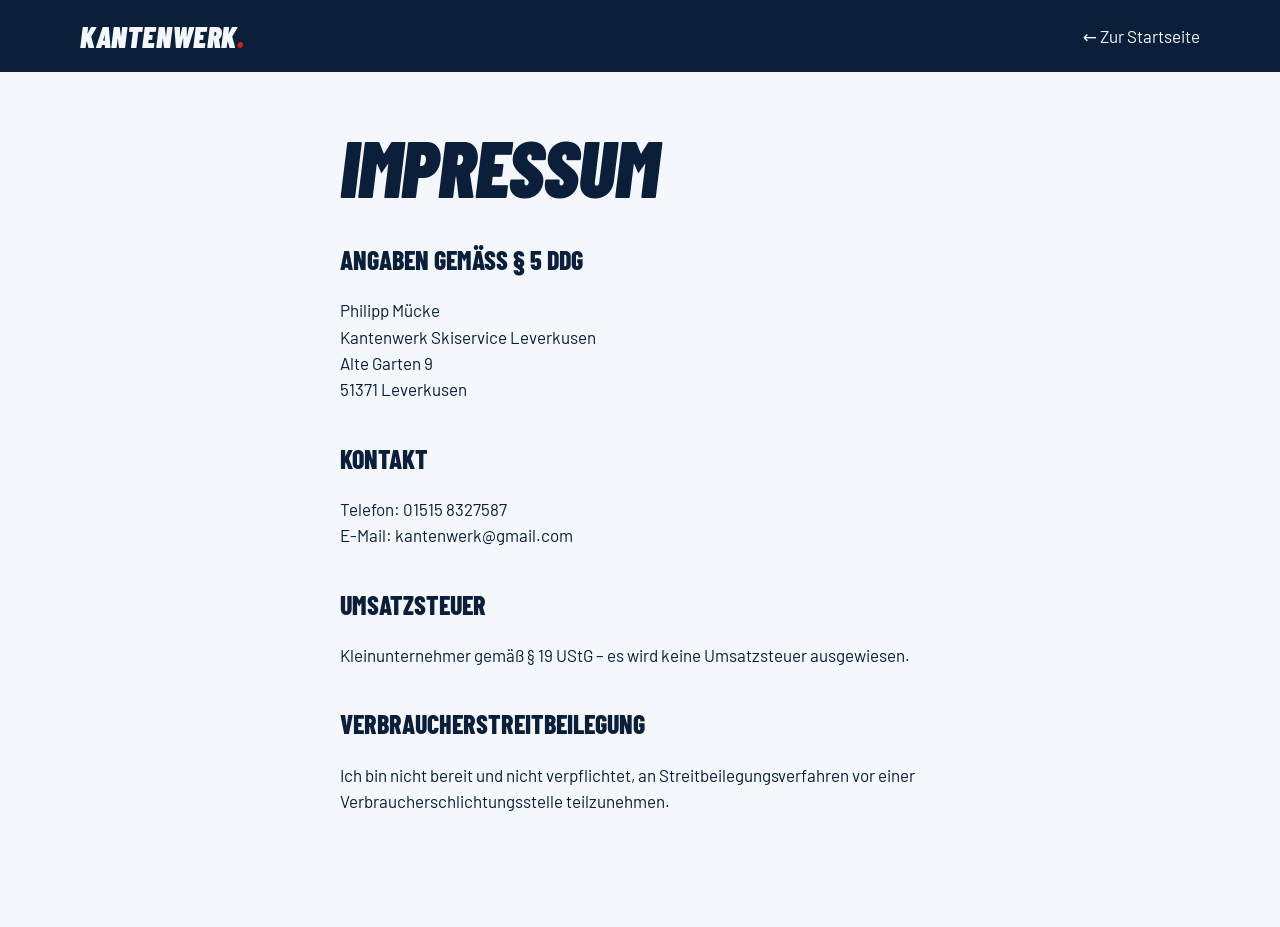
<file: impressum.html>
<!doctype html>
<html lang="de">
<head>
<meta charset="utf-8">
<meta name="viewport" content="width=device-width, initial-scale=1">
<title>Impressum | Kantenwerk</title>
<meta name="robots" content="noindex">
<link rel="icon" href="favicon.svg" type="image/svg+xml">
<link rel="stylesheet" href="style.css">
</head>
<body>
<header class="topbar"><div class="wrap"><a class="logo" href="index.html">Kantenwerk<span>.</span></a><a class="back" href="index.html">← Zur Startseite</a></div></header>
<main class="legal">
<h1 class="display">Impressum</h1>

<h2>Angaben gemäß § 5 DDG</h2>
<p>Philipp Mücke<br>Kantenwerk Skiservice Leverkusen<br>Alte Garten 9<br>51371 Leverkusen</p>

<h2>Kontakt</h2>
<p>Telefon: 01515 8327587<br>E-Mail: kantenwerk@gmail.com</p>

<h2>Umsatzsteuer</h2>
<p>Kleinunternehmer gemäß § 19 UStG – es wird keine Umsatzsteuer ausgewiesen.</p>

<h2>Verbraucherstreitbeilegung</h2>
<p>Ich bin nicht bereit und nicht verpflichtet, an Streitbeilegungsverfahren vor einer Verbraucherschlichtungsstelle teilzunehmen.</p>

</main>
</body>
</html>
</file>
<file: style.css>
/* ===== Schriften (lokal gehostet – keine Verbindung zu Google, DSGVO-freundlich) ===== */
@font-face{font-family:"Barlow";src:url(fonts/barlow-latin-400-normal.woff2) format("woff2");font-weight:400;font-display:swap}
@font-face{font-family:"Barlow";src:url(fonts/barlow-latin-500-normal.woff2) format("woff2");font-weight:500;font-display:swap}
@font-face{font-family:"Barlow";src:url(fonts/barlow-latin-600-normal.woff2) format("woff2");font-weight:600;font-display:swap}
@font-face{font-family:"Barlow Condensed";src:url(fonts/barlow-condensed-latin-800-normal.woff2) format("woff2");font-weight:800;font-style:normal;font-display:swap}
@font-face{font-family:"Barlow Condensed";src:url(fonts/barlow-condensed-latin-800-italic.woff2) format("woff2");font-weight:800;font-style:italic;font-display:swap}
@font-face{font-family:"Barlow Condensed";src:url(fonts/barlow-condensed-latin-900-italic.woff2) format("woff2");font-weight:900;font-style:italic;font-display:swap}
@font-face{font-family:"JetBrains Mono";src:url(fonts/jetbrains-mono-latin-500-normal.woff2) format("woff2");font-weight:500;font-display:swap}
@font-face{font-family:"JetBrains Mono";src:url(fonts/jetbrains-mono-latin-700-normal.woff2) format("woff2");font-weight:700;font-display:swap}

/* ===== Farben – hier zentral ändern ===== */
:root{
  --navy:#0B1F3A; --navy-2:#16304F; --line:#3A5578;
  --red:#C8231C; --blue:#1B57C4;
  --ice:#E6EEF7; --snow:#F4F8FC; --white:#FFFFFF;
  --text:#0B1F3A; --muted:#3C5270; --muted-dark:#C3D2E4;
  --display:"Barlow Condensed","Arial Narrow",sans-serif;
  --body:"Barlow",system-ui,sans-serif;
  --mono:"JetBrains Mono",ui-monospace,monospace;
  --pad:20px;
}
@media (min-width:768px){:root{--pad:48px}}
@media (min-width:1200px){:root{--pad:80px}}

*{box-sizing:border-box}
html{scroll-behavior:smooth}
p,li,summary{text-wrap:pretty}
body{margin:0;background:var(--snow);color:var(--text);font-family:var(--body);font-size:17px;line-height:1.55;-webkit-font-smoothing:antialiased}
img{max-width:100%;display:block}
a{color:inherit}
[hidden]{display:none!important}
:focus-visible{outline:3px solid currentColor;outline-offset:4px}
.wrap{width:100%;max-width:1440px;margin:0 auto;padding:0 var(--pad)}
.skip{position:absolute;left:-9999px}.skip:focus{left:16px;top:16px;background:#fff;padding:8px 12px;z-index:99}

/* Typo */
.display{font-family:var(--display);font-style:italic;font-weight:900;text-transform:uppercase;line-height:.95;letter-spacing:-.01em;margin:0;padding-top:.1em;text-wrap:balance}
.h2{font-size:clamp(52px,8vw,96px);line-height:1.05}
.kicker{font-family:var(--mono);font-size:14px;letter-spacing:.1em;text-transform:uppercase;color:var(--red);margin:0 0 16px}
.lead{font-size:clamp(18px,2vw,22px);line-height:1.5;margin:0}
section{scroll-margin-top:72px}

/* Buttons */
.btn{display:inline-flex;align-items:center;justify-content:center;min-height:56px;padding:0 32px;font-family:var(--display);font-style:italic;font-weight:800;font-size:22px;text-transform:uppercase;letter-spacing:.03em;text-decoration:none;border:0;cursor:pointer;transform:skewX(-8deg);transition:transform .15s,filter .15s}
.btn:hover{filter:brightness(1.1);transform:skewX(-8deg) translateY(-2px)}
.btn:active{transform:skewX(-8deg) translateY(1px) scale(.98);filter:brightness(.95);transition-duration:.08s}
.btn-red{background:var(--red);color:#fff}
.btn-navy{background:var(--navy);color:#fff}

/* ===== Header / Hero ===== */
.hero{position:relative;background:var(--navy);color:var(--snow);overflow:hidden;min-height:100svh;display:flex;flex-direction:column}
.gates{position:absolute;inset:0;pointer-events:none}
.gate{position:absolute;top:-10%;height:120%;width:clamp(56px,10vw,150px);transform:skewX(-16deg)}
.gate.r{background:var(--red);right:clamp(90px,14vw,190px)}
.gate.b{background:var(--blue);right:clamp(10px,1.5vw,20px)}
.nav{position:relative;z-index:2;display:flex;align-items:center;justify-content:space-between;height:80px}
.logo{font-family:var(--display);font-style:italic;font-weight:900;font-size:30px;text-transform:uppercase;text-decoration:none;letter-spacing:.02em}
.logo span{color:var(--red)}
.nav ul{display:none;list-style:none;margin:0;padding:0;gap:32px;font-weight:600;text-transform:uppercase;letter-spacing:.06em;font-size:15px}
.nav ul a{text-decoration:none;padding:12px 0}
.nav ul a{transition:color .2s}
.nav ul a:hover{color:#8FC1FF}
.nav nav{display:flex;align-items:center;gap:32px}
.nav-cta{display:inline-flex;align-items:center;min-height:44px;padding:0 18px;background:var(--red);color:#fff;font-family:var(--display);font-style:italic;font-weight:800;font-size:18px;text-transform:uppercase;letter-spacing:.03em;text-decoration:none;transform:skewX(-8deg);transition:filter .2s,transform .2s}
.nav-cta:hover{filter:brightness(1.1)}
.nav-cta:active{transform:skewX(-8deg) scale(.97)}
@media (min-width:900px){.nav ul{display:flex}.nav-cta{display:none}}
.hero-body{position:relative;z-index:2;flex:1;display:flex;flex-direction:column;justify-content:flex-end;gap:24px;padding-bottom:clamp(56px,8vw,96px)}
.hero h1{font-size:clamp(64px,10vw,132px);max-width:10ch}
.hero .lead{max-width:40ch;color:var(--muted-dark)}
.eyebrow{font-family:var(--mono);font-weight:700;font-size:clamp(15px,1.6vw,20px);letter-spacing:.12em;text-transform:uppercase;color:#FF8A80;margin-bottom:-12px}
.chips{list-style:none;margin:0;padding:0;display:flex;flex-wrap:wrap;gap:10px}
.chips li{font-family:var(--display);font-style:italic;font-weight:800;font-size:clamp(18px,1.8vw,24px);text-transform:uppercase;letter-spacing:.03em;padding:6px 16px;border:2px solid var(--snow);transform:skewX(-8deg)}
.chips li:nth-child(odd){background:var(--snow);color:var(--navy)}
.sr-only{position:absolute;width:1px;height:1px;padding:0;margin:-1px;overflow:hidden;clip:rect(0,0,0,0);white-space:nowrap;border:0}
.pill{align-self:flex-start;display:inline-flex;align-items:center;gap:10px;min-height:38px;padding:0 16px;border:1px solid var(--line);border-radius:999px;font-family:var(--mono);font-size:13px;letter-spacing:.06em;background:rgba(11,31,58,.6)}
.pill i{width:8px;height:8px;border-radius:50%;background:#3DDC84}
.cta-row{display:flex;flex-wrap:wrap;align-items:center;gap:16px 24px}
.cta-row small{font-family:var(--mono);font-size:14px;color:var(--muted-dark)}
@media (max-width:599px){.gate.r{opacity:.55}.gate.b{opacity:.55}}

/* ===== Kennzahlen-Leiste ===== */
.stats{background:#fff;border-bottom:1px solid #D5DFEA}
.stats .wrap{display:grid;grid-template-columns:repeat(2,minmax(0,1fr));gap:24px;padding-top:32px;padding-bottom:32px}
@media (min-width:900px){.stats .wrap{grid-template-columns:repeat(4,minmax(0,1fr))}}
.stat b{display:block;font-family:var(--mono);font-weight:700;font-size:clamp(28px,3vw,40px);line-height:1.1}
.stat:nth-child(odd) b{color:var(--blue)}.stat:nth-child(even) b{color:var(--red)}
.stat span{font-size:15px;color:var(--muted)}

/* ===== Preise ===== */
.block{padding:clamp(72px,10vw,120px) 0 clamp(84px,11.5vw,140px)}
.block-head{display:flex;flex-wrap:wrap;justify-content:space-between;align-items:flex-end;gap:24px;margin-bottom:48px}
.block-head p{max-width:380px;margin:0;color:var(--muted);font-size:16px}
.bibs{display:grid;gap:20px;grid-template-columns:1fr}
@media (min-width:640px){.bibs{grid-template-columns:repeat(2,minmax(0,1fr))}}
@media (min-width:1100px){.bibs{grid-template-columns:repeat(4,minmax(0,1fr));gap:24px}}
.bib{position:relative;background:#fff;border:2px solid var(--navy);display:flex;flex-direction:column;transition:transform .25s cubic-bezier(.2,.8,.2,1),box-shadow .25s}
.bib-top{display:flex;justify-content:space-between;align-items:center;padding:16px 22px;color:#fff;background:var(--blue)}
.bib:nth-child(even) .bib-top{background:var(--red)}
.bib-top span{font-family:var(--mono);font-size:12px;letter-spacing:.1em}
.bib-top strong{font-family:var(--display);font-weight:800;font-size:52px;line-height:1}
.bib-body{padding:24px 22px;display:flex;flex-direction:column;gap:12px;flex:1}
.bib h3{margin:0;font-family:var(--display);font-weight:800;font-size:30px;text-transform:uppercase}
.bib p{margin:0;color:var(--muted);font-size:16px;flex:1}
.price{font-family:var(--mono);font-weight:700;font-size:34px}
.bib.dark{background:var(--navy);color:var(--snow)}
.bib.dark p{color:var(--muted-dark)}
.extras{display:grid;gap:0 24px;grid-template-columns:1fr;margin-top:40px}
@media (min-width:900px){.extras{grid-template-columns:repeat(3,minmax(0,1fr))}}
.extras div{display:flex;justify-content:space-between;gap:16px;padding:18px 0;border-top:2px solid var(--navy)}
.extras b{font-family:var(--mono)}
.fineprint{margin:24px 0 0;font-size:15px;color:var(--muted)}

/* ===== Ablauf ===== */
.ice{background:var(--ice)}
.steps{display:grid;gap:40px 24px;grid-template-columns:1fr;margin-top:48px}
@media (min-width:640px){.steps{grid-template-columns:repeat(2,minmax(0,1fr))}}
@media (min-width:1100px){.steps{grid-template-columns:repeat(4,minmax(0,1fr))}}
.flag{width:60px;height:84px;display:flex;align-items:center;justify-content:center;color:#fff;font-family:var(--display);font-weight:800;font-size:42px;transform:skewX(-10deg);background:var(--red);margin-bottom:16px}
.step:nth-child(even) .flag{background:var(--blue)}
.step h3{margin:0 0 8px;font-family:var(--display);font-weight:800;font-size:28px;text-transform:uppercase}
.step p{margin:0;color:var(--muted)}

/* ===== Über mich ===== */
.driver{background:var(--navy);color:var(--snow)}
.driver .wrap{display:grid;gap:48px;grid-template-columns:1fr;align-items:center}
@media (min-width:1000px){.driver .wrap{grid-template-columns:7fr 5fr;gap:80px}}
.driver .kicker{color:#FF8A80}
.driver p{color:var(--muted-dark);font-size:19px;margin:24px 0}
.results{border-top:1px solid var(--line);font-family:var(--mono);font-size:15px}
.results div{display:flex;justify-content:space-between;gap:16px;padding:14px 0;border-bottom:1px solid var(--line)}
.results span:first-child{color:var(--muted-dark)}
.photo{aspect-ratio:4/5;background:var(--navy-2);border:2px dashed var(--line);display:flex;align-items:center;justify-content:center;text-align:center;padding:24px;font-family:var(--mono);font-size:14px;color:var(--muted-dark);overflow:hidden}
.photo img{width:100%;height:100%;object-fit:cover}

/* ===== Kontakt ===== */
.contact{background:var(--red);color:#fff}
.contact .wrap{display:grid;gap:48px;grid-template-columns:1fr}
@media (min-width:1000px){.contact .wrap{grid-template-columns:5fr 6fr;gap:80px}}
.contact h2{font-size:clamp(60px,9vw,112px)}
.channels{display:flex;flex-direction:column;gap:14px;margin-top:32px;font-family:var(--mono);font-size:17px}
.channels a{text-decoration:none;display:inline-flex;align-items:center;gap:12px;min-height:44px}
.channels a{text-underline-offset:4px;transition:opacity .2s}
.channels a:hover{text-decoration:underline}
.channel{display:inline-flex;align-items:center;gap:12px;min-height:44px}
.channels svg{flex:none}
form{background:#fff;color:var(--navy);padding:clamp(24px,4vw,40px);display:grid;gap:18px}
.row2{display:grid;gap:18px;grid-template-columns:1fr}
@media (min-width:600px){.row2{grid-template-columns:1fr 1fr}}
label{display:flex;flex-direction:column;gap:8px;font-size:15px;font-weight:600}
input,select,textarea{font:inherit;font-size:17px;text-transform:none;letter-spacing:0;font-weight:400;color:var(--navy);border:2px solid var(--navy);border-radius:0;padding:12px 14px;background:#fff;min-height:52px;width:100%}
textarea{resize:vertical;min-height:110px}
.consent{flex-direction:row;align-items:flex-start;gap:10px;text-transform:none;letter-spacing:0;font-weight:400;font-size:14px;color:var(--muted)}
.consent input{width:22px;min-height:22px;height:22px;margin:2px 0 0;flex:none}
.hp{display:none}
form .btn{justify-self:start}

/* ===== Footer ===== */
footer{background:var(--navy);color:var(--muted-dark);font-size:15px}
footer .wrap{display:flex;flex-wrap:wrap;justify-content:space-between;gap:16px;padding-top:28px;padding-bottom:28px}
footer nav{display:flex;flex-wrap:wrap;gap:24px}
footer a{text-decoration:none;min-height:44px;display:inline-flex;align-items:center}
footer a{transition:color .2s}
footer a:hover{color:#fff}

/* ===== Rechtstexte ===== */
.legal{max-width:760px;margin:0 auto;padding:48px var(--pad) 96px}
.legal h1{font-size:clamp(48px,8vw,80px);margin-bottom:32px}
.legal h2{font-family:var(--display);font-weight:800;text-transform:uppercase;font-size:26px;margin:36px 0 8px}
.legal .todo{background:#FFF1C2;padding:12px 16px;border-left:4px solid var(--red)}
.topbar{background:var(--navy);color:var(--snow)}
.topbar .wrap{display:flex;align-items:center;justify-content:space-between;height:72px}

/* ===== FAQ ===== */
.faqs{margin-top:48px;border-top:2px solid var(--navy);max-width:900px}
.faq{border-bottom:2px solid var(--navy)}
.faq summary{cursor:pointer;list-style:none;display:flex;justify-content:space-between;align-items:center;gap:24px;padding:22px 0;min-height:44px;font-family:var(--body);font-weight:600;font-size:clamp(18px,1.9vw,22px);line-height:1.15}
.faq summary::-webkit-details-marker{display:none}
.faq summary::after{content:"+";font-family:var(--mono);font-size:28px;color:var(--red);flex:none}
.faq[open] summary::after{content:"–"}
.faq p{margin:0 0 24px;max-width:70ch;color:var(--muted)}
.faq .angles{display:grid;grid-template-columns:1fr;gap:12px;margin:8px 0 24px}
@media(min-width:520px){.faq .angles{grid-template-columns:repeat(2,minmax(0,1fr))}}
@media(min-width:760px){.faq .angles{grid-template-columns:repeat(3,minmax(0,1fr));gap:16px}}
.acard{background:#fff;border:2px solid var(--navy);padding:16px;display:flex;flex-direction:column;gap:12px}
.acard h4{margin:0;font-family:var(--display);font-weight:800;font-size:19px;text-transform:uppercase;line-height:1.1}
.acard .vals{display:grid;grid-template-columns:1fr 1fr;gap:8px}
.acard .vals div{display:flex;flex-direction:column;gap:2px}
.acard .vals b{font-family:var(--mono);font-weight:700;font-size:clamp(18px,2vw,24px);line-height:1.1;white-space:nowrap}
.acard .vb{color:var(--blue)}.acard .vs{color:var(--red)}
.acard .vals span{font-family:var(--mono);font-size:11px;letter-spacing:.06em;text-transform:uppercase;color:var(--muted)}
.acard p{margin:0!important;font-size:15px;line-height:1.4;color:var(--muted)}

/* Gradzeichen: im Fließtext kleiner und mit etwas Abstand */
.deg{font-size:.72em;position:relative;top:-.12em;margin-left:.03em;margin-right:.1em}
.stat b .deg,.acard .vals b .deg,.acard .vals span .deg,.price .deg,.results span .deg{font-size:inherit;color:inherit;letter-spacing:inherit;top:0;margin:0}

.formnote{margin:0;font-size:14px;color:var(--muted)}

/* ===== Formular-Zustände ===== */
input,select,textarea{transition:border-color .2s,box-shadow .2s}
input:hover,select:hover,textarea:hover{border-color:var(--blue)}
input:user-invalid,textarea:user-invalid{border-color:var(--red);box-shadow:0 0 0 3px rgba(200,35,28,.15)}
.field-hint{display:none;font-size:13px;font-weight:500;color:var(--red)}
label:has(:user-invalid) .field-hint{display:block}

/* ===== Struktur statt Inline-Styles ===== */
.steps{list-style:none;padding:0;margin-bottom:0}
.topbar .back{text-decoration:none;min-height:44px;display:inline-flex;align-items:center;transition:color .2s}
.topbar .back:hover{color:#8FC1FF}
.kicker-light{color:#FF8A80}

/* ===== Struktur auf den dunklen Flächen: feines Korn wie Pistenschnee ===== */
.hero::before,.driver::before{content:"";position:absolute;inset:0;pointer-events:none;opacity:.035;mix-blend-mode:screen;
  background-image:url("data:image/svg+xml,%3Csvg xmlns='http://www.w3.org/2000/svg' width='160' height='160'%3E%3Cfilter id='n'%3E%3CfeTurbulence type='fractalNoise' baseFrequency='.9' numOctaves='2' stitchTiles='stitch'/%3E%3CfeColorMatrix values='0 0 0 0 1 0 0 0 0 1 0 0 0 0 1 0 0 0 .9 0'/%3E%3C/filter%3E%3Crect width='100%25' height='100%25' filter='url(%23n)'/%3E%3C/svg%3E")}
.driver{position:relative}
.driver .wrap{position:relative}

/* ===== FAQ: Hover-Zustand ===== */
.faq summary{transition:color .2s}
.faq summary:hover{color:var(--blue)}

/* ===== 404 ===== */
.notfound-links{display:flex;flex-wrap:wrap;gap:16px 28px;font-family:var(--mono);font-size:16px}
.notfound-links a{color:var(--muted-dark);text-underline-offset:4px}
.notfound-links a:hover{color:#fff}

/* ===== Weniger Bewegung, wenn gewünscht ===== */
@media (prefers-reduced-motion:reduce){
  html{scroll-behavior:auto}
  *,*::before,*::after{transition:none!important;animation:none!important}
}

/* ===== Hover-Effekte (nur auf Geräten mit Maus/Trackpad) ===== */
.arrow{display:inline-block;margin-left:.35em;transition:transform .25s cubic-bezier(.2,.8,.2,1)}
.btn{position:relative;overflow:hidden;isolation:isolate}
.btn::after{content:"";position:absolute;inset:-2px auto -2px -40%;width:30%;z-index:-1;background:rgba(255,255,255,.18);transform:skewX(-20deg) translateX(-120%);transition:transform .45s cubic-bezier(.2,.8,.2,1)}
.bib-cta{display:inline-flex;align-items:center;min-height:44px;margin-top:4px;font-weight:600;font-size:15px;color:var(--blue);text-decoration:none}
.bib-cta::before{content:"";position:absolute;inset:0;z-index:1}
.bib.dark .bib-cta{color:#8FC1FF}
.bib-top strong{transition:transform .25s cubic-bezier(.2,.8,.2,1)}
.nav ul a{position:relative}
.nav ul a::after,footer nav a::after,.topbar .back::after{content:"";position:absolute;left:0;right:0;bottom:6px;height:2px;background:var(--red);transform:scaleX(0);transform-origin:left;transition:transform .25s cubic-bezier(.2,.8,.2,1)}
footer nav a,.topbar .back{position:relative}
.channels svg{transition:transform .25s cubic-bezier(.2,.8,.2,1)}
.faq summary::after{transition:transform .25s cubic-bezier(.2,.8,.2,1)}
@media (hover:hover){
  .btn:hover::after{transform:skewX(-20deg) translateX(560%)}
  .btn:hover .arrow,.bib:hover .arrow,.bib-cta:focus-visible .arrow{transform:translateX(6px)}
  .bib:hover{transform:translateY(-6px);box-shadow:0 14px 0 -4px rgba(11,31,58,.14),0 22px 40px -18px rgba(11,31,58,.45)}
  .bib:hover .bib-top strong{transform:translateX(-4px) scale(1.06)}
  .bib:hover .bib-cta{text-decoration:underline;text-underline-offset:4px}
  .nav ul a:hover::after,footer nav a:hover::after,.topbar .back:hover::after{transform:scaleX(1)}
  .channels a:hover svg{transform:translateX(3px)}
  .faq:not([open]) summary:hover::after{transform:rotate(90deg)}
}
.bib:focus-within{outline:3px solid var(--navy);outline-offset:4px}
.bib-cta:focus-visible{outline:none}

/* ===== Preisrechner ===== */
.calc{margin-top:56px;border:2px solid var(--navy);background:#fff;display:grid;grid-template-columns:1fr}
@media (min-width:900px){.calc{grid-template-columns:7fr 5fr}}
.calc-head{grid-column:1/-1;padding:28px clamp(20px,3vw,40px) 0}
.calc-head .kicker{margin-bottom:8px}
.calc-title{font-size:clamp(34px,4vw,52px)}
.calc-form{background:transparent;padding:24px clamp(20px,3vw,40px) clamp(24px,3vw,40px);display:grid;gap:18px;align-content:start}
.calc-row{display:grid;gap:18px;grid-template-columns:1fr 1fr}
.calc-check{color:var(--muted)}
.calc-result{background:var(--navy);color:var(--snow);padding:clamp(24px,3vw,40px);display:flex;flex-direction:column;gap:14px;position:relative;overflow:hidden}
.calc-result::before{content:"";position:absolute;top:-20%;right:24px;width:44px;height:140%;background:var(--red);transform:skewX(-16deg);opacity:.9}
.calc-result::after{content:"";position:absolute;top:-20%;right:-30px;width:44px;height:140%;background:var(--blue);transform:skewX(-16deg);opacity:.9}
.calc-result > *{position:relative;z-index:1}
.calc-label{font-family:var(--mono);font-size:13px;letter-spacing:.12em;text-transform:uppercase;color:#FF8A80}
.calc-total{font-family:var(--mono);font-weight:700;font-size:clamp(44px,5vw,64px);line-height:1;font-variant-numeric:tabular-nums}
.calc-lines{list-style:none;margin:0;padding:0;font-family:var(--mono);font-size:14px;color:var(--muted-dark);display:grid;gap:4px;min-height:1.4em}
.calc-tip{margin:0;font-size:15px;color:var(--snow);border-left:3px solid var(--red);padding-left:12px}
.calc-result .btn{align-self:flex-start;margin-top:auto}

/* ===== Winkel-Finder ===== */
.finder{background:transparent;padding:0;display:grid;gap:28px;grid-template-columns:1fr}
@media (min-width:1000px){.finder{grid-template-columns:7fr 5fr;column-gap:56px}.finder-result{grid-column:2;grid-row:1/span 3;align-self:start;position:sticky;top:24px}}
.finder fieldset{border:0;margin:0;padding:0;min-width:0}
.finder legend{display:flex;align-items:center;gap:14px;padding:0;margin-bottom:14px;font-family:var(--display);font-weight:800;font-size:clamp(22px,2.4vw,28px);text-transform:uppercase;line-height:1.1}
.finder legend span{display:inline-flex;align-items:center;justify-content:center;width:40px;height:52px;flex:none;background:var(--red);color:#fff;font-size:28px;transform:skewX(-10deg)}
.finder fieldset:nth-of-type(2) legend span{background:var(--blue)}
.pills{display:flex;flex-wrap:wrap;gap:10px}
.pills label{flex-direction:row;gap:0;font-size:16px;font-weight:600;cursor:pointer}
.pills input{position:absolute;opacity:0;width:1px;height:1px}
.pills span{display:inline-flex;align-items:center;min-height:48px;padding:0 18px;border:2px solid var(--navy);background:#fff;color:var(--navy);transition:background .2s,color .2s,transform .2s}
.pills input:checked + span{background:var(--navy);color:#fff}
.pills input:focus-visible + span{outline:3px solid var(--navy);outline-offset:3px}
@media (hover:hover){.pills label:hover span{transform:translateY(-2px)}.pills input:not(:checked) + span:hover{border-color:var(--blue);color:var(--blue)}}
.finder-result{background:var(--navy);color:var(--snow);padding:clamp(24px,3vw,36px);display:flex;flex-direction:column;gap:14px}
.finder-profil{margin:0;font-family:var(--display);font-style:italic;font-weight:900;font-size:clamp(30px,3.4vw,42px);text-transform:uppercase;line-height:1;text-wrap:balance}
.finder-vals{display:grid;grid-template-columns:1fr 1fr;gap:12px;padding:16px 0;border-top:1px solid var(--line);border-bottom:1px solid var(--line)}
.finder-vals div{display:flex;flex-direction:column;gap:4px}
.finder-vals b{font-family:var(--mono);font-weight:700;font-size:clamp(34px,4vw,48px);line-height:1;white-space:nowrap}
.finder-vals .vb{color:#8FC1FF}.finder-vals .vs{color:#FF8A80}
.finder-vals span{font-family:var(--mono);font-size:12px;letter-spacing:.08em;text-transform:uppercase;color:var(--muted-dark)}
.finder-text{margin:0;font-size:16px;color:var(--muted-dark)}
.finder-tipp{color:var(--snow);border-left:3px solid var(--red);padding-left:12px}
.finder-result .btn{align-self:flex-start}
.block-head .kicker{color:var(--red);max-width:none;font-size:14px}
.calc-row{align-items:end}
@media (max-width:599px){
  .finder-result .btn,.calc-result .btn{align-self:stretch;font-size:19px;padding:0 20px}
  .finder-vals b{font-size:30px}
}
</file>
